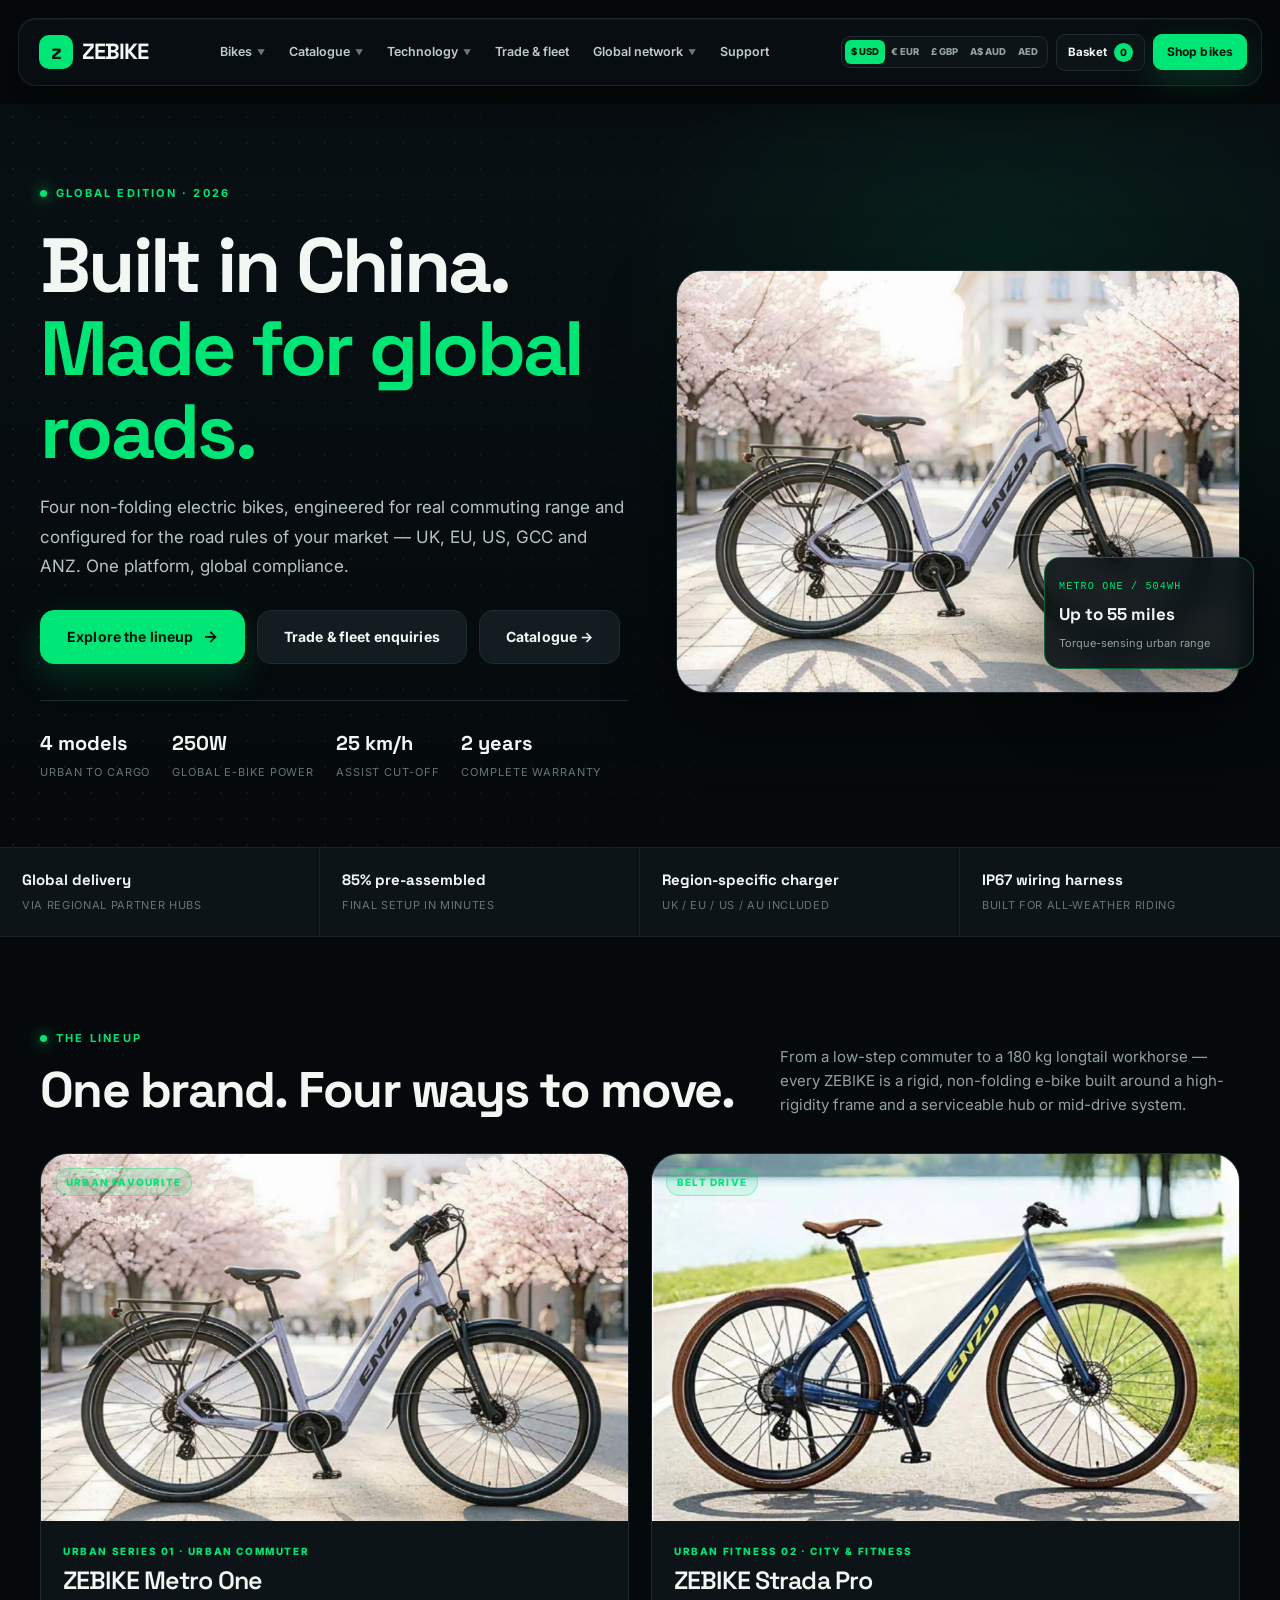
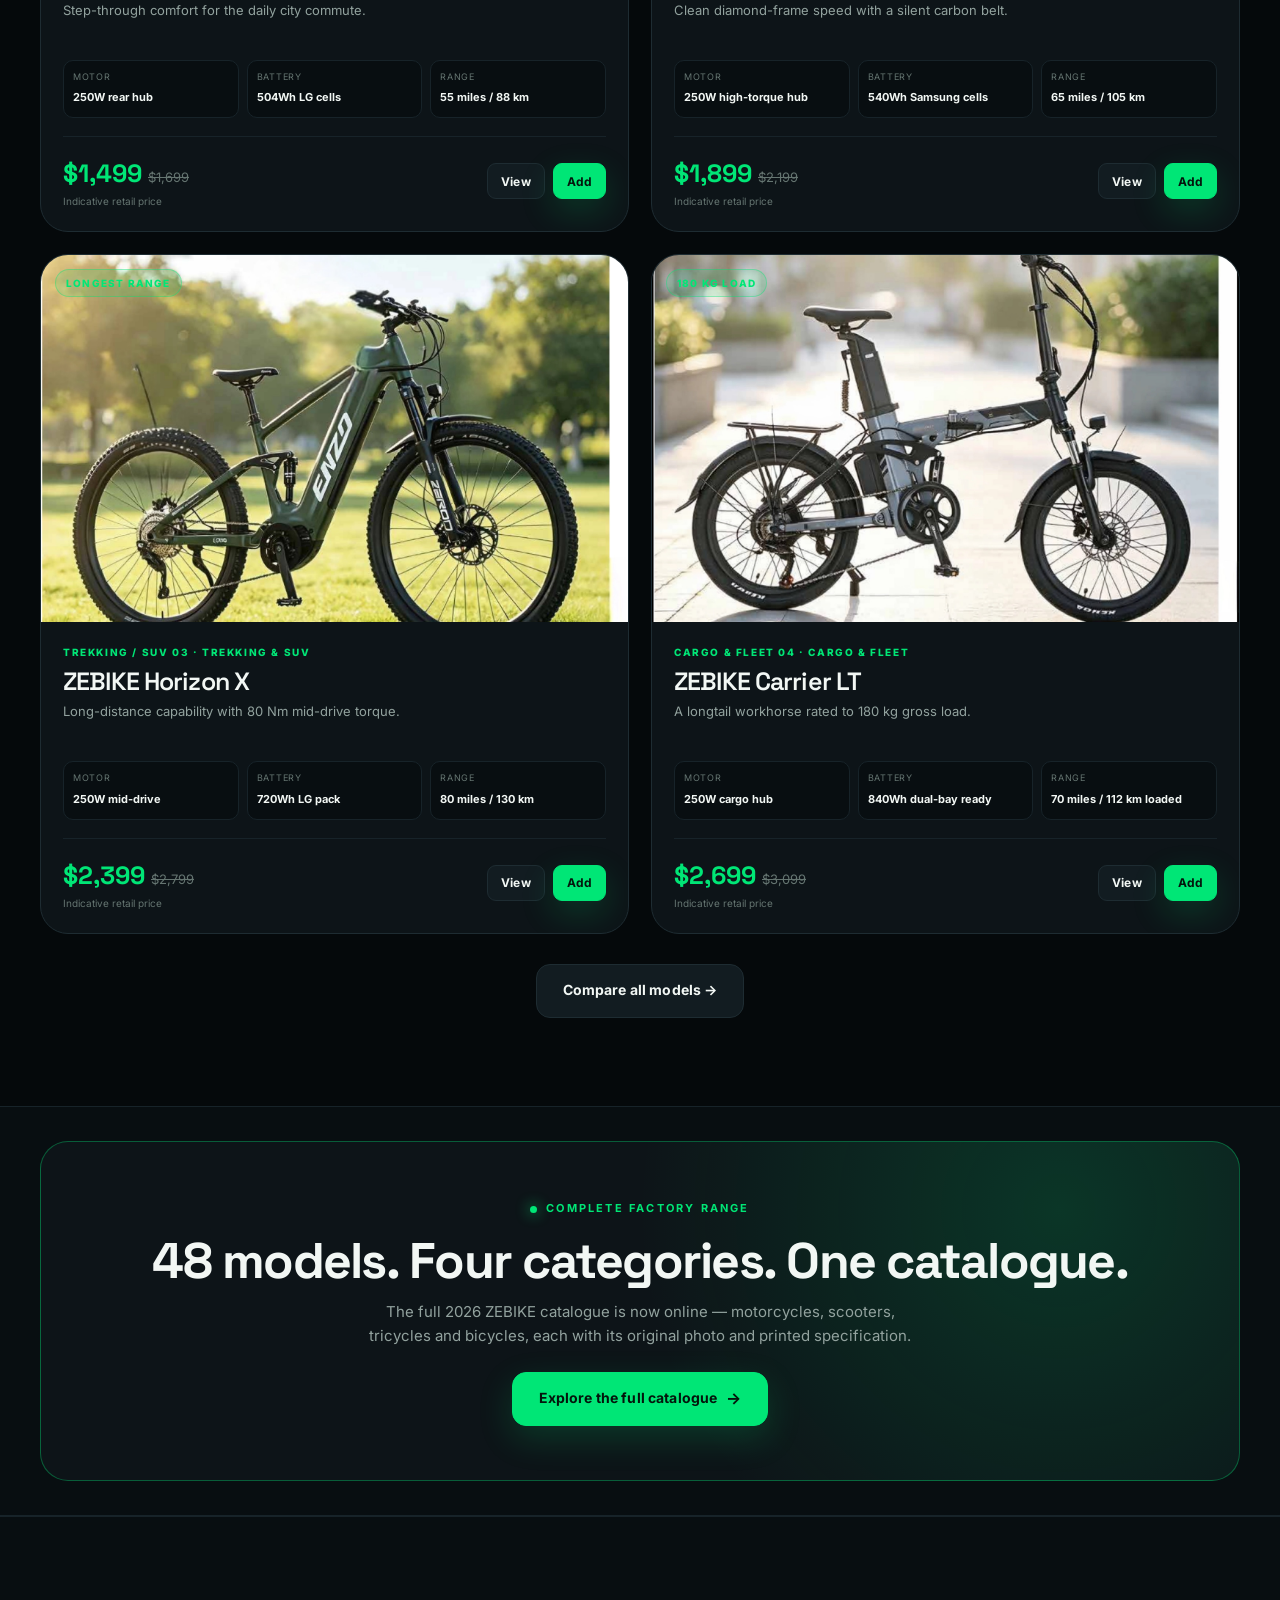
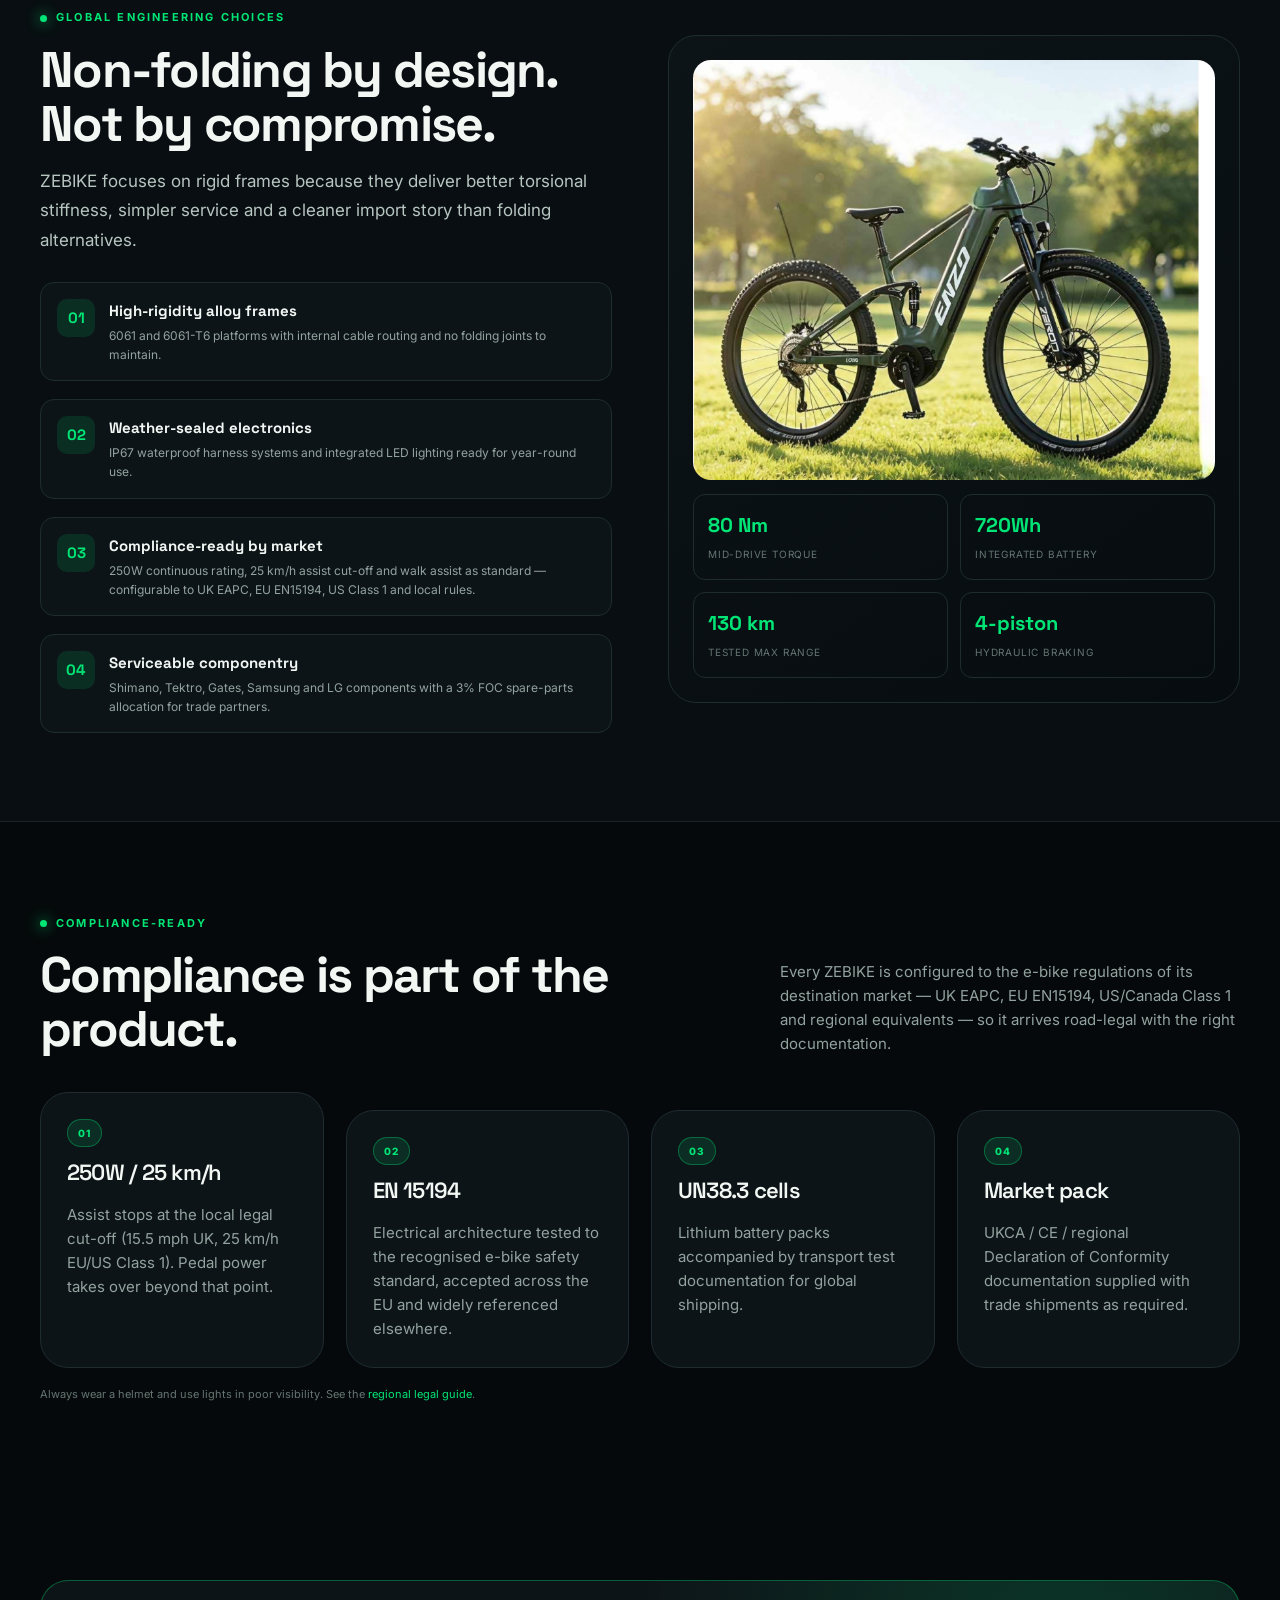
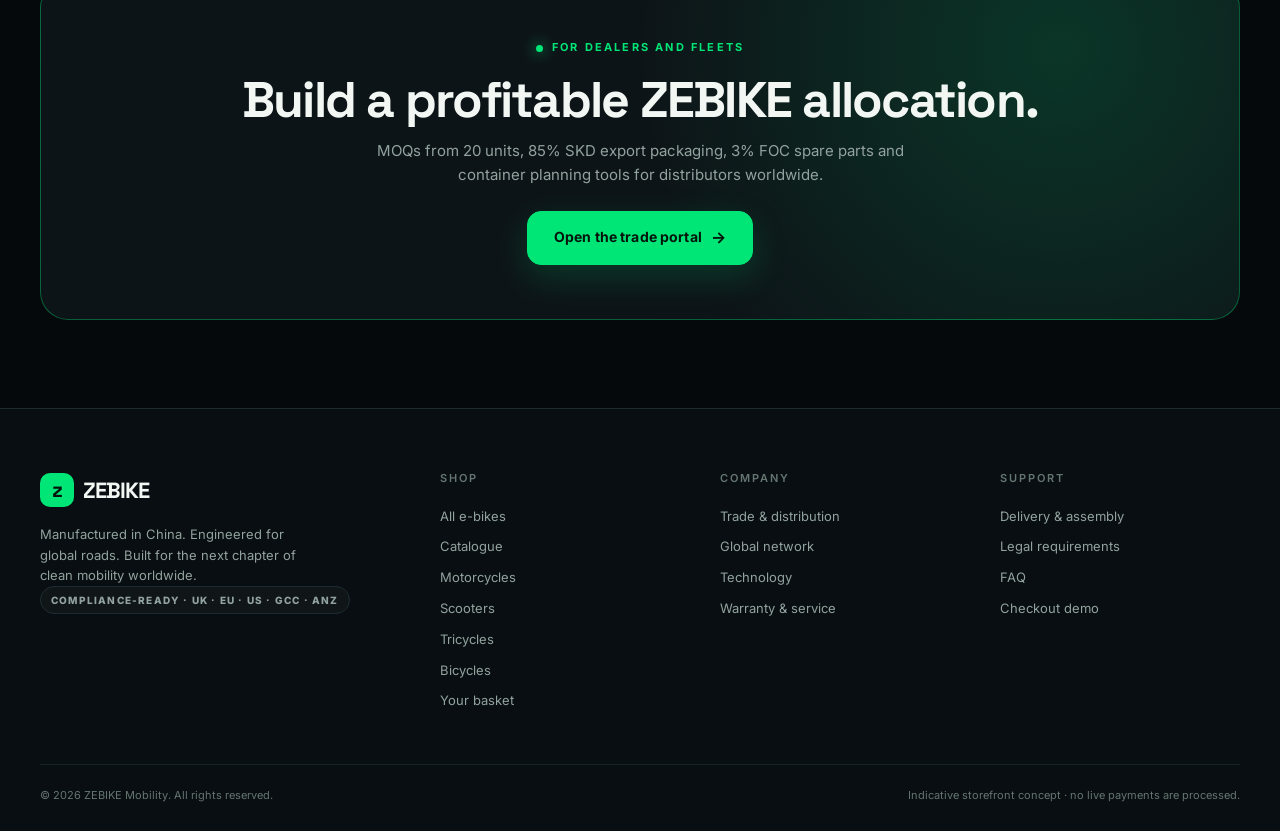
<file: index.html>
<!DOCTYPE html>
<html lang="en">
<head>
  <meta charset="UTF-8">
  <meta name="viewport" content="width=device-width, initial-scale=1.0">
  <meta name="description" content="ZEBIKE electric bikes — manufactured in China and engineered for global roads. Compliance-ready for UK, EU, US, GCC and ANZ markets. Explore the lineup.">
  <title>ZEBIKE E-Bikes | Built in China, Made for Global Roads</title>
  <link rel="stylesheet" href="assets/css/style.css">
</head>
<body>
  <div id="siteHeaderMount"></div>
  <main>
    <section class="hero">
      <div class="container hero-grid">
        <div>
          <span class="eyebrow">Global edition · 2026</span>
          <h1>Built in China.<br><span>Made for global roads.</span></h1>
          <p class="lead">Four non-folding electric bikes, engineered for real commuting range and configured for the road rules of your market — UK, EU, US, GCC and ANZ. One platform, global compliance.</p>
          <div class="hero-cta">
            <a class="btn btn-primary btn-lg btn-arrow" href="bikes.html">Explore the lineup</a>
            <a class="btn btn-lg" href="trade.html">Trade & fleet enquiries</a>
            <a class="btn btn-lg" href="catalog.html">Catalogue →</a>
          </div>
          <div class="hero-proof">
            <div><strong>4 models</strong><span>Urban to cargo</span></div>
            <div><strong>250W</strong><span>Global e-bike power</span></div>
            <div><strong>25 km/h</strong><span>Assist cut-off</span></div>
            <div><strong>2 years</strong><span>Complete warranty</span></div>
          </div>
        </div>
        <div class="hero-visual">
          <img src="assets/images/metro-one-photo.jpg" alt="ZEBIKE Metro One electric city bike">
          <div class="float-card"><span class="mono">METRO ONE / 504WH</span><strong>Up to 55 miles</strong><span>Torque-sensing urban range</span></div>
        </div>
      </div>
    </section>

    <div class="info-strip">
      <div><strong>Global delivery</strong><span>Via regional partner hubs</span></div>
      <div><strong>85% pre-assembled</strong><span>Final setup in minutes</span></div>
      <div><strong>Region-specific charger</strong><span>UK / EU / US / AU included</span></div>
      <div><strong>IP67 wiring harness</strong><span>Built for all-weather riding</span></div>
    </div>

    <section class="section">
      <div class="container">
        <div class="section-head">
          <div><span class="eyebrow">The lineup</span><h2 class="section-title">One brand. Four ways to move.</h2></div>
          <p>From a low-step commuter to a 180 kg longtail workhorse — every ZEBIKE is a rigid, non-folding e-bike built around a high-rigidity frame and a serviceable hub or mid-drive system.</p>
        </div>
        <div class="product-grid" data-product-grid data-limit="4"></div>
        <div class="text-center" style="margin-top:30px"><a class="btn btn-lg" href="bikes.html">Compare all models →</a></div>
      </div>
    </section>

    <section class="section section-alt" style="padding-top:34px;padding-bottom:34px">
      <div class="container"><div class="cta-band" style="margin:0">
        <span class="eyebrow">Complete factory range</span>
        <h2 style="margin-top:14px">48 models. Four categories. One catalogue.</h2>
        <p>The full 2026 ZEBIKE catalogue is now online — motorcycles, scooters, tricycles and bicycles, each with its original photo and printed specification.</p>
        <a class="btn btn-primary btn-lg btn-arrow" href="catalog.html">Explore the full catalogue</a>
      </div></div>
    </section>

    <section class="section section-alt">
      <div class="container split">
        <div>
          <span class="eyebrow">Global engineering choices</span>
          <h2 style="margin-top:14px">Non-folding by design. Not by compromise.</h2>
          <p class="lead" style="margin-top:16px">ZEBIKE focuses on rigid frames because they deliver better torsional stiffness, simpler service and a cleaner import story than folding alternatives.</p>
          <div class="feature-list">
            <div class="feature-item"><span class="feature-icon">01</span><div><strong>High-rigidity alloy frames</strong><p>6061 and 6061-T6 platforms with internal cable routing and no folding joints to maintain.</p></div></div>
            <div class="feature-item"><span class="feature-icon">02</span><div><strong>Weather-sealed electronics</strong><p>IP67 waterproof harness systems and integrated LED lighting ready for year-round use.</p></div></div>
            <div class="feature-item"><span class="feature-icon">03</span><div><strong>Compliance-ready by market</strong><p>250W continuous rating, 25 km/h assist cut-off and walk assist as standard — configurable to UK EAPC, EU EN15194, US Class 1 and local rules.</p></div></div>
            <div class="feature-item"><span class="feature-icon">04</span><div><strong>Serviceable componentry</strong><p>Shimano, Tektro, Gates, Samsung and LG components with a 3% FOC spare-parts allocation for trade partners.</p></div></div>
          </div>
        </div>
        <div class="visual-panel">
          <img src="assets/images/horizon-x-photo.jpg" alt="ZEBIKE Horizon X trekking e-bike">
          <div class="visual-panel-grid">
            <div class="mini-stat"><strong>80 Nm</strong><span>Mid-drive torque</span></div>
            <div class="mini-stat"><strong>720Wh</strong><span>Integrated battery</span></div>
            <div class="mini-stat"><strong>130 km</strong><span>Tested max range</span></div>
            <div class="mini-stat"><strong>4-piston</strong><span>Hydraulic braking</span></div>
          </div>
        </div>
      </div>
    </section>

    <section class="section">
      <div class="container">
        <div class="section-head">
          <div><span class="eyebrow">Compliance-ready</span><h2 class="section-title">Compliance is part of the product.</h2></div>
          <p>Every ZEBIKE is configured to the e-bike regulations of its destination market — UK EAPC, EU EN15194, US/Canada Class 1 and regional equivalents — so it arrives road-legal with the right documentation.</p>
        </div>
        <div class="grid grid-4">
          <div class="form-card"><span class="badge">01</span><h3 style="margin-top:14px">250W / 25 km/h</h3><p style="margin-top:8px">Assist stops at the local legal cut-off (15.5 mph UK, 25 km/h EU/US Class 1). Pedal power takes over beyond that point.</p></div>
          <div class="form-card"><span class="badge">02</span><h3 style="margin-top:14px">EN 15194</h3><p style="margin-top:8px">Electrical architecture tested to the recognised e-bike safety standard, accepted across the EU and widely referenced elsewhere.</p></div>
          <div class="form-card"><span class="badge">03</span><h3 style="margin-top:14px">UN38.3 cells</h3><p style="margin-top:8px">Lithium battery packs accompanied by transport test documentation for global shipping.</p></div>
          <div class="form-card"><span class="badge">04</span><h3 style="margin-top:14px">Market pack</h3><p style="margin-top:8px">UKCA / CE / regional Declaration of Conformity documentation supplied with trade shipments as required.</p></div>
        </div>
        <p class="form-note" style="margin-top:18px">Always wear a helmet and use lights in poor visibility. See the <a class="accent" href="support.html#eapc">regional legal guide</a>.</p>
      </div>
    </section>


    <section class="section">
      <div class="container">
        <div class="cta-band">
          <span class="eyebrow">For dealers and fleets</span>
          <h2 style="margin-top:14px">Build a profitable ZEBIKE allocation.</h2>
          <p>MOQs from 20 units, 85% SKD export packaging, 3% FOC spare parts and container planning tools for distributors worldwide.</p>
          <a class="btn btn-primary btn-lg btn-arrow" href="trade.html">Open the trade portal</a>
        </div>
      </div>
    </section>
  </main>
  <div id="siteFooterMount"></div>
  <script src="assets/js/products.js"></script>
  <script src="assets/js/app.js"></script>
</body>
</html>
</file>
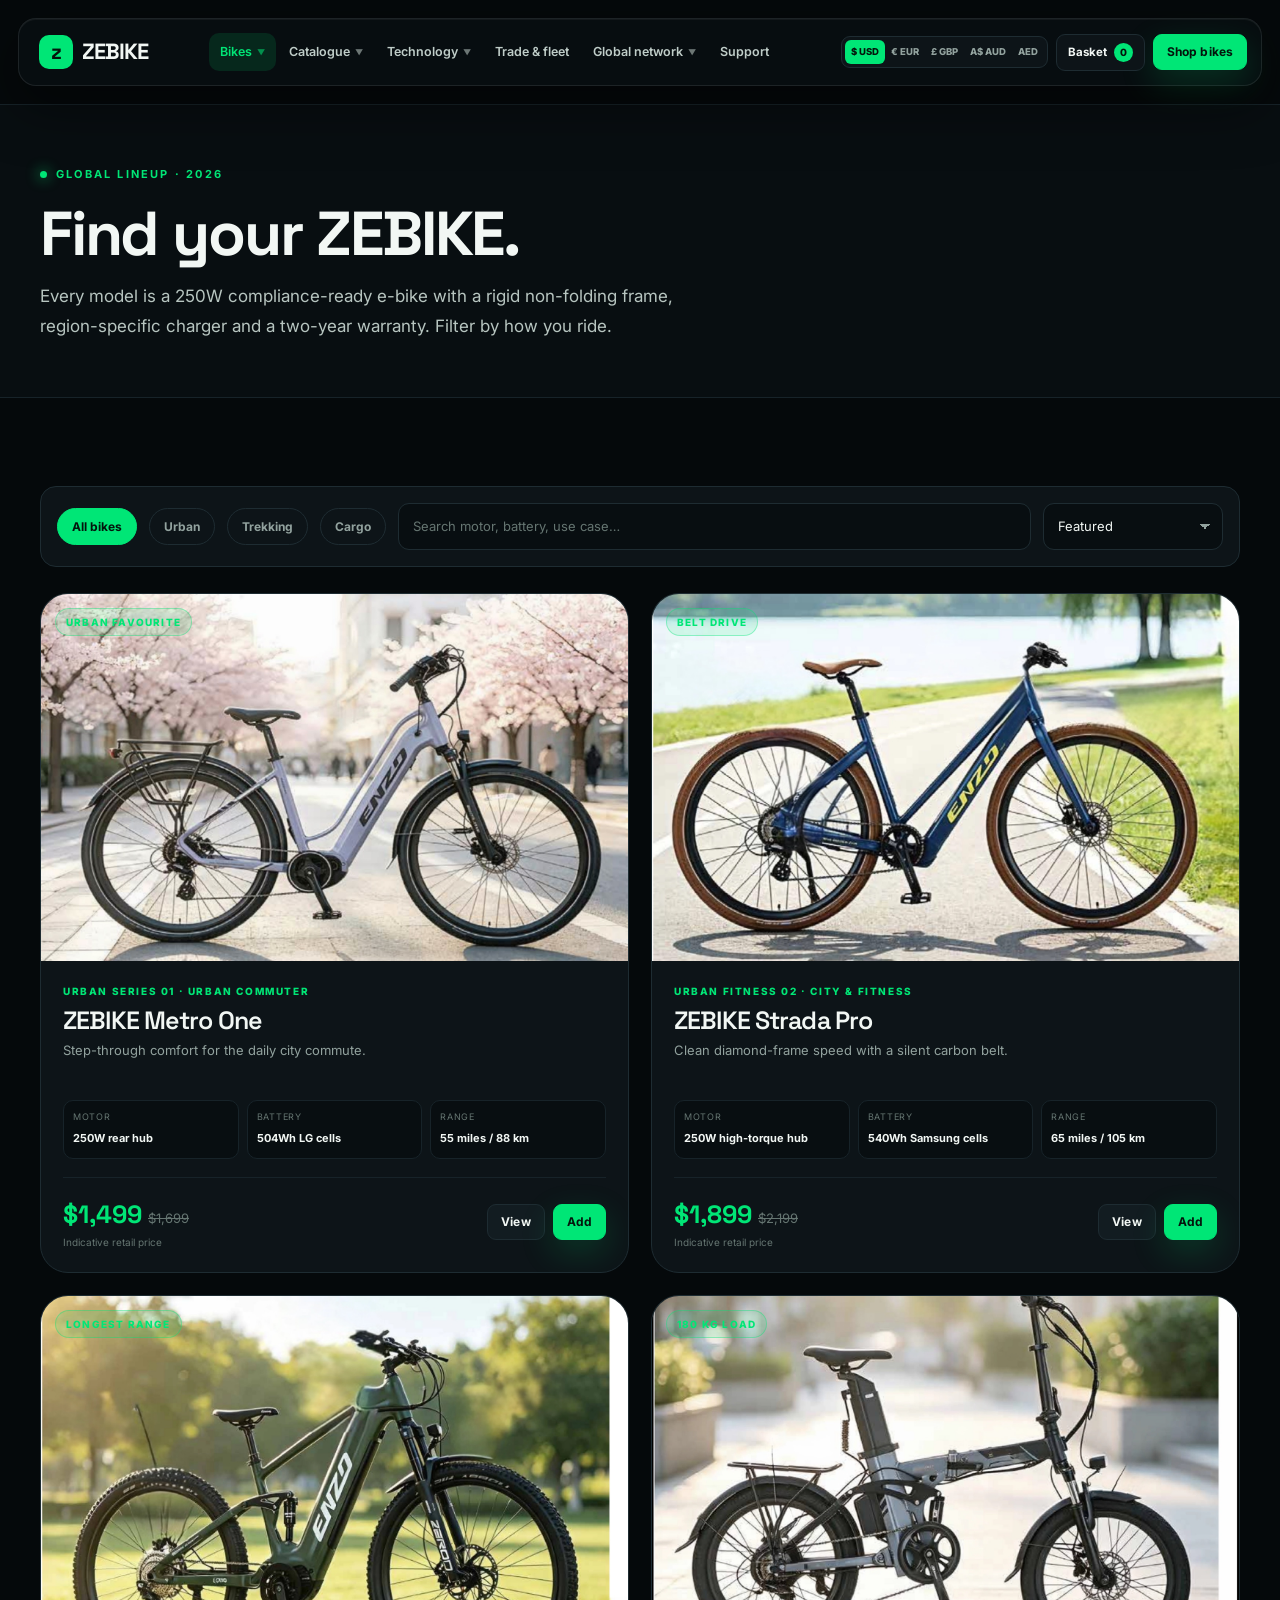
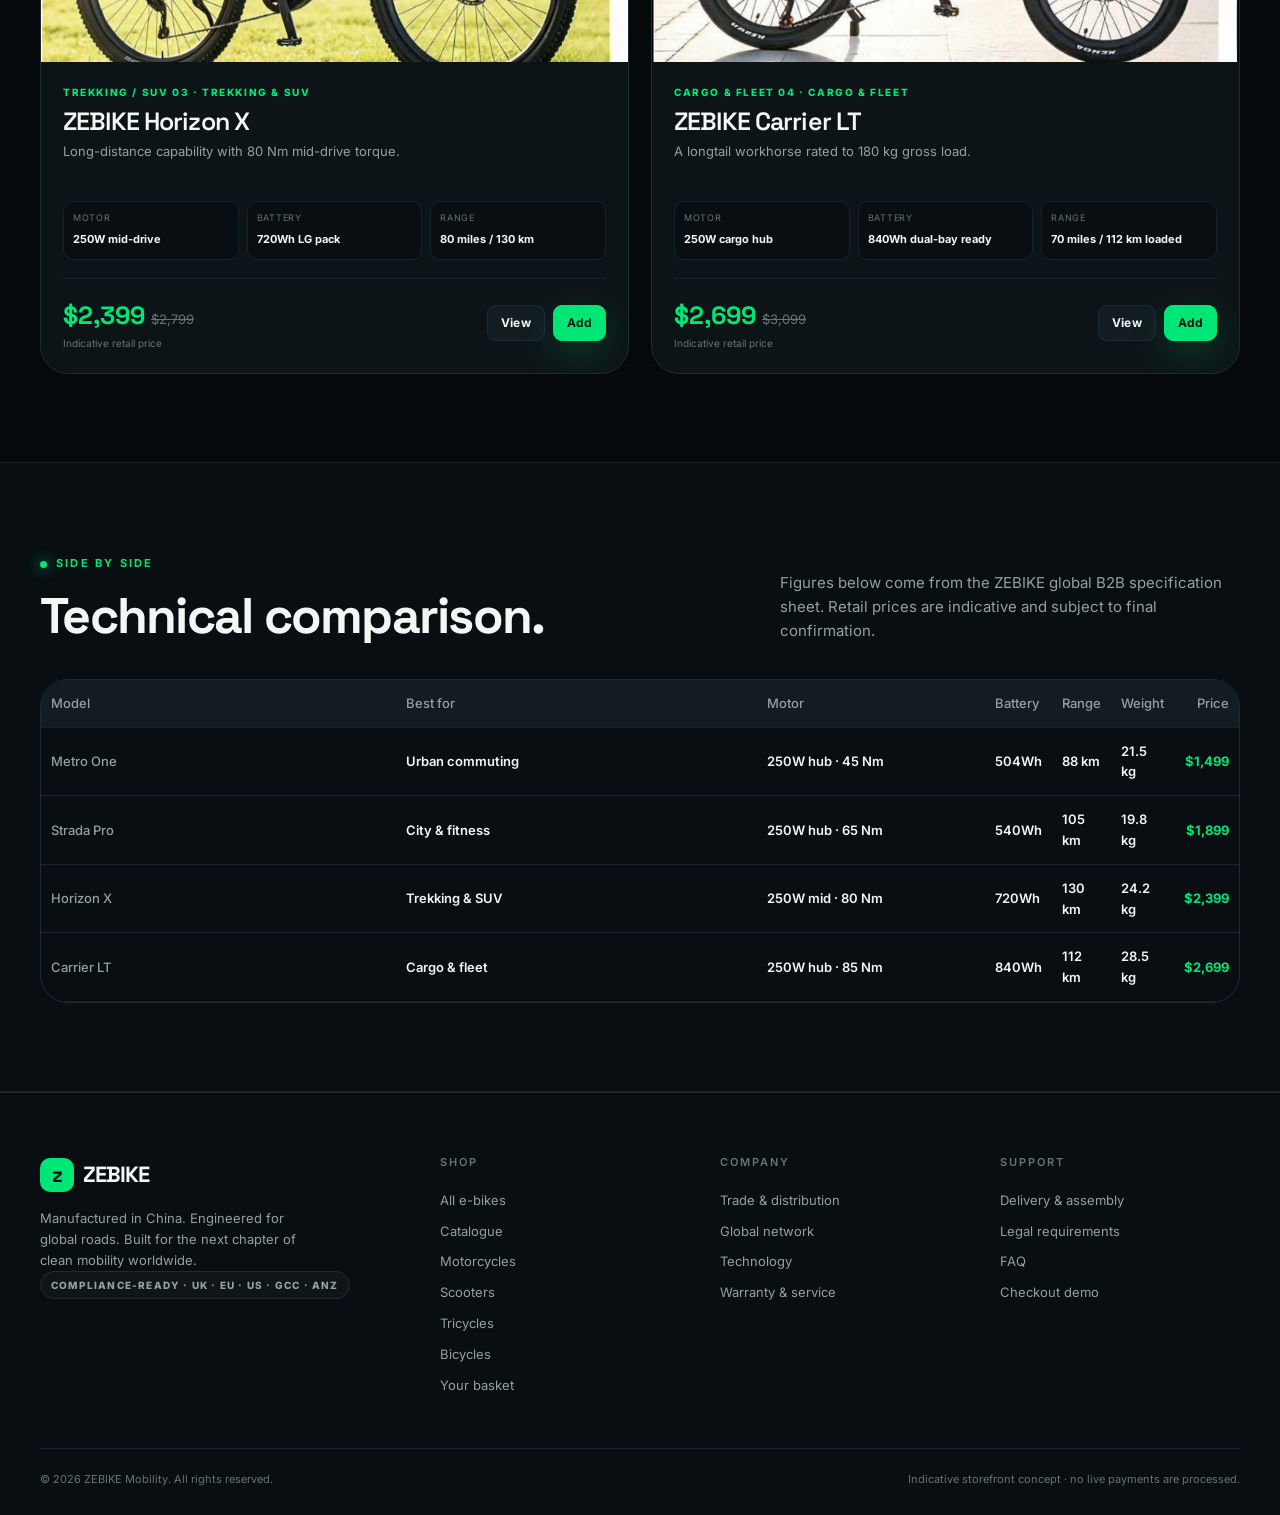
<file: bikes.html>
<!DOCTYPE html>
<html lang="en">
<head>
  <meta charset="UTF-8">
  <meta name="viewport" content="width=device-width, initial-scale=1.0">
  <meta name="description" content="Compare all four ZEBIKE electric bikes: Metro One, Strada Pro, Horizon X and Carrier LT.">
  <title>All E-Bikes | ZEBIKE</title>
  <link rel="stylesheet" href="assets/css/style.css">
</head>
<body>
  <div id="siteHeaderMount"></div>
  <main>
    <section class="section-sm section-alt">
      <div class="container">
        <span class="eyebrow">Global lineup · 2026</span>
        <h1 style="font-size:clamp(38px,5vw,62px);margin-top:16px">Find your ZEBIKE.</h1>
        <p class="lead" style="margin-top:14px">Every model is a 250W compliance-ready e-bike with a rigid non-folding frame, region-specific charger and a two-year warranty. Filter by how you ride.</p>
      </div>
    </section>

    <section class="section">
      <div class="container">
        <div class="filters">
          <button class="filter-btn active" data-category="all">All bikes</button>
          <button class="filter-btn" data-category="urban">Urban</button>
          <button class="filter-btn" data-category="trekking">Trekking</button>
          <button class="filter-btn" data-category="cargo">Cargo</button>
          <div class="search-box"><input class="input" id="productSearch" type="search" placeholder="Search motor, battery, use case…"></div>
          <select class="select" id="productSort" style="max-width:180px">
            <option value="featured">Featured</option>
            <option value="low">Price: low to high</option>
            <option value="high">Price: high to low</option>
            <option value="name">Name A–Z</option>
          </select>
        </div>

        <div class="product-grid" data-product-grid data-filterable></div>
      </div>
    </section>

    <section class="section section-alt">
      <div class="container">
        <div class="section-head">
          <div><span class="eyebrow">Side by side</span><h2 class="section-title">Technical comparison.</h2></div>
          <p>Figures below come from the ZEBIKE global B2B specification sheet. Retail prices are indicative and subject to final confirmation.</p>
        </div>
        <div style="overflow-x:auto;border:1px solid var(--line);border-radius:var(--radius-lg)">
          <table class="spec-table" style="min-width:900px">
            <thead><tr style="background:var(--surface-2)"><th>Model</th><th>Best for</th><th>Motor</th><th>Battery</th><th>Range</th><th>Weight</th><th style="text-align:right">Price</th></tr></thead>
            <tbody>
              <tr><th>Metro One</th><td>Urban commuting</td><td>250W hub · 45 Nm</td><td>504Wh</td><td>88 km</td><td>21.5 kg</td><td style="text-align:right;color:var(--accent);font-weight:700" data-price-id="metro-one">$1,499</td></tr>
              <tr><th>Strada Pro</th><td>City & fitness</td><td>250W hub · 65 Nm</td><td>540Wh</td><td>105 km</td><td>19.8 kg</td><td style="text-align:right;color:var(--accent);font-weight:700" data-price-id="strada-pro">$1,899</td></tr>
              <tr><th>Horizon X</th><td>Trekking & SUV</td><td>250W mid · 80 Nm</td><td>720Wh</td><td>130 km</td><td>24.2 kg</td><td style="text-align:right;color:var(--accent);font-weight:700" data-price-id="horizon-x">$2,399</td></tr>
              <tr><th>Carrier LT</th><td>Cargo & fleet</td><td>250W hub · 85 Nm</td><td>840Wh</td><td>112 km</td><td>28.5 kg</td><td style="text-align:right;color:var(--accent);font-weight:700" data-price-id="carrier-lt">$2,699</td></tr>
            </tbody>
          </table>
        </div>
      </div>
    </section>
  </main>
  <div id="siteFooterMount"></div>
  <script src="assets/js/products.js"></script>
  <script src="assets/js/app.js"></script>
</body>
</html>
</file>
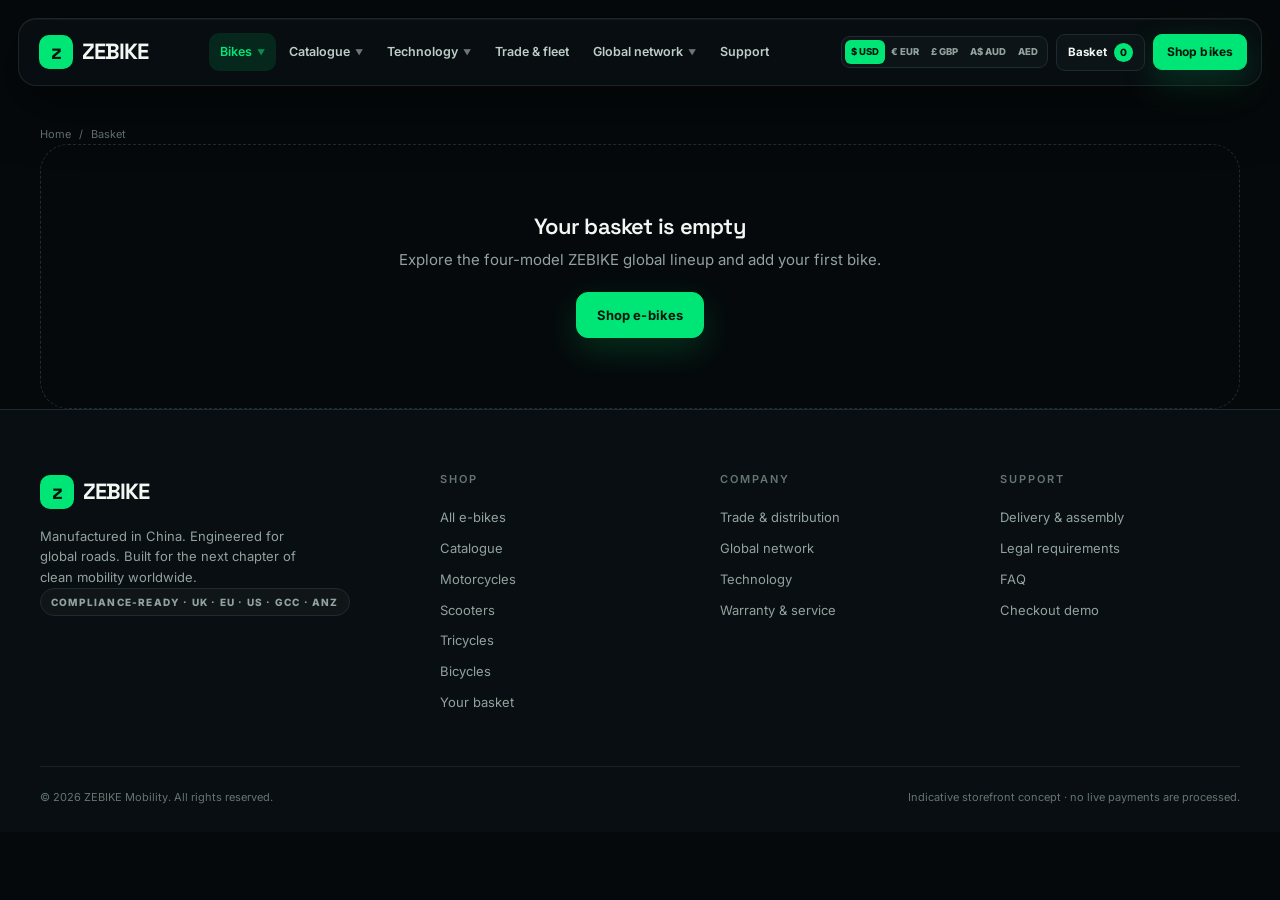
<file: cart.html>
<!DOCTYPE html>
<html lang="en">
<head>
  <meta charset="UTF-8">
  <meta name="viewport" content="width=device-width, initial-scale=1.0">
  <title>Basket | ZEBIKE E-Bikes</title>
  <link rel="stylesheet" href="assets/css/style.css">
</head>
<body>
  <div id="siteHeaderMount"></div>
  <main class="container">
    <div class="breadcrumb"><a href="index.html">Home</a><span>/</span><span>Basket</span></div>
    <div id="cartRoot"></div>
  </main>
  <div id="siteFooterMount"></div>
  <script src="assets/js/products.js"></script>
  <script src="assets/js/app.js"></script>
</body>
</html>
</file>
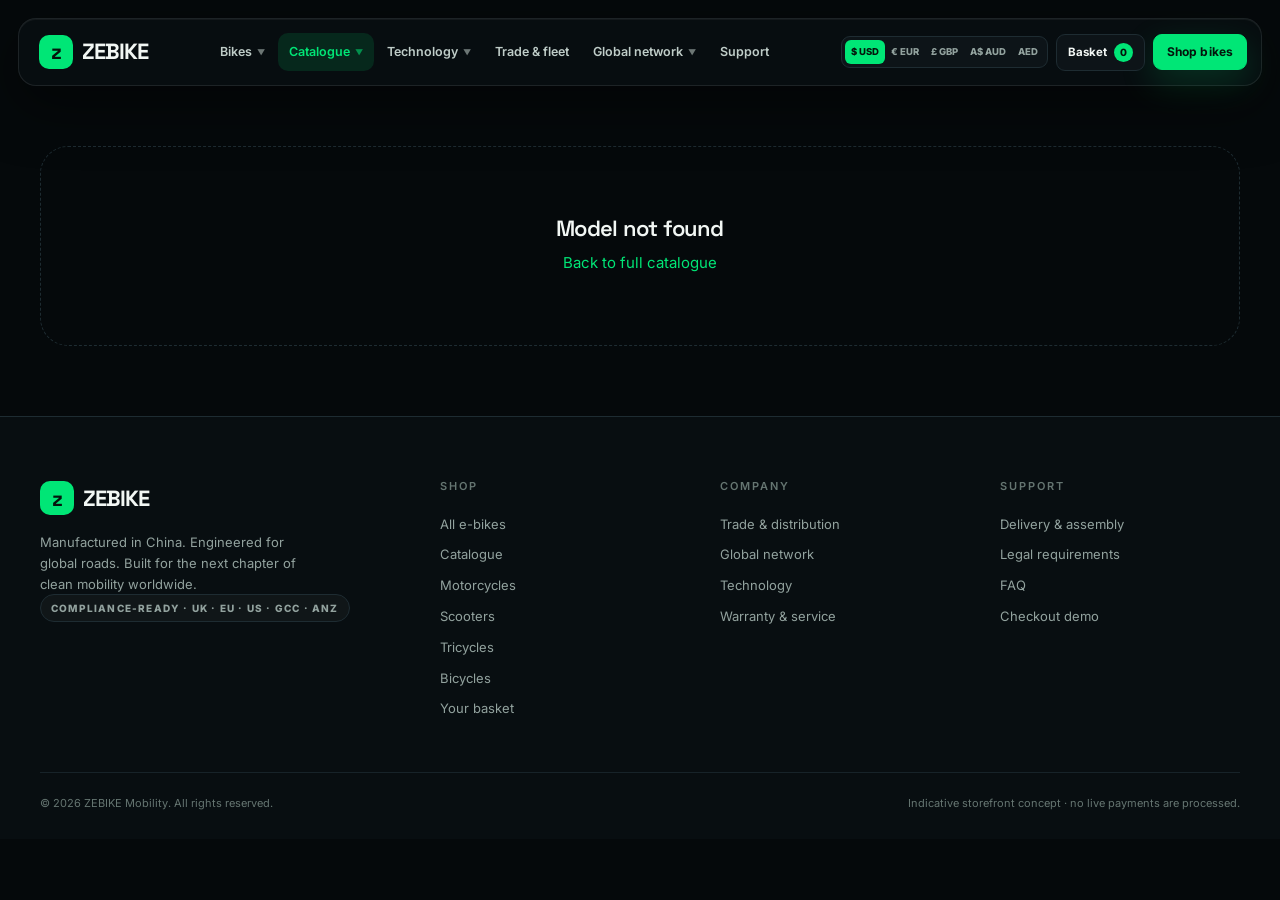
<file: catalog-model.html>
<!DOCTYPE html>
<html lang="en">
<head>
  <meta charset="UTF-8">
  <meta name="viewport" content="width=device-width, initial-scale=1.0">
  <meta name="description" content="ZEBIKE 2026 catalogue model specification.">
  <title>ZEBIKE Catalogue Model</title>
  <link rel="stylesheet" href="assets/css/style.css">
</head>
<body>
  <div id="siteHeaderMount"></div>
  <main class="container" style="padding-top:42px;padding-bottom:70px">
    <div id="catalogModelRoot"></div>
  </main>
  <div id="siteFooterMount"></div>
  <script src="assets/js/products.js"></script>
  <script src="assets/js/app.js"></script>
  <script src="assets/js/catalog.js"></script>
  <script src="assets/js/catalog-app.js"></script>
</body>
</html>
</file>
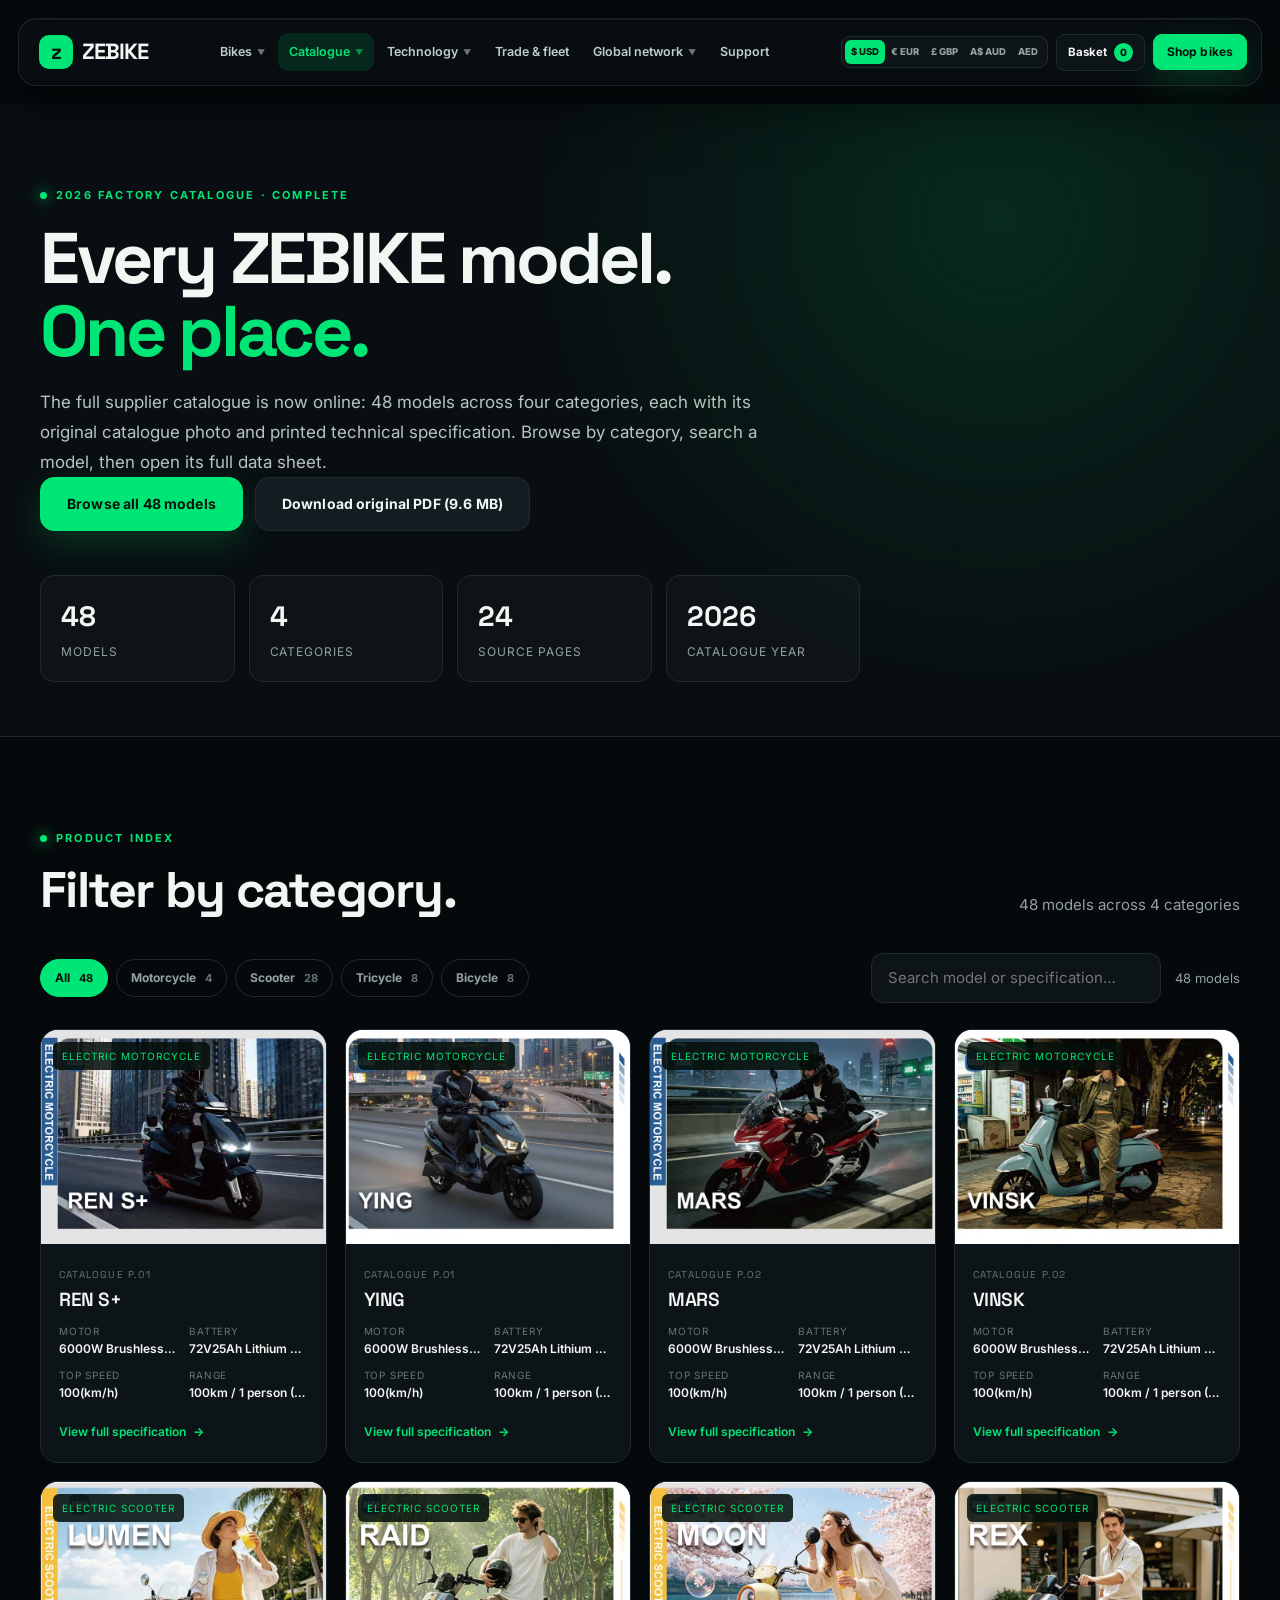
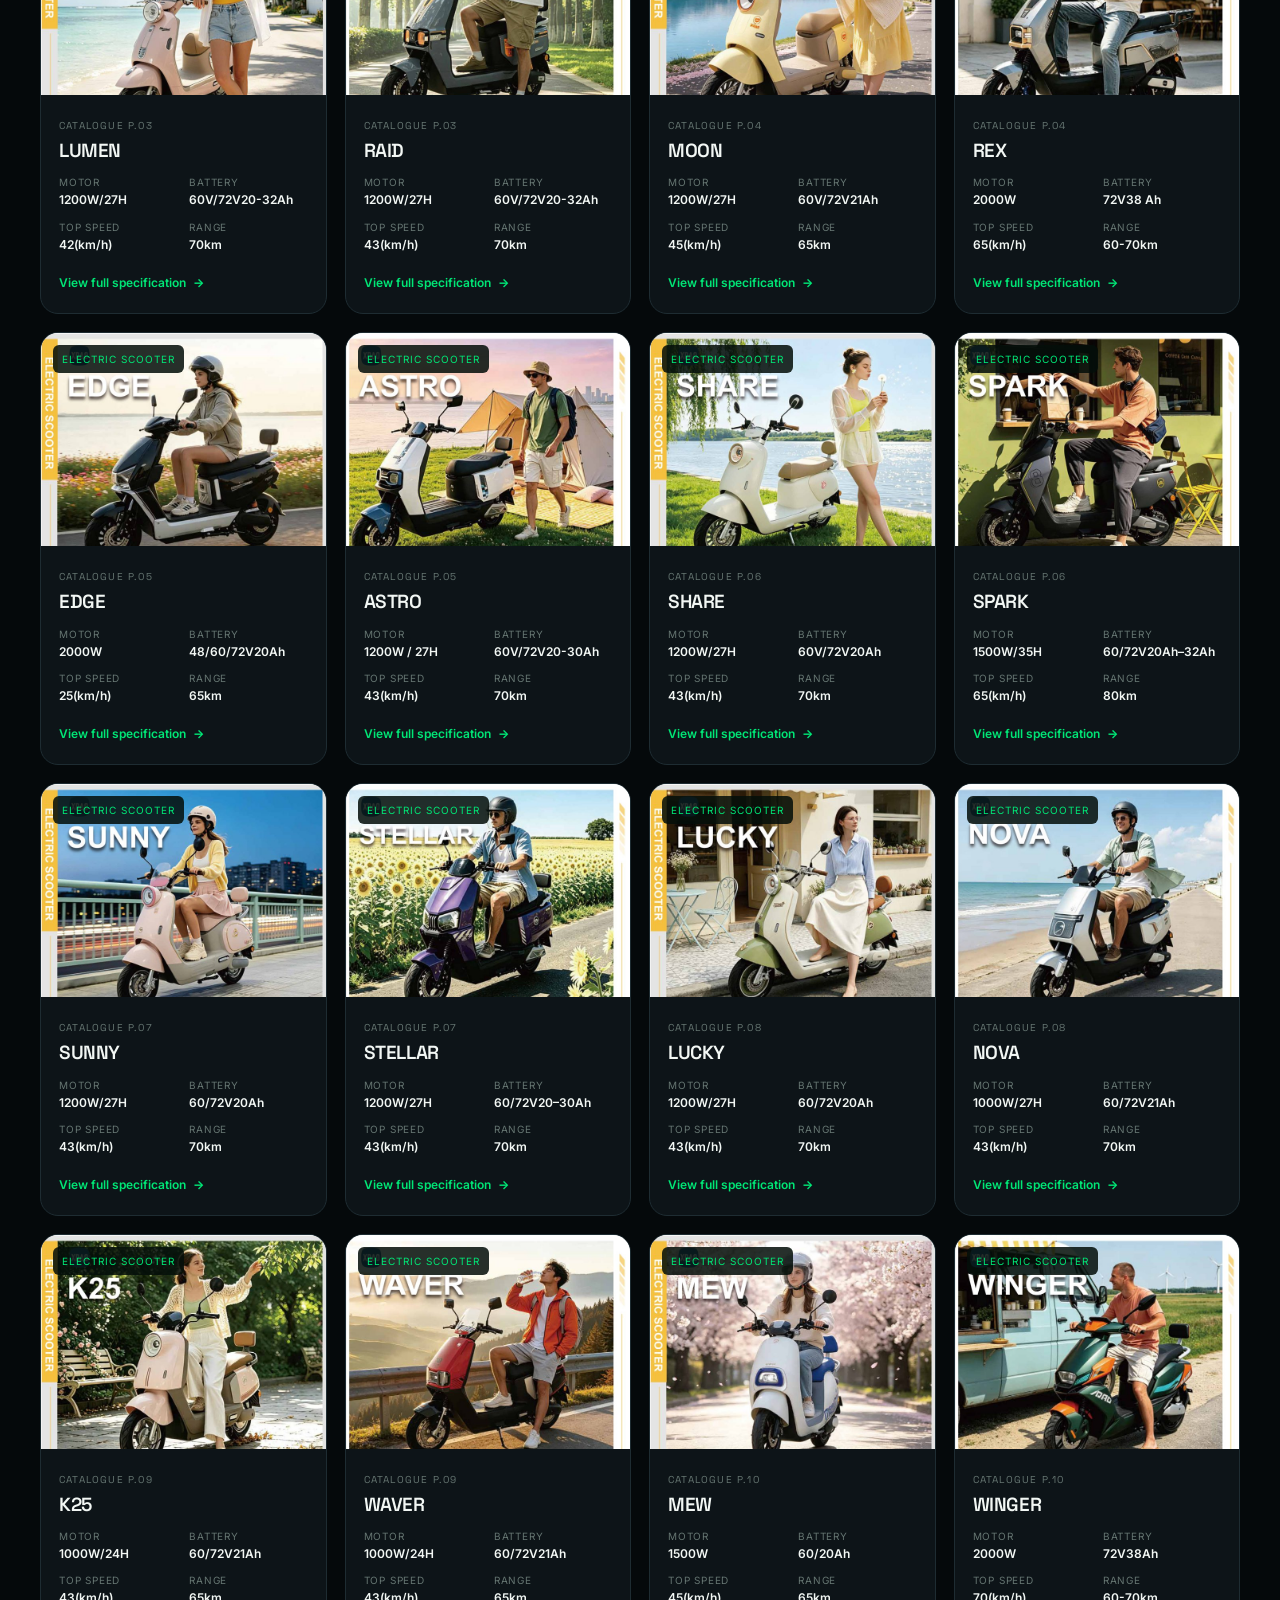
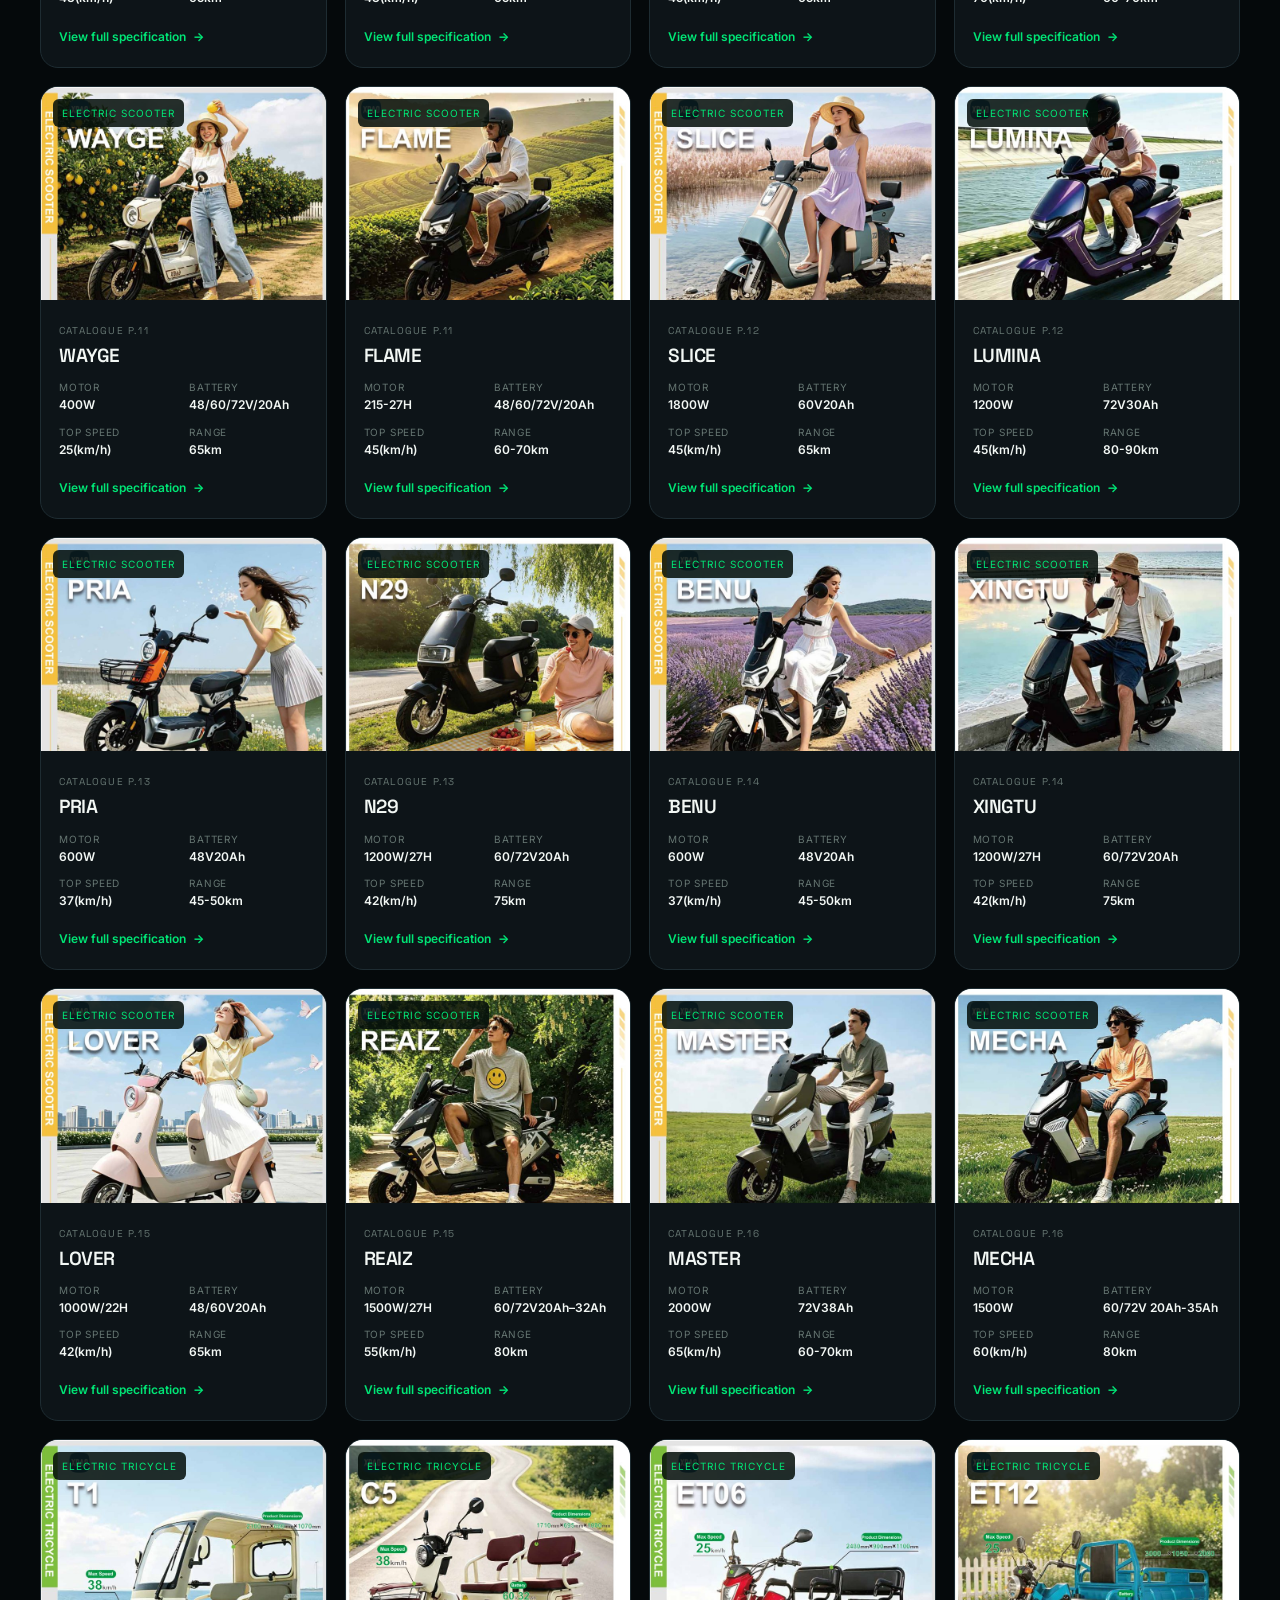
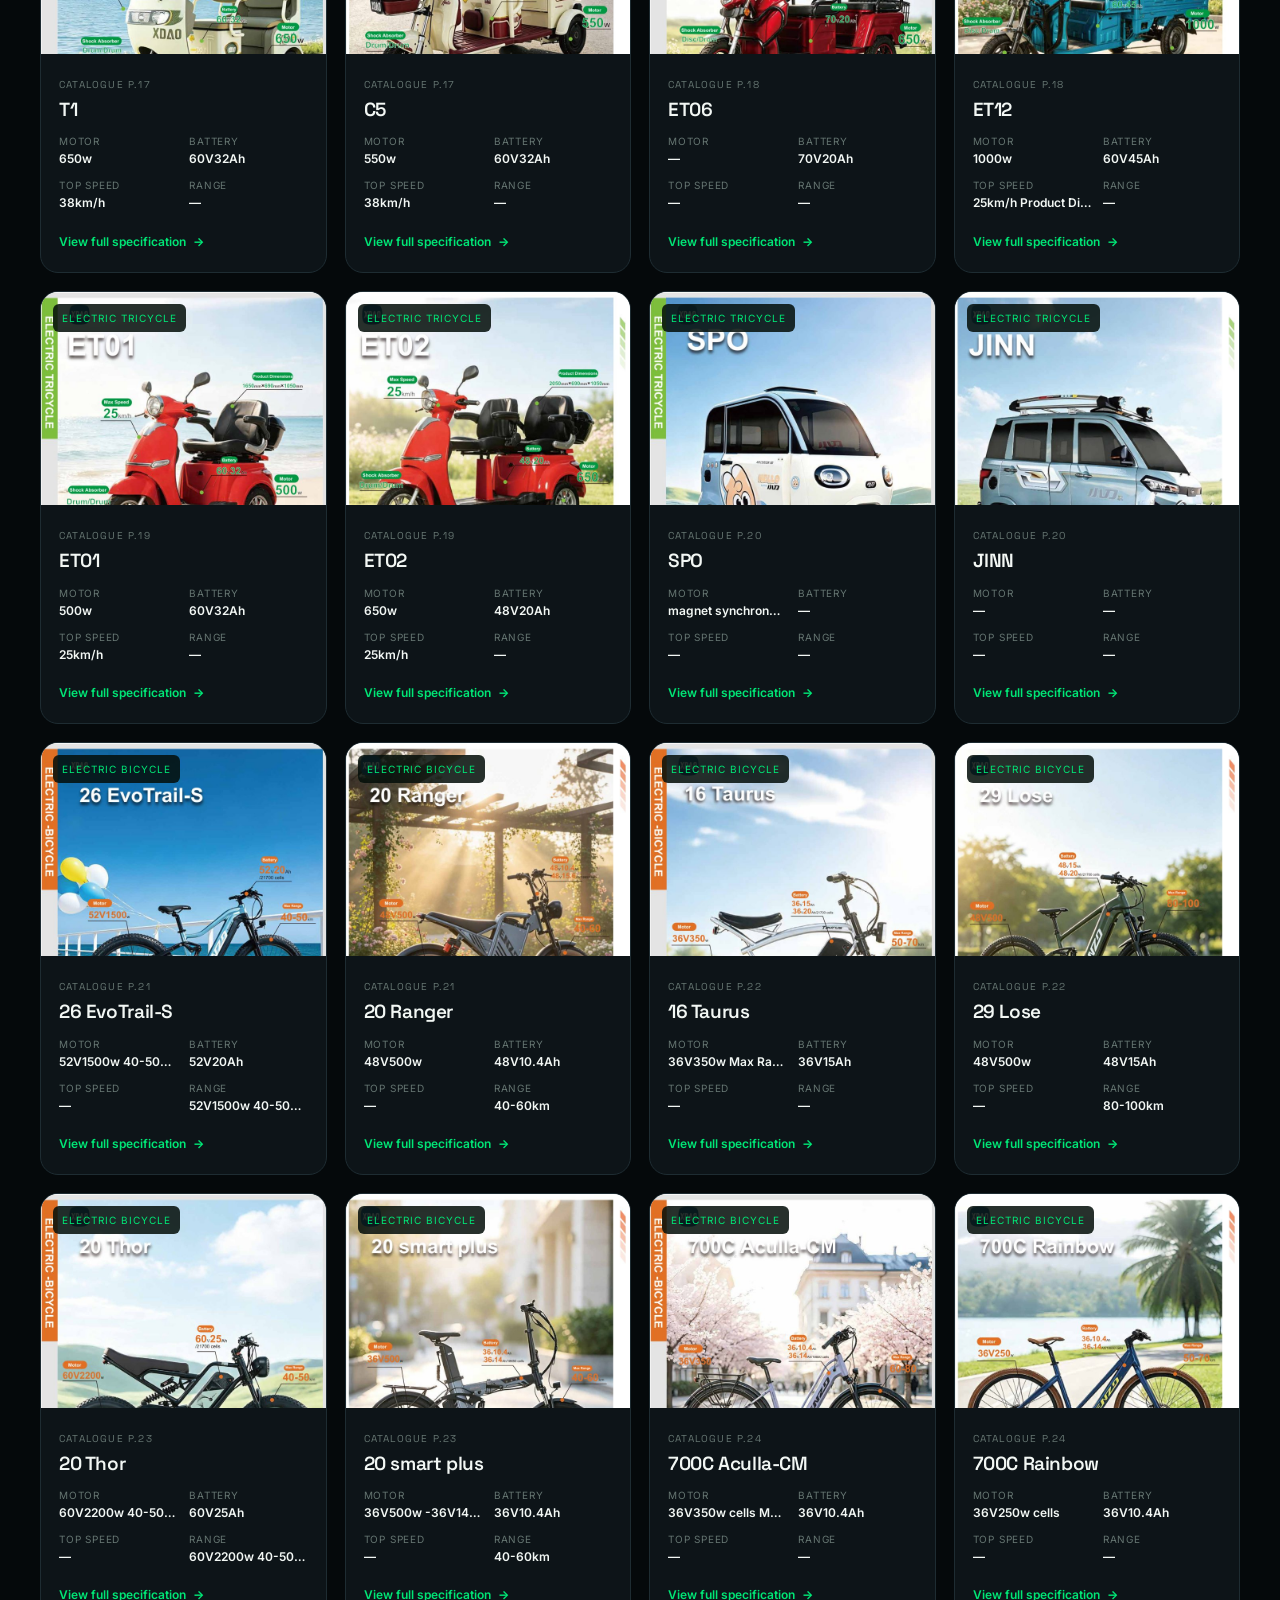
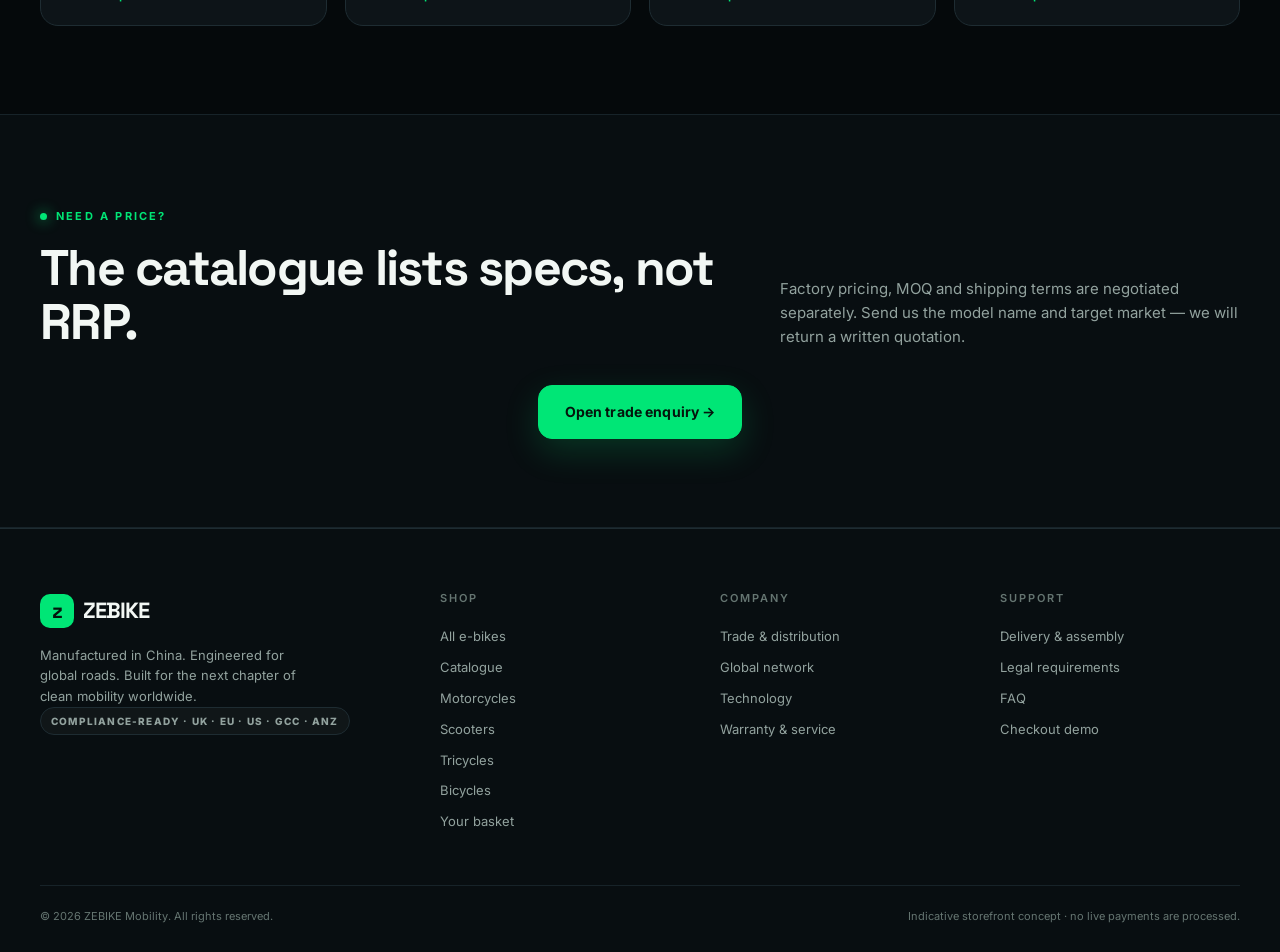
<file: catalog.html>
<!DOCTYPE html>
<html lang="en">
<head>
  <meta charset="UTF-8">
  <meta name="viewport" content="width=device-width, initial-scale=1.0">
  <meta name="description" content="ZEBIKE 2026 full factory catalogue — 48 electric motorcycles, scooters, tricycles and bicycles, sorted by category and model.">
  <title>Catalogue | ZEBIKE Electric Mobility</title>
  <link rel="stylesheet" href="assets/css/style.css">
</head>
<body>
  <div id="siteHeaderMount"></div>
  <main>
    <section class="catalog-hero">
      <div class="container">
        <span class="eyebrow">2026 factory catalogue · complete</span>
        <h1>Every ZEBIKE model.<br><span>One place.</span></h1>
        <p class="lead">The full supplier catalogue is now online: 48 models across four categories, each with its original catalogue photo and printed technical specification. Browse by category, search a model, then open its full data sheet.</p>
        <div class="hero-cta">
          <a class="btn btn-primary btn-lg" href="#catalogBrowse">Browse all 48 models</a>
          <a class="btn btn-lg" href="assets/catalog/xdao-2026-catalog.pdf" target="_blank" rel="noopener">Download original PDF (9.6 MB)</a>
        </div>
        <div class="catalog-hero-stats">
          <div><strong>48</strong><span>Models</span></div>
          <div><strong>4</strong><span>Categories</span></div>
          <div><strong>24</strong><span>Source pages</span></div>
          <div><strong>2026</strong><span>Catalogue year</span></div>
        </div>
      </div>
    </section>

    <section class="section" id="catalogBrowse">
      <div class="container">
        <div class="section-head">
          <div><span class="eyebrow">Product index</span><h2 class="section-title">Filter by category.</h2></div>
          <p id="catalogCatNote">48 models across 4 categories</p>
        </div>
        <div class="catalog-toolbar">
          <div class="catalog-filters">
            <button class="filter-btn active" type="button" data-cat-filter="all">All <span>48</span></button>
            <button class="filter-btn" type="button" data-cat-filter="motorcycle">Motorcycle <span>4</span></button>
            <button class="filter-btn" type="button" data-cat-filter="scooter">Scooter <span>28</span></button>
            <button class="filter-btn" type="button" data-cat-filter="tricycle">Tricycle <span>8</span></button>
            <button class="filter-btn" type="button" data-cat-filter="bicycle">Bicycle <span>8</span></button>
          </div>
          <div class="catalog-search-wrap">
            <input id="catalogSearch" type="search" placeholder="Search model or specification…" aria-label="Search catalogue">
            <span id="catalogCount">48 models</span>
          </div>
        </div>
        <div class="catalog-grid" id="catalogGrid"></div>
      </div>
    </section>

    <section class="section section-alt">
      <div class="container">
        <div class="section-head">
          <div><span class="eyebrow">Need a price?</span><h2 class="section-title">The catalogue lists specs, not RRP.</h2></div>
          <p>Factory pricing, MOQ and shipping terms are negotiated separately. Send us the model name and target market — we will return a written quotation.</p>
        </div>
        <div class="text-center"><a class="btn btn-primary btn-lg" href="trade.html">Open trade enquiry →</a></div>
      </div>
    </section>
  </main>
  <div id="siteFooterMount"></div>
  <script src="assets/js/products.js"></script>
  <script src="assets/js/app.js"></script>
  <script src="assets/js/catalog.js"></script>
  <script src="assets/js/catalog-app.js"></script>
</body>
</html>
</file>
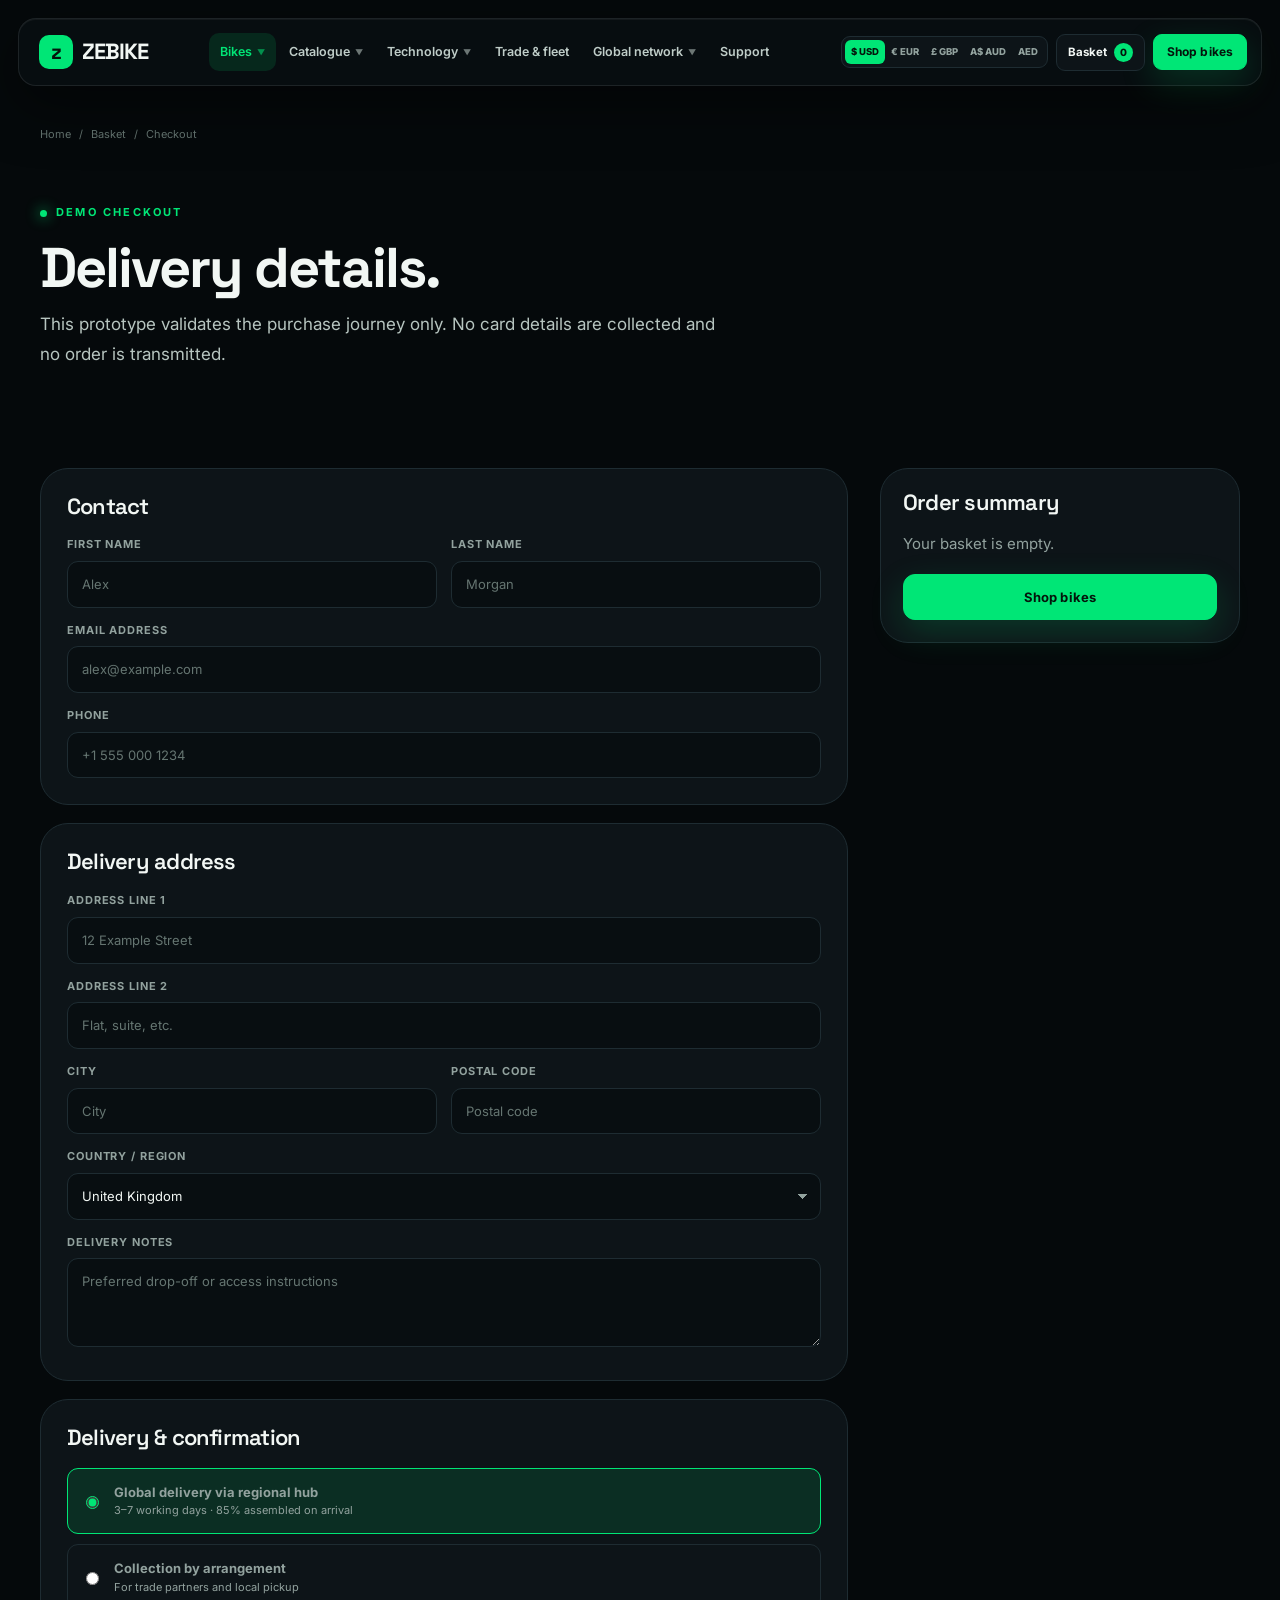
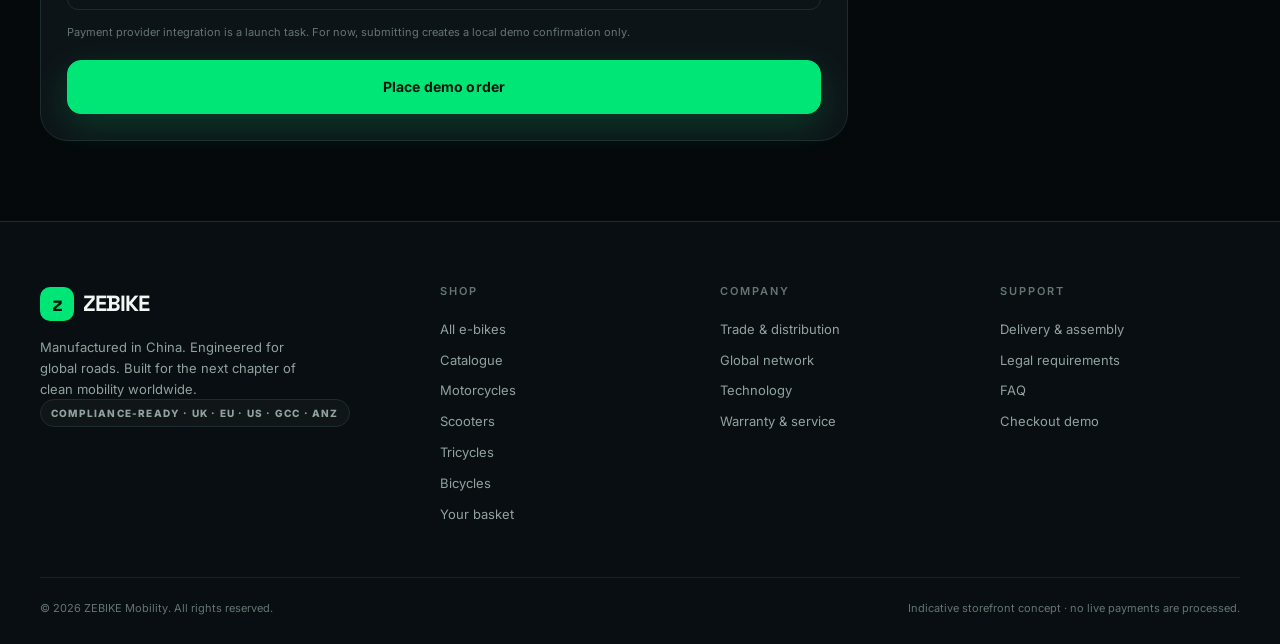
<file: checkout.html>
<!DOCTYPE html>
<html lang="en">
<head>
  <meta charset="UTF-8">
  <meta name="viewport" content="width=device-width, initial-scale=1.0">
  <title>Checkout Demo | ZEBIKE E-Bikes</title>
  <link rel="stylesheet" href="assets/css/style.css">
</head>
<body>
  <div id="siteHeaderMount"></div>
  <main class="container">
    <div class="breadcrumb"><a href="index.html">Home</a><span>/</span><a href="cart.html">Basket</a><span>/</span><span>Checkout</span></div>
    <section class="section-sm">
      <span class="eyebrow">Demo checkout</span>
      <h1 style="font-size:clamp(36px,5vw,56px);margin-top:14px">Delivery details.</h1>
      <p class="lead" style="margin-top:12px">This prototype validates the purchase journey only. No card details are collected and no order is transmitted.</p>
    </section>

    <div class="checkout-layout">
      <form id="checkoutForm">
        <div class="form-card">
          <h3>Contact</h3>
          <div class="form-grid">
            <label class="field"><span>First name</span><input class="input" name="firstName" required placeholder="Alex"></label>
            <label class="field"><span>Last name</span><input class="input" name="lastName" required placeholder="Morgan"></label>
            <label class="field full"><span>Email address</span><input class="input" type="email" name="email" required placeholder="alex@example.com"></label>
            <label class="field full"><span>Phone</span><input class="input" type="tel" name="phone" placeholder="+1 555 000 1234"></label>
          </div>
        </div>

        <div class="form-card">
          <h3>Delivery address</h3>
          <div class="form-grid">
            <label class="field full"><span>Address line 1</span><input class="input" name="address1" required placeholder="12 Example Street"></label>
            <label class="field full"><span>Address line 2</span><input class="input" name="address2" placeholder="Flat, suite, etc."></label>
            <label class="field"><span>City</span><input class="input" name="city" required placeholder="City"></label>
            <label class="field"><span>Postal code</span><input class="input" name="postcode" required placeholder="Postal code"></label>
            <label class="field full"><span>Country / region</span><select class="select" name="country"><option>United Kingdom</option><option>Ireland</option><option>Germany</option><option>Netherlands</option><option>France</option><option>Spain</option><option>Italy</option><option>United Arab Emirates</option><option>Saudi Arabia</option><option>Singapore</option><option>Australia</option><option>United States</option><option>Other</option></select></label>
            <label class="field full"><span>Delivery notes</span><textarea class="input" name="notes" rows="3" placeholder="Preferred drop-off or access instructions"></textarea></label>
          </div>
        </div>

        <div class="form-card">
          <h3>Delivery & confirmation</h3>
          <div class="radio-list">
            <label class="radio-item"><input type="radio" name="delivery" checked><span><strong>Global delivery via regional hub</strong><span>3–7 working days · 85% assembled on arrival</span></span></label>
            <label class="radio-item"><input type="radio" name="delivery"><span><strong>Collection by arrangement</strong><span>For trade partners and local pickup</span></span></label>
          </div>
          <p class="form-note">Payment provider integration is a launch task. For now, submitting creates a local demo confirmation only.</p>
          <button class="btn btn-primary btn-lg btn-block" style="margin-top:18px" type="submit">Place demo order</button>
        </div>
      </form>
      <div id="checkoutSummary"></div>
    </div>
  </main>

  <div id="confirmModal" class="modal-backdrop hidden">
    <div class="modal">
      <span class="eyebrow">Demo confirmation</span>
      <h3 style="margin-top:14px">Journey complete.</h3>
      <p>Your reference is <strong class="mono accent" id="confirmRef">ZEBIKE-ORD-000000</strong>. No payment was taken and no order was sent.</p>
      <button class="btn btn-primary" id="confirmClose">Return home</button>
    </div>
  </div>

  <div id="siteFooterMount"></div>
  <script src="assets/js/products.js"></script>
  <script src="assets/js/app.js"></script>
</body>
</html>
</file>
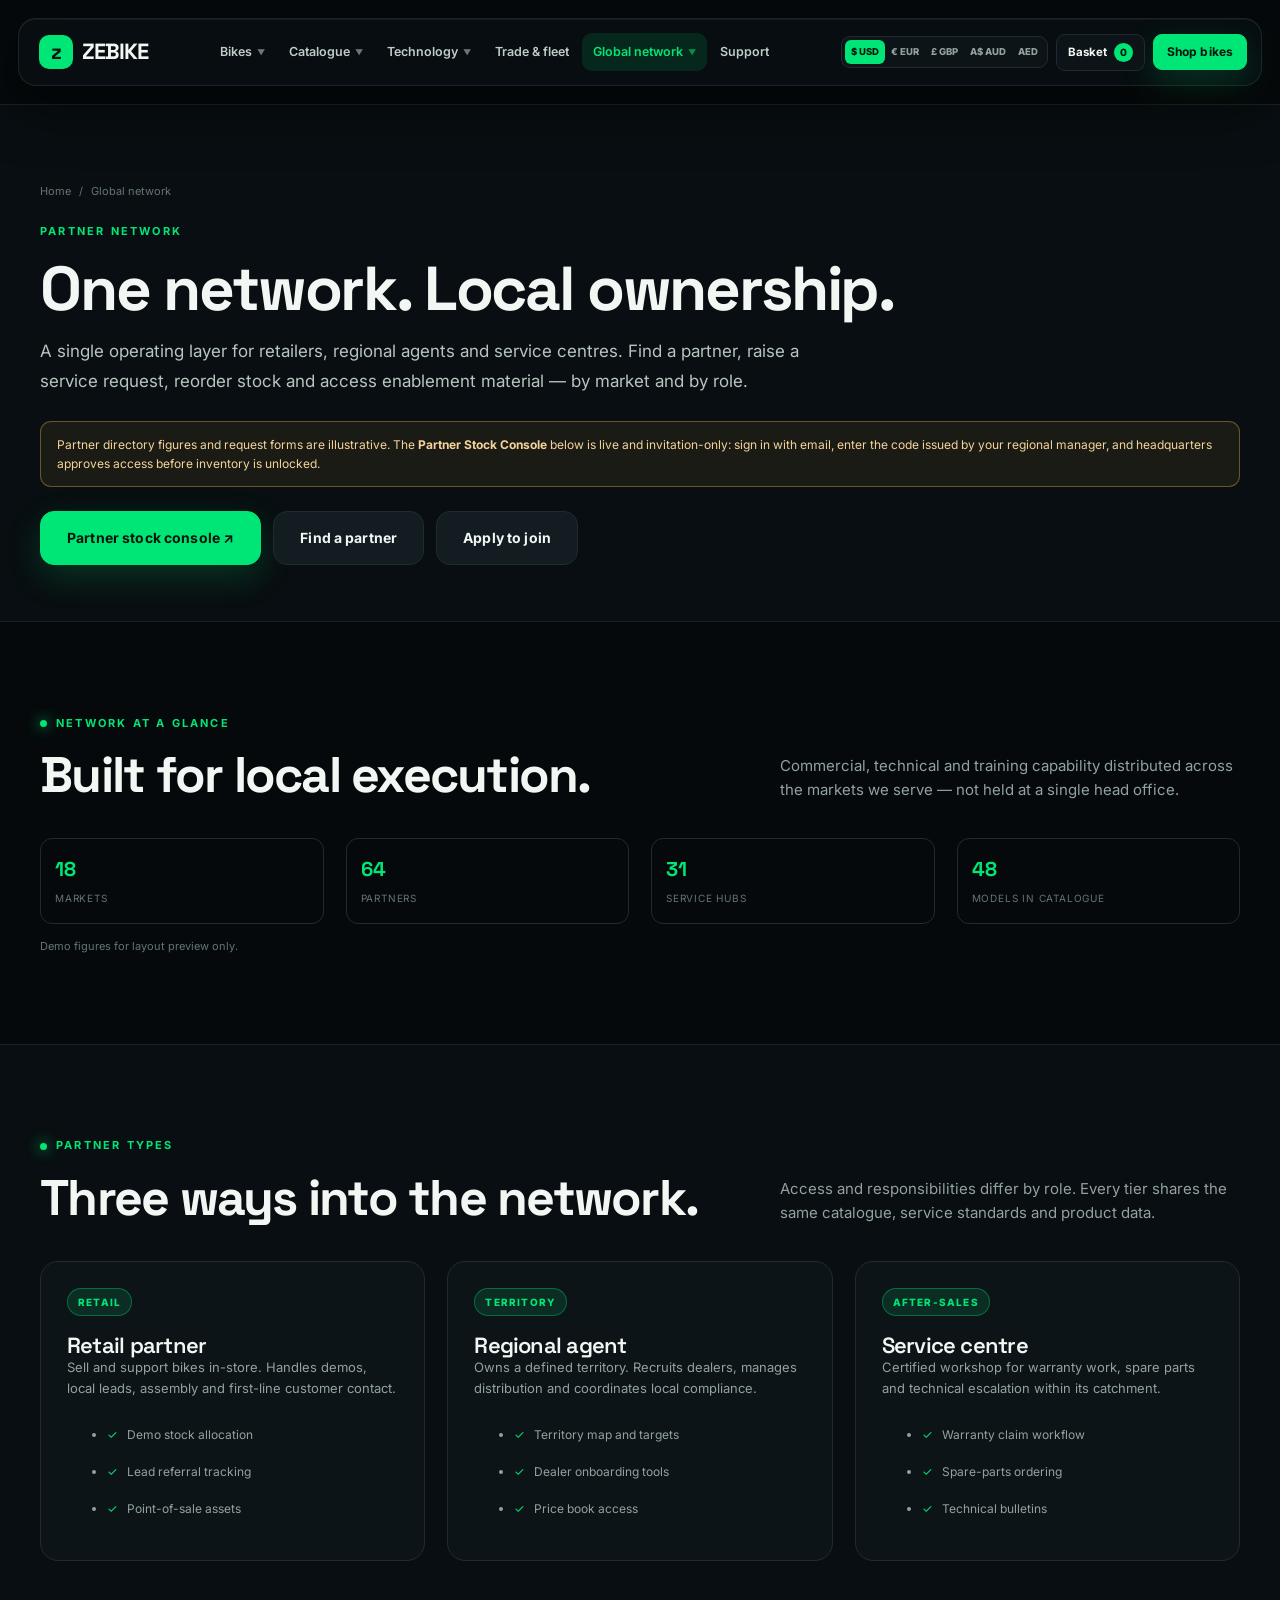
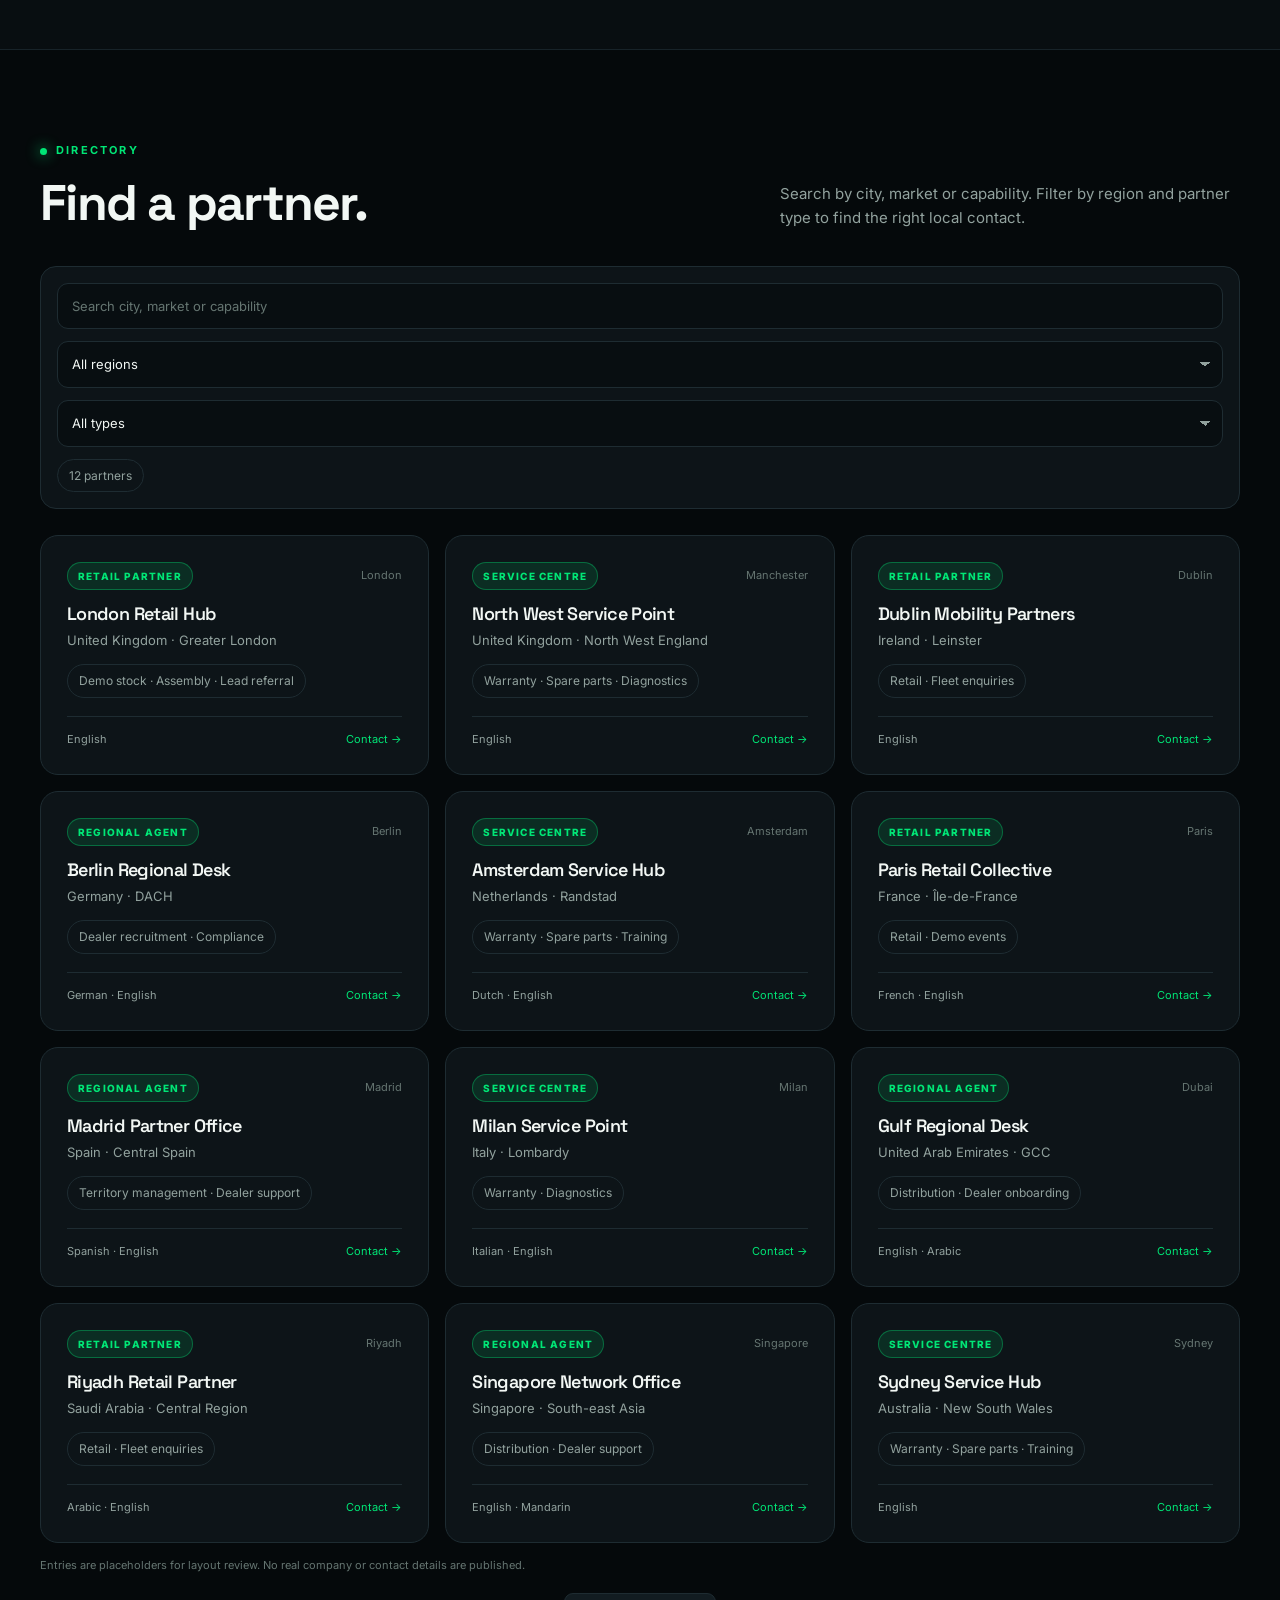
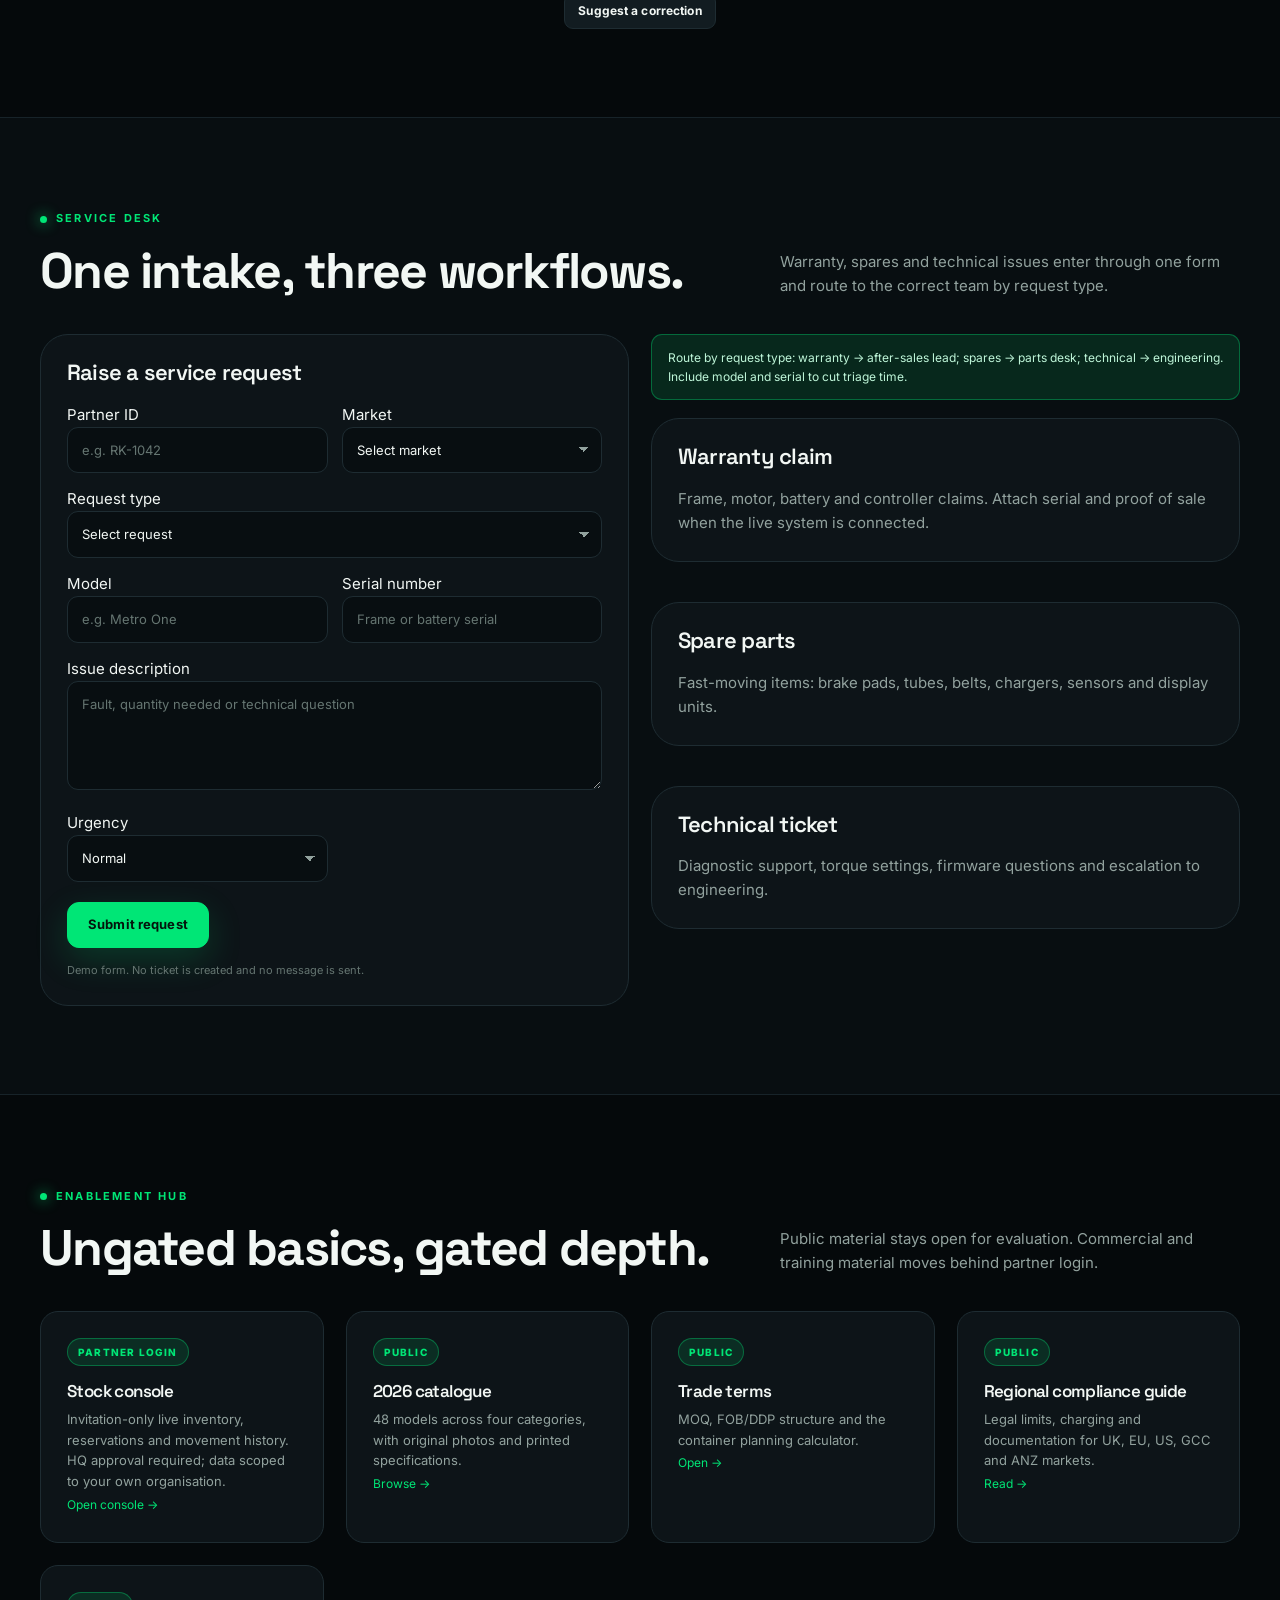
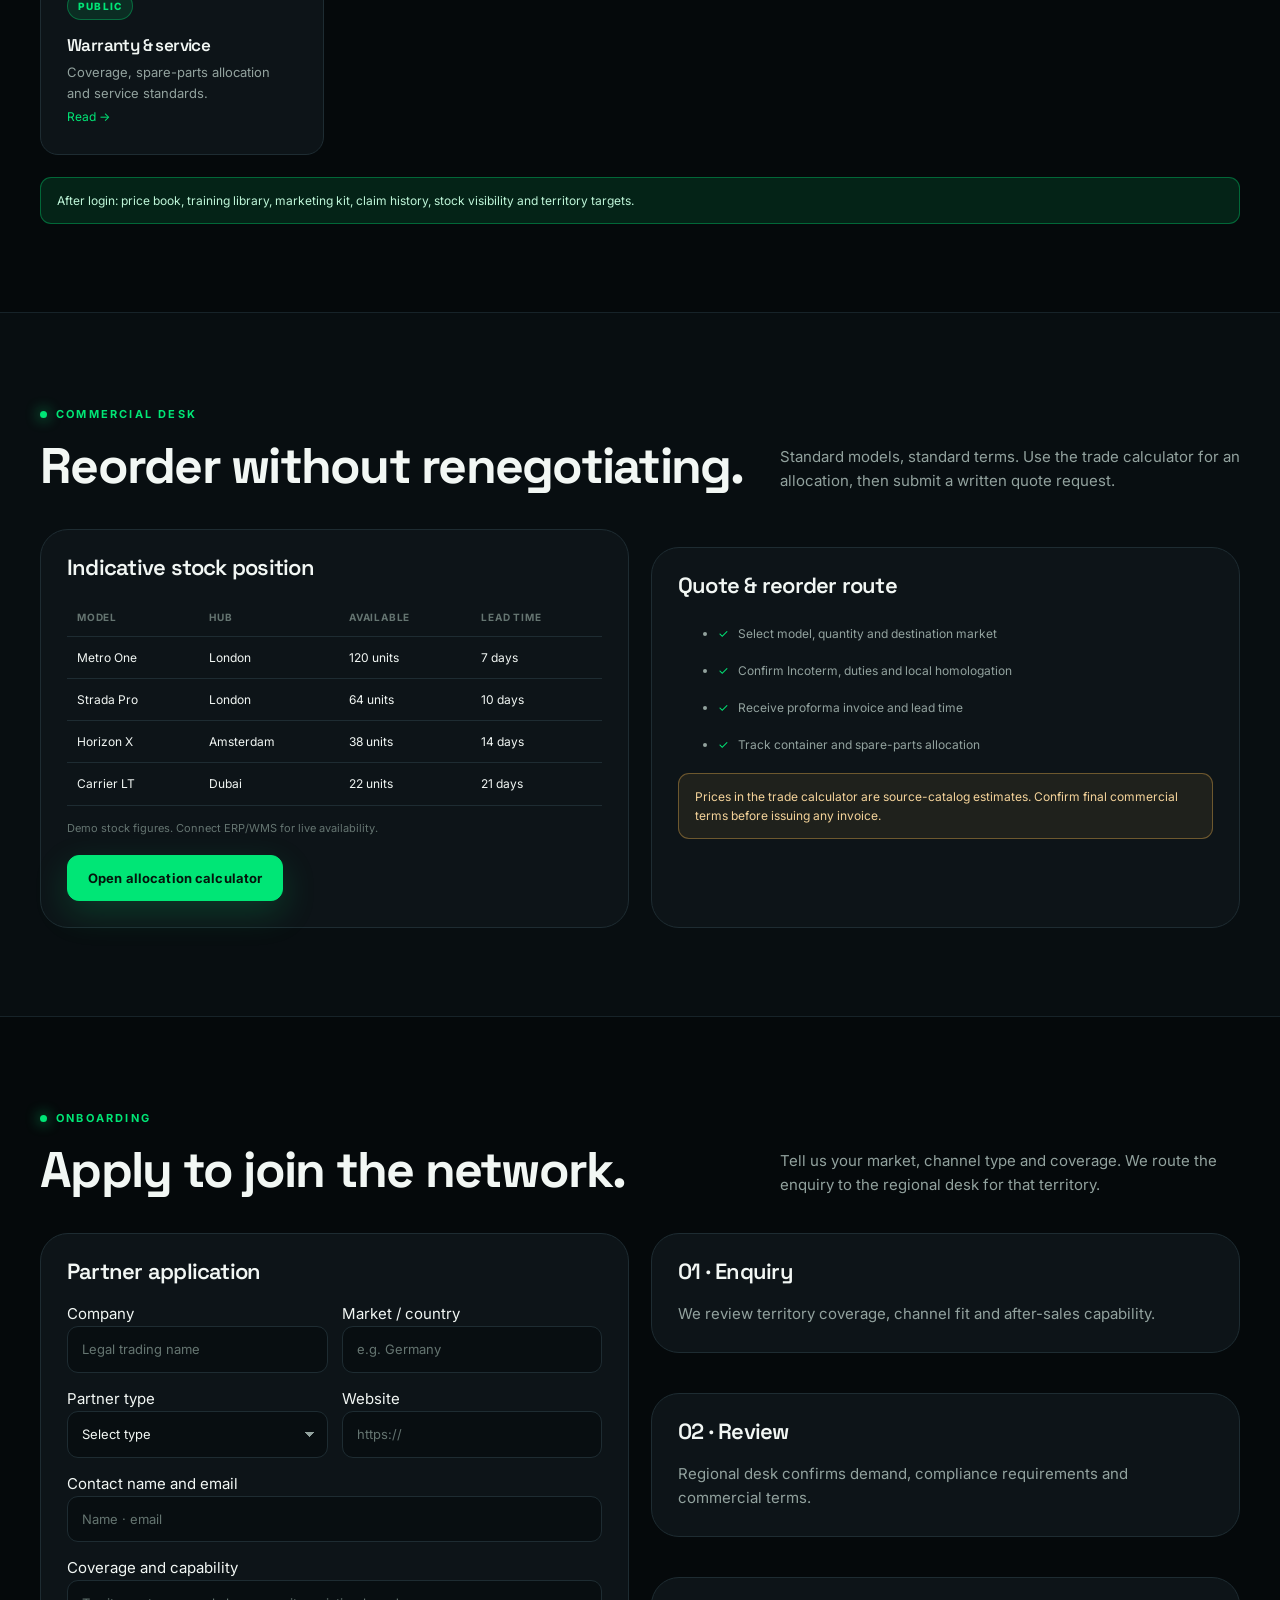
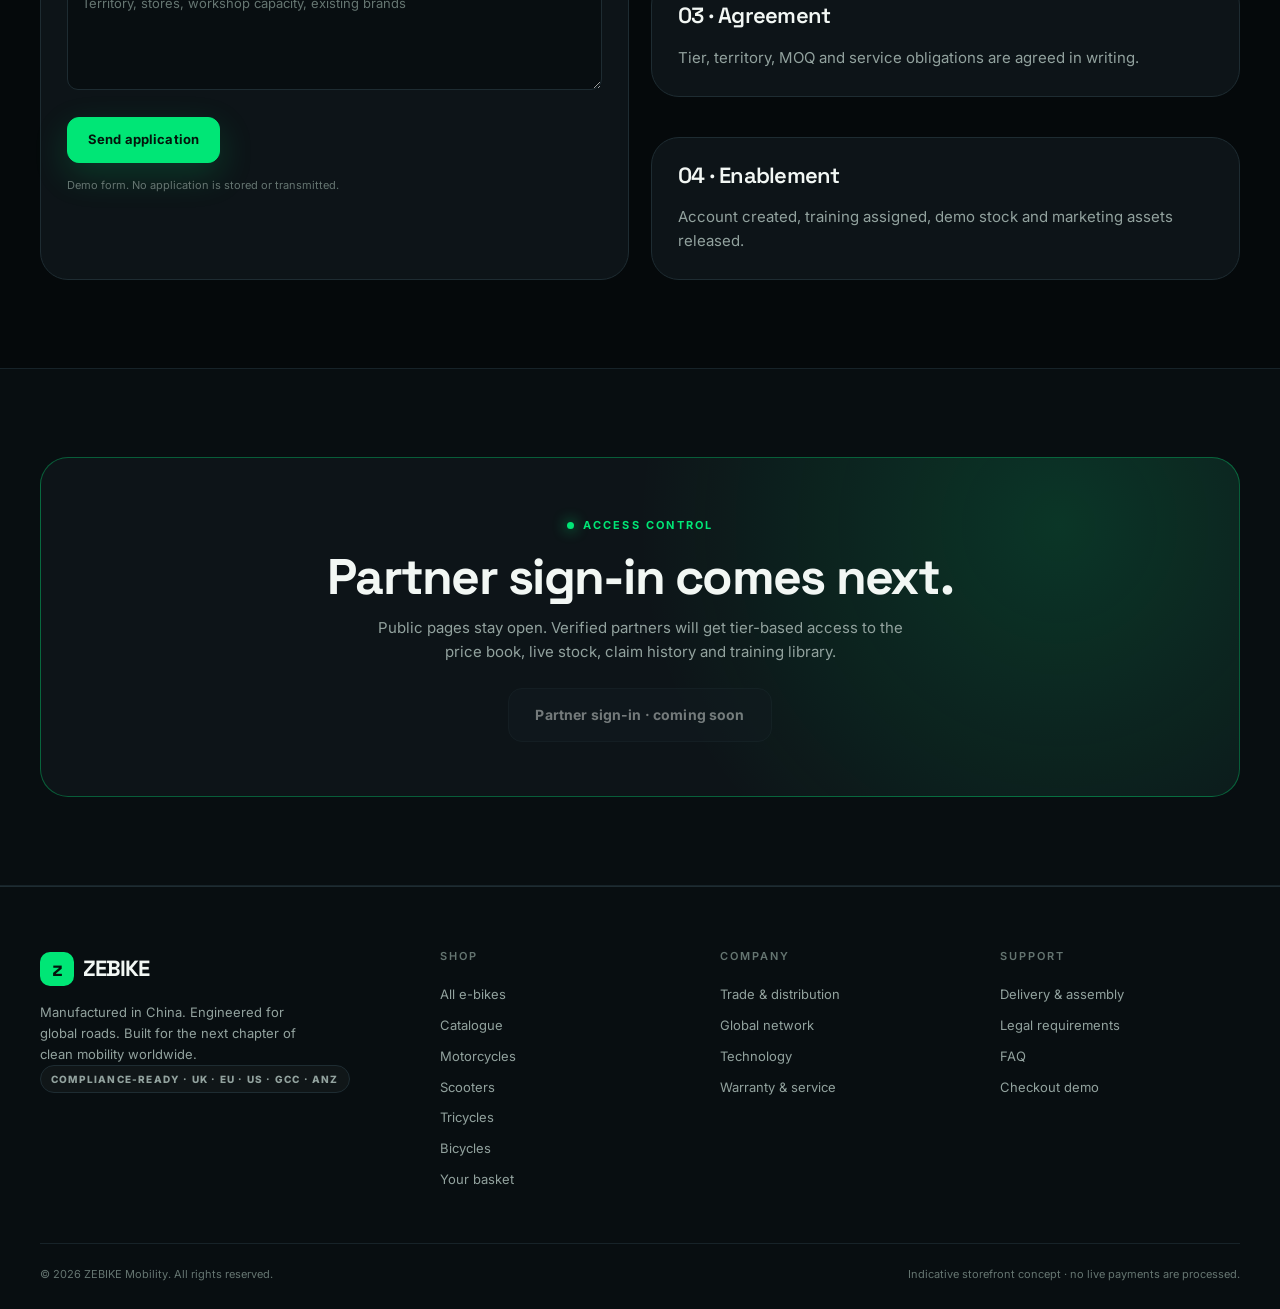
<file: network.html>
<!DOCTYPE html>
<html lang="en">
<head>
  <meta charset="UTF-8">
  <meta name="viewport" content="width=device-width, initial-scale=1.0">
  <meta name="description" content="ZEBIKE global partner network portal for retailers, regional agents and service centres — directory, service desk, resources and onboarding.">
  <title>Global Network | ZEBIKE Partners</title>
  <link rel="stylesheet" href="assets/css/style.css">
</head>
<body>
  <div id="siteHeaderMount"></div>
  <main>
    <section class="section-sm section-alt">
      <div class="container">
        <div class="breadcrumb"><a href="index.html">Home</a><span>/</span><span>Global network</span></div>
        <span class="eyebrow" style="display:block;margin-top:22px">Partner network</span>
        <h1 style="font-size:clamp(38px,5vw,62px);margin-top:16px">One network. Local ownership.</h1>
        <p class="lead" style="margin-top:14px;max-width:760px">A single operating layer for retailers, regional agents and service centres. Find a partner, raise a service request, reorder stock and access enablement material — by market and by role.</p>
        <div class="notice notice-warn" style="margin-top:24px">Partner directory figures and request forms are illustrative. The <strong>Partner Stock Console</strong> below is live and invitation-only: sign in with email, enter the code issued by your regional manager, and headquarters approves access before inventory is unlocked.</div>
        <div class="flex gap-12" style="margin-top:24px;flex-wrap:wrap">
          <a class="btn btn-primary btn-lg" href="https://zebike-stock.app.workbuddy.host/stock/?sharecode=36ZKOIJW4J" target="_blank" rel="noopener">Partner stock console ↗</a>
          <a class="btn btn-lg" href="#directory">Find a partner</a>
          <a class="btn btn-lg" href="#apply">Apply to join</a>
        </div>
      </div>
    </section>

    <section class="section">
      <div class="container">
        <div class="section-head">
          <div><span class="eyebrow">Network at a glance</span><h2 class="section-title">Built for local execution.</h2></div>
          <p>Commercial, technical and training capability distributed across the markets we serve — not held at a single head office.</p>
        </div>
        <div class="grid grid-4">
          <div class="mini-stat"><strong>18</strong><span>Markets</span></div>
          <div class="mini-stat"><strong>64</strong><span>Partners</span></div>
          <div class="mini-stat"><strong>31</strong><span>Service hubs</span></div>
          <div class="mini-stat"><strong>48</strong><span>Models in catalogue</span></div>
        </div>
        <p class="form-note">Demo figures for layout preview only.</p>
      </div>
    </section>

    <section class="section section-alt" id="tiers">
      <div class="container">
        <div class="section-head">
          <div><span class="eyebrow">Partner types</span><h2 class="section-title">Three ways into the network.</h2></div>
          <p>Access and responsibilities differ by role. Every tier shares the same catalogue, service standards and product data.</p>
        </div>
        <div class="grid grid-3">
          <article class="tier-card">
            <span class="badge">Retail</span>
            <h3 style="margin-top:18px">Retail partner</h3>
            <p>Sell and support bikes in-store. Handles demos, local leads, assembly and first-line customer contact.</p>
            <ul class="feature-list"><li>Demo stock allocation</li><li>Lead referral tracking</li><li>Point-of-sale assets</li></ul>
          </article>
          <article class="tier-card">
            <span class="badge">Territory</span>
            <h3 style="margin-top:18px">Regional agent</h3>
            <p>Owns a defined territory. Recruits dealers, manages distribution and coordinates local compliance.</p>
            <ul class="feature-list"><li>Territory map and targets</li><li>Dealer onboarding tools</li><li>Price book access</li></ul>
          </article>
          <article class="tier-card">
            <span class="badge">After-sales</span>
            <h3 style="margin-top:18px">Service centre</h3>
            <p>Certified workshop for warranty work, spare parts and technical escalation within its catchment.</p>
            <ul class="feature-list"><li>Warranty claim workflow</li><li>Spare-parts ordering</li><li>Technical bulletins</li></ul>
          </article>
        </div>
      </div>
    </section>

    <section class="section" id="directory">
      <div class="container">
        <div class="section-head">
          <div><span class="eyebrow">Directory</span><h2 class="section-title">Find a partner.</h2></div>
          <p>Search by city, market or capability. Filter by region and partner type to find the right local contact.</p>
        </div>
        <div class="filters">
          <input class="input" type="search" data-network-search placeholder="Search city, market or capability" aria-label="Search partners">
          <select class="select" data-network-region aria-label="Filter by region">
            <option value="all">All regions</option>
            <option value="uk">UK &amp; Ireland</option>
            <option value="eu">Europe</option>
            <option value="mena">Middle East</option>
            <option value="apac">Asia-Pacific</option>
          </select>
          <select class="select" data-network-type aria-label="Filter by partner type">
            <option value="all">All types</option>
            <option value="retail">Retail partner</option>
            <option value="agent">Regional agent</option>
            <option value="service">Service centre</option>
          </select>
          <span class="pill" data-network-count>0 partners</span>
        </div>
        <div class="partner-grid" data-network-grid></div>
        <p class="form-note">Entries are placeholders for layout review. No real company or contact details are published.</p>
        <div class="text-center" style="margin-top:18px"><a class="btn btn-sm" href="#apply" data-network-correct>Suggest a correction</a></div>
      </div>
    </section>

    <section class="section section-alt" id="service">
      <div class="container">
        <div class="section-head">
          <div><span class="eyebrow">Service desk</span><h2 class="section-title">One intake, three workflows.</h2></div>
          <p>Warranty, spares and technical issues enter through one form and route to the correct team by request type.</p>
        </div>
        <div class="grid grid-2">
          <form class="form-card" data-demo-form>
            <h3>Raise a service request</h3>
            <div class="form-grid">
              <label>Partner ID<input class="input" name="partner" placeholder="e.g. RK-1042" required></label>
              <label>Market<select class="select" name="market" required><option value="">Select market</option><option>United Kingdom</option><option>Ireland</option><option>Germany</option><option>Netherlands</option><option>France</option><option>Spain</option><option>Italy</option><option>United Arab Emirates</option><option>Saudi Arabia</option><option>Singapore</option><option>Australia</option><option>United States</option><option>Other</option></select></label>
              <label class="full">Request type<select class="select" name="type" required><option value="">Select request</option><option>Warranty claim</option><option>Spare-parts request</option><option>Technical ticket</option></select></label>
              <label>Model<input class="input" name="model" placeholder="e.g. Metro One" required></label>
              <label>Serial number<input class="input" name="serial" placeholder="Frame or battery serial"></label>
              <label class="full">Issue description<textarea class="input" name="message" rows="4" placeholder="Fault, quantity needed or technical question" required></textarea></label>
              <label>Urgency<select class="select" name="urgency"><option>Normal</option><option>High — rider waiting</option><option>Safety related</option></select></label>
            </div>
            <button class="btn btn-primary" type="submit" style="margin-top:20px">Submit request</button>
            <p class="form-note">Demo form. No ticket is created and no message is sent.</p>
          </form>
          <div>
            <div class="notice">Route by request type: warranty → after-sales lead; spares → parts desk; technical → engineering. Include model and serial to cut triage time.</div>
            <div class="grid" style="margin-top:18px">
              <div class="form-card"><h3>Warranty claim</h3><p>Frame, motor, battery and controller claims. Attach serial and proof of sale when the live system is connected.</p></div>
              <div class="form-card"><h3>Spare parts</h3><p>Fast-moving items: brake pads, tubes, belts, chargers, sensors and display units.</p></div>
              <div class="form-card"><h3>Technical ticket</h3><p>Diagnostic support, torque settings, firmware questions and escalation to engineering.</p></div>
            </div>
          </div>
        </div>
      </div>
    </section>

    <section class="section" id="resources">
      <div class="container">
        <div class="section-head">
          <div><span class="eyebrow">Enablement hub</span><h2 class="section-title">Ungated basics, gated depth.</h2></div>
          <p>Public material stays open for evaluation. Commercial and training material moves behind partner login.</p>
        </div>
        <div class="grid grid-4">
          <a class="resource-card" href="https://zebike-stock.app.workbuddy.host/stock/?sharecode=36ZKOIJW4J" target="_blank" rel="noopener"><span class="badge">Partner login</span><h3>Stock console</h3><p>Invitation-only live inventory, reservations and movement history. HQ approval required; data scoped to your own organisation.</p><span class="accent">Open console →</span></a>
          <a class="resource-card" href="catalog.html"><span class="badge">Public</span><h3>2026 catalogue</h3><p>48 models across four categories, with original photos and printed specifications.</p><span class="accent">Browse →</span></a>
          <a class="resource-card" href="trade.html"><span class="badge">Public</span><h3>Trade terms</h3><p>MOQ, FOB/DDP structure and the container planning calculator.</p><span class="accent">Open →</span></a>
          <a class="resource-card" href="support.html#eapc"><span class="badge">Public</span><h3>Regional compliance guide</h3><p>Legal limits, charging and documentation for UK, EU, US, GCC and ANZ markets.</p><span class="accent">Read →</span></a>
          <a class="resource-card" href="support.html#service"><span class="badge">Public</span><h3>Warranty &amp; service</h3><p>Coverage, spare-parts allocation and service standards.</p><span class="accent">Read →</span></a>
        </div>
        <div class="notice" style="margin-top:22px">After login: price book, training library, marketing kit, claim history, stock visibility and territory targets.</div>
      </div>
    </section>

    <section class="section section-alt" id="commercial">
      <div class="container">
        <div class="section-head">
          <div><span class="eyebrow">Commercial desk</span><h2 class="section-title">Reorder without renegotiating.</h2></div>
          <p>Standard models, standard terms. Use the trade calculator for an allocation, then submit a written quote request.</p>
        </div>
        <div class="grid grid-2">
          <div class="form-card">
            <h3>Indicative stock position</h3>
            <div class="table-wrap">
              <table>
                <thead><tr><th>Model</th><th>Hub</th><th>Available</th><th>Lead time</th></tr></thead>
                <tbody>
                  <tr><td>Metro One</td><td>London</td><td>120 units</td><td>7 days</td></tr>
                  <tr><td>Strada Pro</td><td>London</td><td>64 units</td><td>10 days</td></tr>
                  <tr><td>Horizon X</td><td>Amsterdam</td><td>38 units</td><td>14 days</td></tr>
                  <tr><td>Carrier LT</td><td>Dubai</td><td>22 units</td><td>21 days</td></tr>
                </tbody>
              </table>
            </div>
            <p class="form-note">Demo stock figures. Connect ERP/WMS for live availability.</p>
            <a class="btn btn-primary" href="trade.html#tradeCalc" style="margin-top:18px">Open allocation calculator</a>
          </div>
          <div class="form-card">
            <h3>Quote &amp; reorder route</h3>
            <ul class="feature-list">
              <li>Select model, quantity and destination market</li>
              <li>Confirm Incoterm, duties and local homologation</li>
              <li>Receive proforma invoice and lead time</li>
              <li>Track container and spare-parts allocation</li>
            </ul>
            <div class="notice notice-warn" style="margin-top:18px">Prices in the trade calculator are source-catalog estimates. Confirm final commercial terms before issuing any invoice.</div>
          </div>
        </div>
      </div>
    </section>

    <section class="section" id="apply">
      <div class="container">
        <div class="section-head">
          <div><span class="eyebrow">Onboarding</span><h2 class="section-title">Apply to join the network.</h2></div>
          <p>Tell us your market, channel type and coverage. We route the enquiry to the regional desk for that territory.</p>
        </div>
        <div class="grid grid-2">
          <form class="form-card" data-demo-form>
            <h3>Partner application</h3>
            <div class="form-grid">
              <label>Company<input class="input" name="company" placeholder="Legal trading name" required></label>
              <label>Market / country<input class="input" name="country" placeholder="e.g. Germany" required></label>
              <label>Partner type<select class="select" name="type" required><option value="">Select type</option><option>Retail partner</option><option>Regional agent</option><option>Service centre</option></select></label>
              <label>Website<input class="input" name="website" placeholder="https://"></label>
              <label class="full">Contact name and email<input class="input" name="contact" placeholder="Name · email" required></label>
              <label class="full">Coverage and capability<textarea class="input" name="message" rows="4" placeholder="Territory, stores, workshop capacity, existing brands" required></textarea></label>
            </div>
            <button class="btn btn-primary" type="submit" style="margin-top:20px">Send application</button>
            <p class="form-note">Demo form. No application is stored or transmitted.</p>
          </form>
          <div class="grid">
            <div class="form-card"><h3>01 · Enquiry</h3><p>We review territory coverage, channel fit and after-sales capability.</p></div>
            <div class="form-card"><h3>02 · Review</h3><p>Regional desk confirms demand, compliance requirements and commercial terms.</p></div>
            <div class="form-card"><h3>03 · Agreement</h3><p>Tier, territory, MOQ and service obligations are agreed in writing.</p></div>
            <div class="form-card"><h3>04 · Enablement</h3><p>Account created, training assigned, demo stock and marketing assets released.</p></div>
          </div>
        </div>
      </div>
    </section>

    <section class="section section-alt">
      <div class="container">
        <div class="cta-band">
          <span class="eyebrow">Access control</span>
          <h2 style="margin-top:14px">Partner sign-in comes next.</h2>
          <p>Public pages stay open. Verified partners will get tier-based access to the price book, live stock, claim history and training library.</p>
          <button class="btn btn-lg" type="button" disabled>Partner sign-in · coming soon</button>
        </div>
      </div>
    </section>
  </main>
  <div id="siteFooterMount"></div>
  <script src="assets/js/app.js"></script>
  <script src="assets/js/network.js"></script>
</body>
</html>
</file>
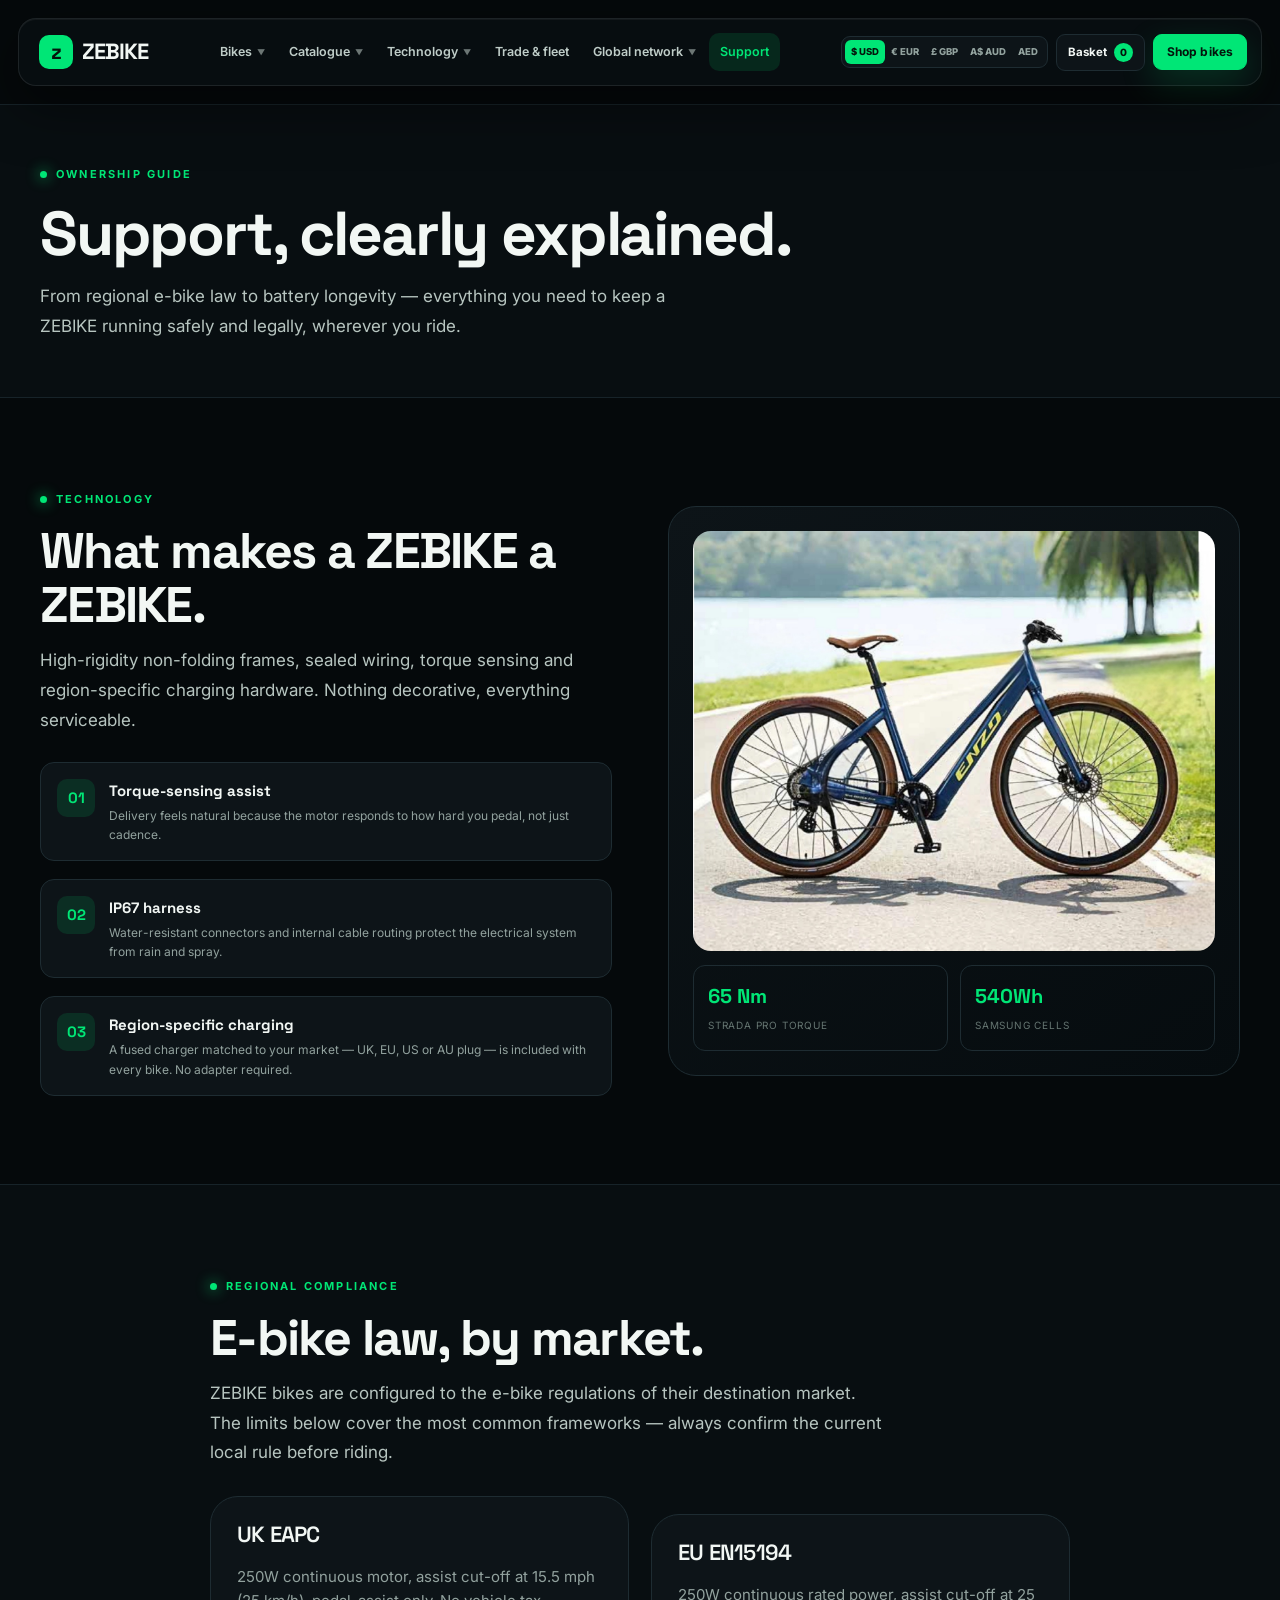
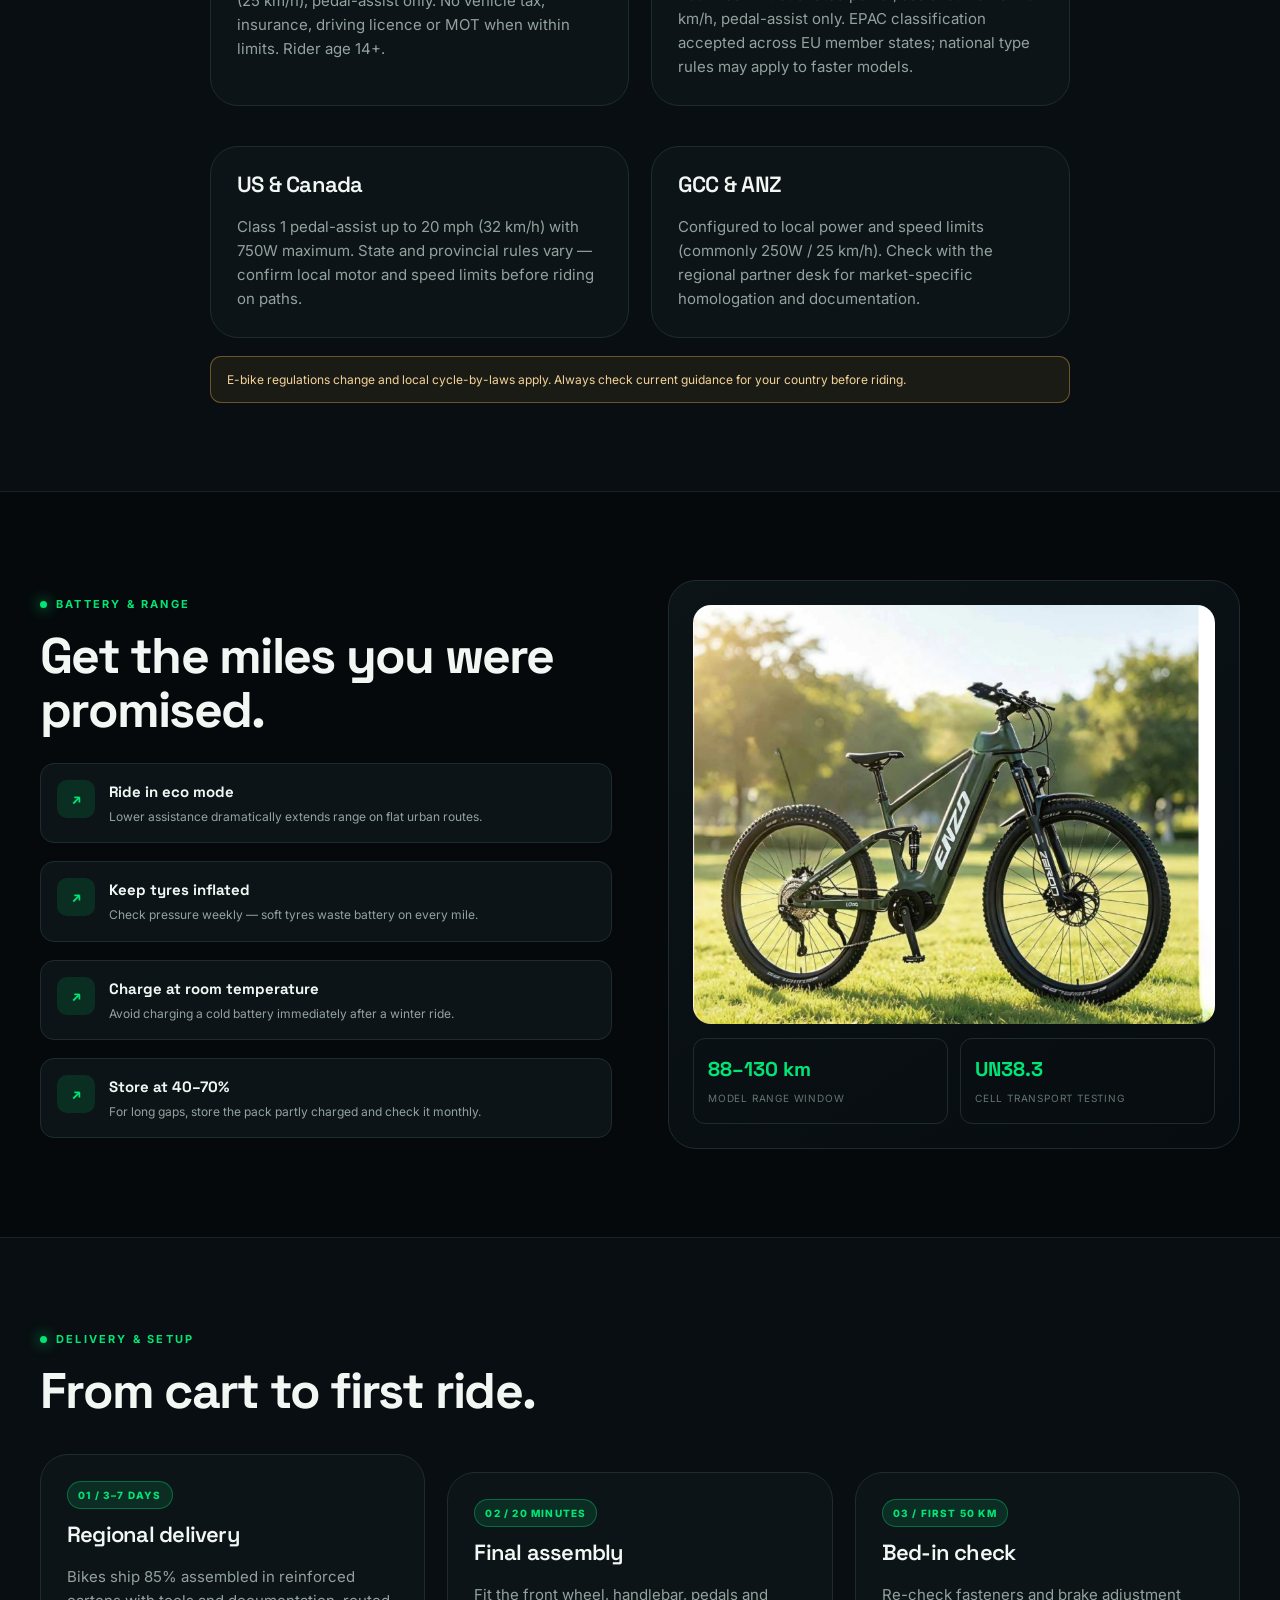
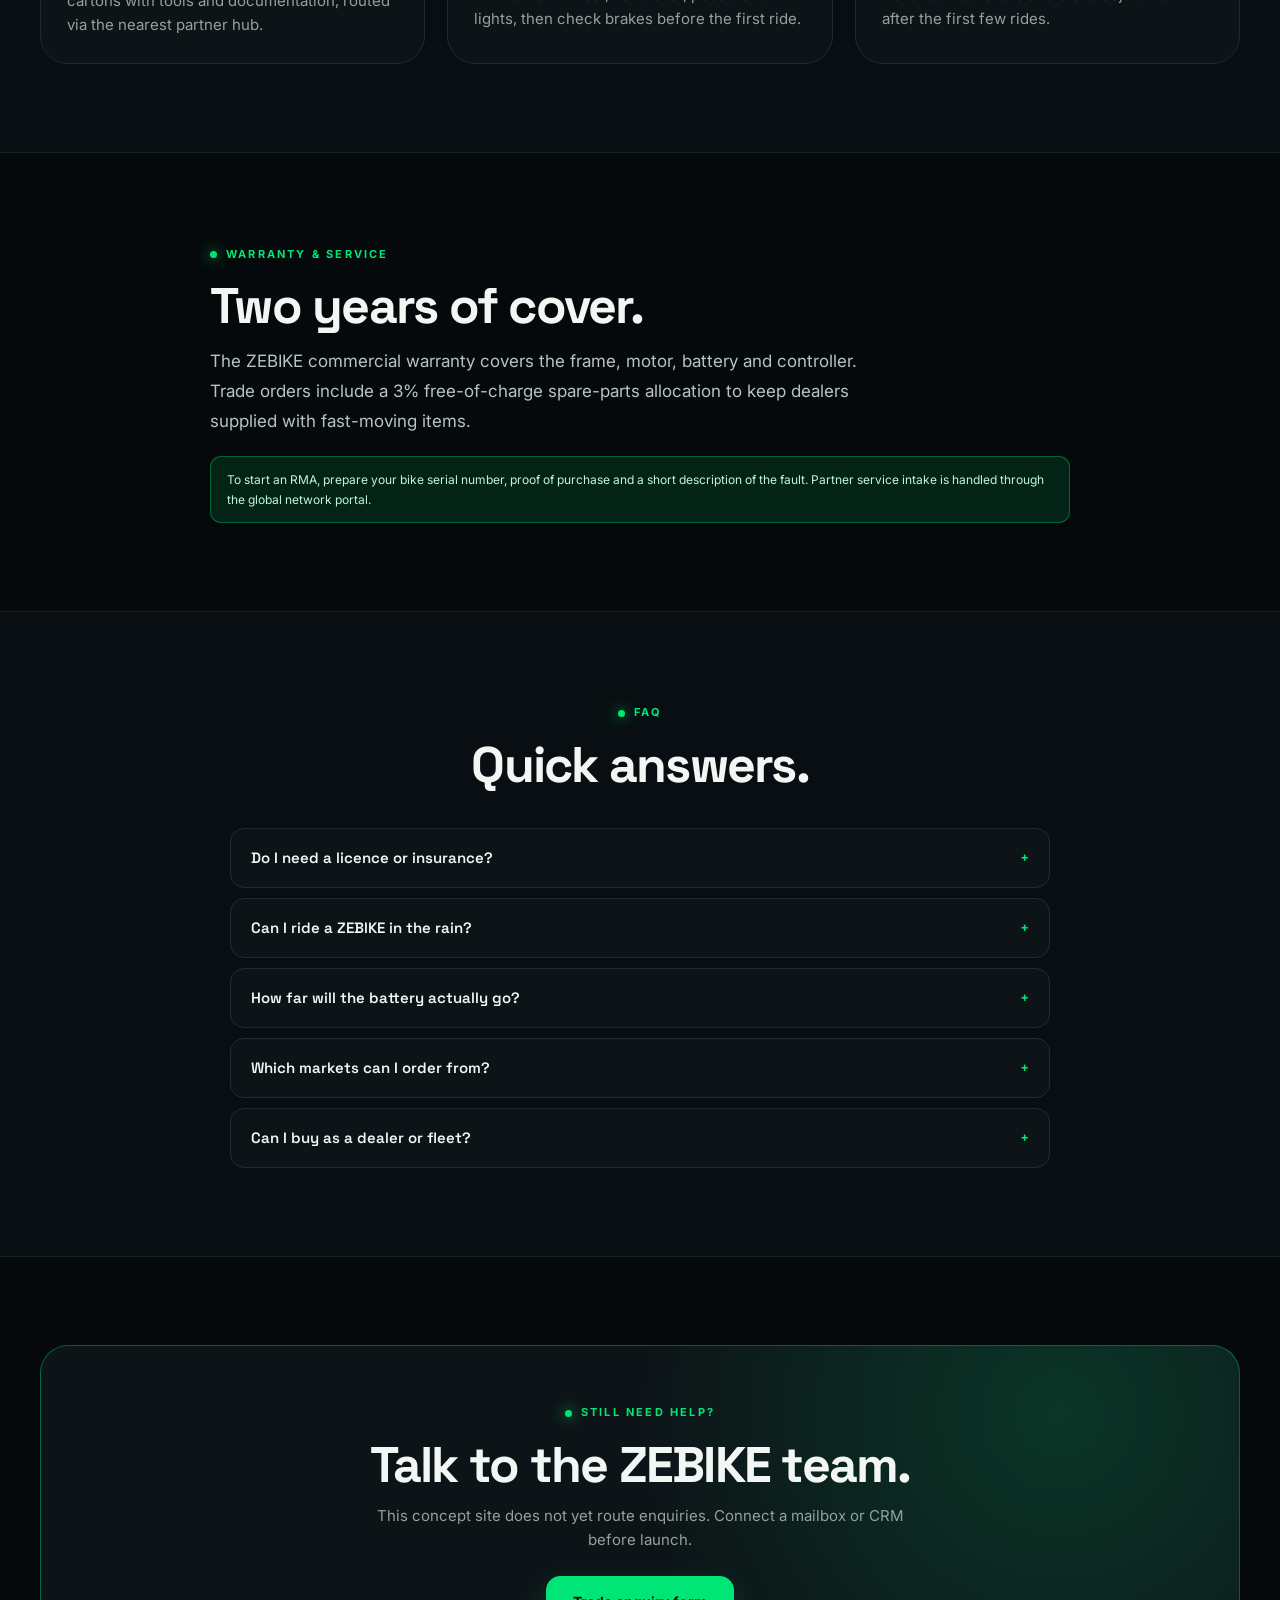
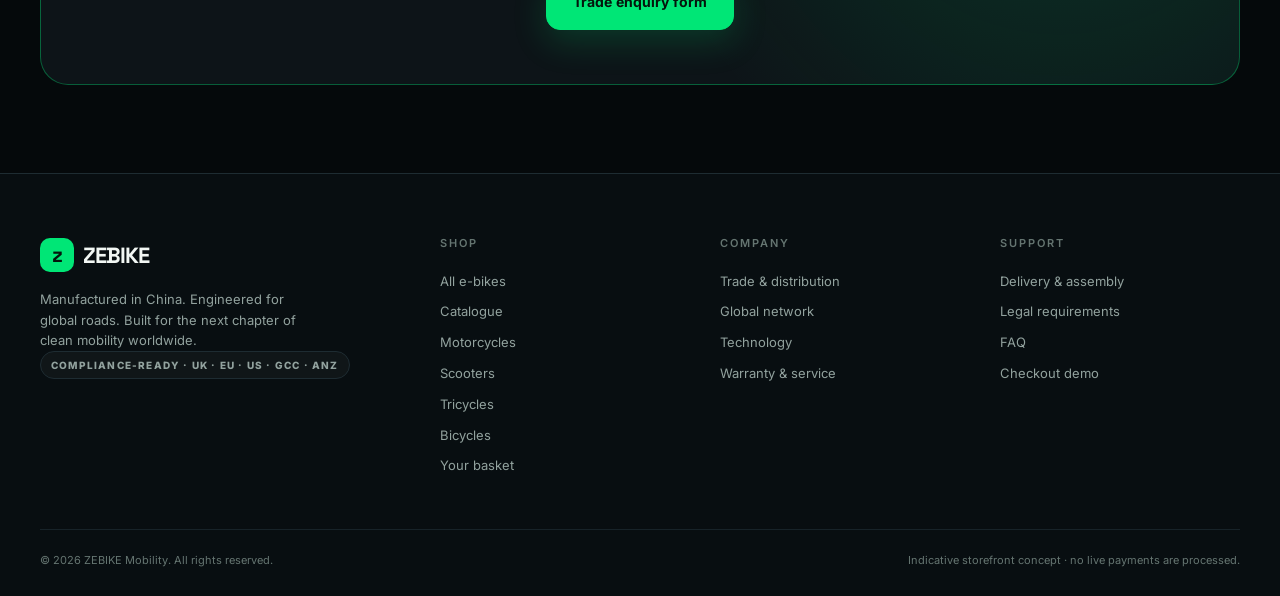
<file: support.html>
<!DOCTYPE html>
<html lang="en">
<head>
  <meta charset="UTF-8">
  <meta name="viewport" content="width=device-width, initial-scale=1.0">
  <meta name="description" content="ZEBIKE global support — regional e-bike compliance, battery care, delivery, assembly and warranty.">
  <title>Support & Technology | ZEBIKE</title>
  <link rel="stylesheet" href="assets/css/style.css">
</head>
<body>
  <div id="siteHeaderMount"></div>
  <main>
    <section class="section-sm section-alt">
      <div class="container">
        <span class="eyebrow">Ownership guide</span>
        <h1 style="font-size:clamp(38px,5vw,62px);margin-top:16px">Support, clearly explained.</h1>
        <p class="lead" style="margin-top:14px">From regional e-bike law to battery longevity — everything you need to keep a ZEBIKE running safely and legally, wherever you ride.</p>
      </div>
    </section>

    <section class="section" id="technology">
      <div class="container split">
        <div><span class="eyebrow">Technology</span><h2 style="margin-top:14px">What makes a ZEBIKE a ZEBIKE.</h2><p class="lead" style="margin-top:14px">High-rigidity non-folding frames, sealed wiring, torque sensing and region-specific charging hardware. Nothing decorative, everything serviceable.</p>
          <div class="feature-list">
            <div class="feature-item"><span class="feature-icon">01</span><div><strong>Torque-sensing assist</strong><p>Delivery feels natural because the motor responds to how hard you pedal, not just cadence.</p></div></div>
            <div class="feature-item"><span class="feature-icon">02</span><div><strong>IP67 harness</strong><p>Water-resistant connectors and internal cable routing protect the electrical system from rain and spray.</p></div></div>
            <div class="feature-item"><span class="feature-icon">03</span><div><strong>Region-specific charging</strong><p>A fused charger matched to your market — UK, EU, US or AU plug — is included with every bike. No adapter required.</p></div></div>
          </div>
        </div>
        <div class="visual-panel"><img src="assets/images/strada-pro-photo.jpg" alt="ZEBIKE Strada Pro electric bike"><div class="visual-panel-grid"><div class="mini-stat"><strong>65 Nm</strong><span>Strada Pro torque</span></div><div class="mini-stat"><strong>540Wh</strong><span>Samsung cells</span></div></div></div>
      </div>
    </section>

    <section class="section section-alt" id="eapc">
      <div class="container-narrow">
        <span class="eyebrow">Regional compliance</span><h2 style="margin-top:14px">E-bike law, by market.</h2>
        <p class="lead" style="margin-top:14px">ZEBIKE bikes are configured to the e-bike regulations of their destination market. The limits below cover the most common frameworks — always confirm the current local rule before riding.</p>
        <div class="grid grid-2" style="margin-top:28px">
          <div class="form-card"><h3>UK EAPC</h3><p style="margin-top:8px">250W continuous motor, assist cut-off at 15.5 mph (25 km/h), pedal-assist only. No vehicle tax, insurance, driving licence or MOT when within limits. Rider age 14+.</p></div>
          <div class="form-card"><h3>EU EN15194</h3><p style="margin-top:8px">250W continuous rated power, assist cut-off at 25 km/h, pedal-assist only. EPAC classification accepted across EU member states; national type rules may apply to faster models.</p></div>
          <div class="form-card"><h3>US & Canada</h3><p style="margin-top:8px">Class 1 pedal-assist up to 20 mph (32 km/h) with 750W maximum. State and provincial rules vary — confirm local motor and speed limits before riding on paths.</p></div>
          <div class="form-card"><h3>GCC & ANZ</h3><p style="margin-top:8px">Configured to local power and speed limits (commonly 250W / 25 km/h). Check with the regional partner desk for market-specific homologation and documentation.</p></div>
        </div>
        <div class="notice notice-warn" style="margin-top:18px">E-bike regulations change and local cycle-by-laws apply. Always check current guidance for your country before riding.</div>
      </div>
    </section>

    <section class="section" id="battery">
      <div class="container split">
        <div><span class="eyebrow">Battery & range</span><h2 style="margin-top:14px">Get the miles you were promised.</h2><div class="feature-list">
          <div class="feature-item"><span class="feature-icon">↗</span><div><strong>Ride in eco mode</strong><p>Lower assistance dramatically extends range on flat urban routes.</p></div></div>
          <div class="feature-item"><span class="feature-icon">↗</span><div><strong>Keep tyres inflated</strong><p>Check pressure weekly — soft tyres waste battery on every mile.</p></div></div>
          <div class="feature-item"><span class="feature-icon">↗</span><div><strong>Charge at room temperature</strong><p>Avoid charging a cold battery immediately after a winter ride.</p></div></div>
          <div class="feature-item"><span class="feature-icon">↗</span><div><strong>Store at 40–70%</strong><p>For long gaps, store the pack partly charged and check it monthly.</p></div></div>
        </div></div>
        <div class="visual-panel"><img src="assets/images/horizon-x-photo.jpg" alt="ZEBIKE Horizon X"><div class="visual-panel-grid"><div class="mini-stat"><strong>88–130 km</strong><span>Model range window</span></div><div class="mini-stat"><strong>UN38.3</strong><span>Cell transport testing</span></div></div></div>
      </div>
    </section>

    <section class="section section-alt" id="delivery">
      <div class="container">
        <div class="section-head"><div><span class="eyebrow">Delivery & setup</span><h2 class="section-title">From cart to first ride.</h2></div></div>
        <div class="grid grid-3">
          <div class="form-card"><span class="badge">01 / 3–7 days</span><h3 style="margin-top:14px">Regional delivery</h3><p style="margin-top:8px">Bikes ship 85% assembled in reinforced cartons with tools and documentation, routed via the nearest partner hub.</p></div>
          <div class="form-card"><span class="badge">02 / 20 minutes</span><h3 style="margin-top:14px">Final assembly</h3><p style="margin-top:8px">Fit the front wheel, handlebar, pedals and lights, then check brakes before the first ride.</p></div>
          <div class="form-card"><span class="badge">03 / first 50 km</span><h3 style="margin-top:14px">Bed-in check</h3><p style="margin-top:8px">Re-check fasteners and brake adjustment after the first few rides.</p></div>
        </div>
      </div>
    </section>

    <section class="section" id="service">
      <div class="container-narrow">
        <span class="eyebrow">Warranty & service</span><h2 style="margin-top:14px">Two years of cover.</h2>
        <p class="lead" style="margin-top:14px">The ZEBIKE commercial warranty covers the frame, motor, battery and controller. Trade orders include a 3% free-of-charge spare-parts allocation to keep dealers supplied with fast-moving items.</p>
        <div class="notice" style="margin-top:20px">To start an RMA, prepare your bike serial number, proof of purchase and a short description of the fault. Partner service intake is handled through the global network portal.</div>
      </div>
    </section>

    <section class="section section-alt" id="faq">
      <div class="container">
        <div class="section-head" style="justify-content:center;text-align:center"><div><span class="eyebrow">FAQ</span><h2 class="section-title">Quick answers.</h2></div></div>
        <div class="faq">
          <div class="faq-item"><button class="faq-q">Do I need a licence or insurance? <span>+</span></button><div class="faq-a">In most markets, a 250W pedal-assist e-bike with a 25 km/h (15.5 mph) cut-off does not require a licence, insurance or registration when used within local e-bike limits. Rules vary by country and state — check the regional compliance guide for your market.</div></div>
          <div class="faq-item"><button class="faq-q">Can I ride a ZEBIKE in the rain? <span>+</span></button><div class="faq-a">Yes. The harness system is IP67 rated and the bikes use hydraulic disc brakes. Dry the chain or belt area and store the bike indoors after wet rides.</div></div>
          <div class="faq-item"><button class="faq-q">How far will the battery actually go? <span>+</span></button><div class="faq-a">Quoted figures are tested maximum ranges. Real range varies with rider weight, terrain, wind, temperature and assistance level. Most urban riders should plan around 60–75% of the quoted maximum.</div></div>
          <div class="faq-item"><button class="faq-q">Which markets can I order from? <span>+</span></button><div class="faq-a">ZEBIKE ships globally through regional partners across UK & Ireland, Europe, MENA and APAC. Choose your market at checkout or contact the regional desk for trade orders.</div></div>
          <div class="faq-item"><button class="faq-q">Can I buy as a dealer or fleet? <span>+</span></button><div class="faq-a">Yes. Visit the trade portal for MOQ tiers, container planning and distributor enquiry details.</div></div>
        </div>
      </div>
    </section>

    <section class="section"><div class="container"><div class="cta-band"><span class="eyebrow">Still need help?</span><h2 style="margin-top:14px">Talk to the ZEBIKE team.</h2><p>This concept site does not yet route enquiries. Connect a mailbox or CRM before launch.</p><a class="btn btn-primary btn-lg" href="trade.html">Trade enquiry form</a></div></div></section>
  </main>
  <div id="siteFooterMount"></div>
  <script src="assets/js/products.js"></script>
  <script src="assets/js/app.js"></script>
</body>
</html>
</file>
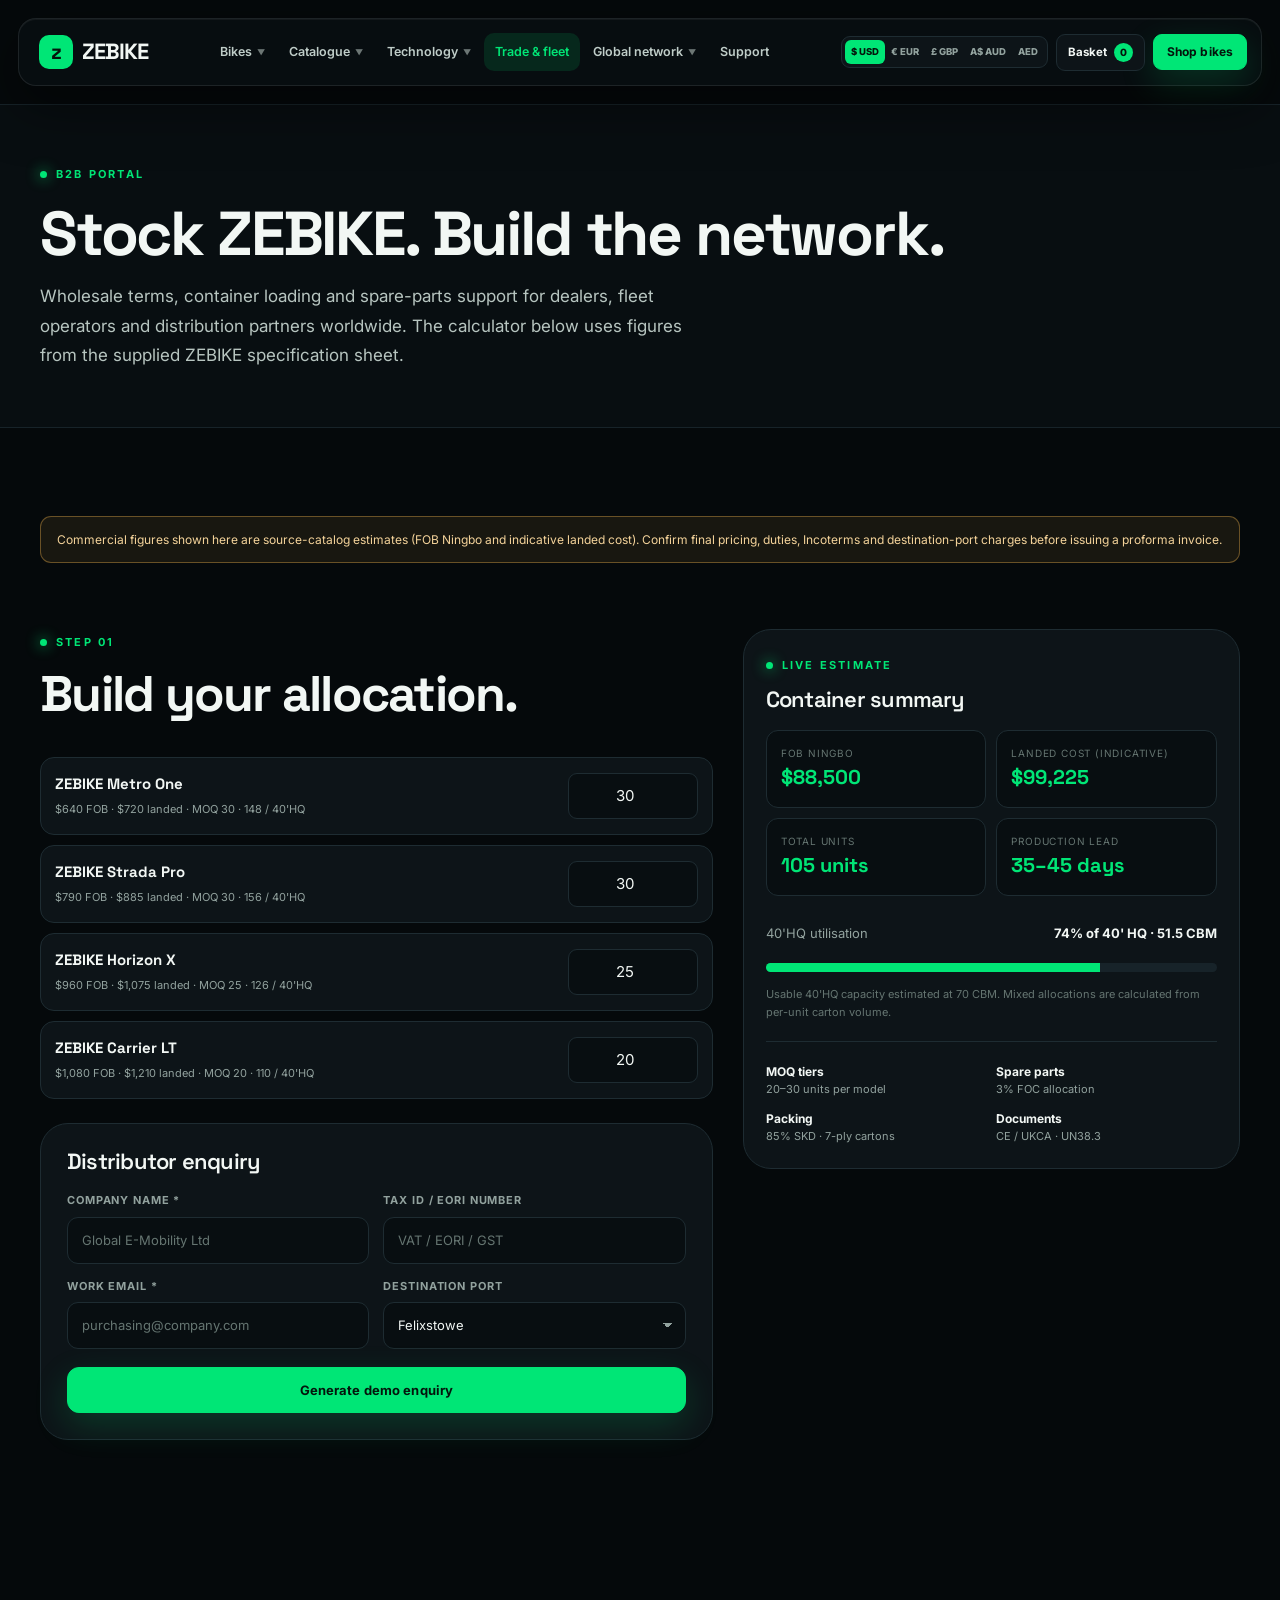
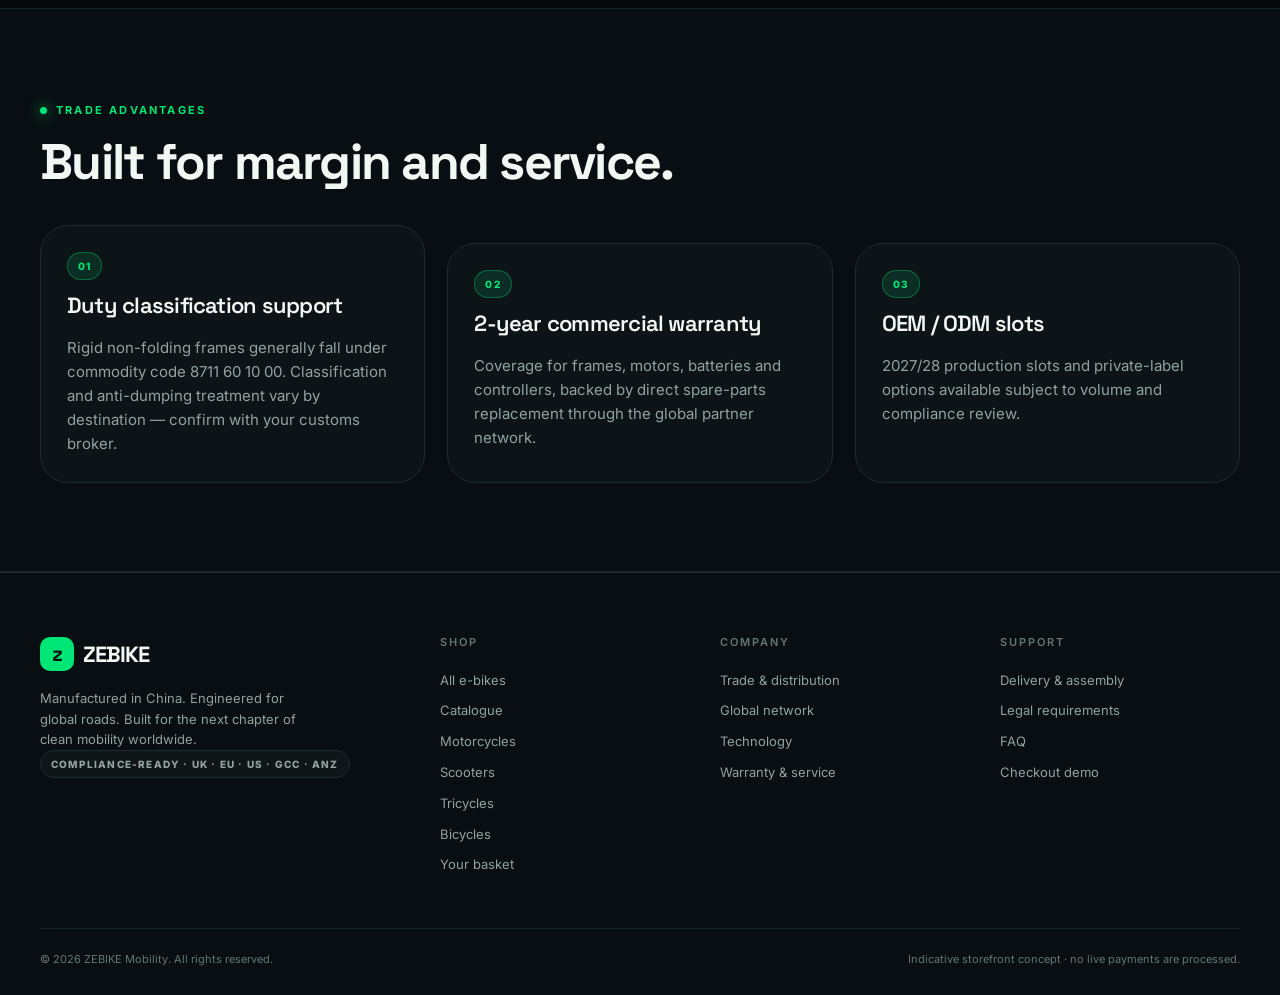
<file: trade.html>
<!DOCTYPE html>
<html lang="en">
<head>
  <meta charset="UTF-8">
  <meta name="viewport" content="width=device-width, initial-scale=1.0">
  <meta name="description" content="ZEBIKE global trade portal — wholesale MOQs, container planning and distributor enquiry.">
  <title>Trade & Distribution | ZEBIKE</title>
  <link rel="stylesheet" href="assets/css/style.css">
</head>
<body>
  <div id="siteHeaderMount"></div>
  <main>
    <section class="section-sm section-alt">
      <div class="container">
        <span class="eyebrow">B2B portal</span>
        <h1 style="font-size:clamp(38px,5vw,62px);margin-top:16px">Stock ZEBIKE. Build the network.</h1>
        <p class="lead" style="margin-top:14px">Wholesale terms, container loading and spare-parts support for dealers, fleet operators and distribution partners worldwide. The calculator below uses figures from the supplied ZEBIKE specification sheet.</p>
      </div>
    </section>

    <section class="section">
      <div class="container">
        <div class="notice notice-warn">Commercial figures shown here are source-catalog estimates (FOB Ningbo and indicative landed cost). Confirm final pricing, duties, Incoterms and destination-port charges before issuing a proforma invoice.</div>

        <div class="calc-grid" id="tradeCalc" style="margin-top:24px">
          <div>
            <div class="section-head"><div><span class="eyebrow">Step 01</span><h2 class="section-title">Build your allocation.</h2></div></div>
            <div class="calc-model"><div><strong>ZEBIKE Metro One</strong><span>$640 FOB · $720 landed · MOQ 30 · 148 / 40'HQ</span></div><input type="number" data-calc-id="metro-one" value="30" min="0" step="10"></div>
            <div class="calc-model"><div><strong>ZEBIKE Strada Pro</strong><span>$790 FOB · $885 landed · MOQ 30 · 156 / 40'HQ</span></div><input type="number" data-calc-id="strada-pro" value="30" min="0" step="10"></div>
            <div class="calc-model"><div><strong>ZEBIKE Horizon X</strong><span>$960 FOB · $1,075 landed · MOQ 25 · 126 / 40'HQ</span></div><input type="number" data-calc-id="horizon-x" value="25" min="0" step="5"></div>
            <div class="calc-model"><div><strong>ZEBIKE Carrier LT</strong><span>$1,080 FOB · $1,210 landed · MOQ 20 · 110 / 40'HQ</span></div><input type="number" data-calc-id="carrier-lt" value="20" min="0" step="5"></div>

            <div class="form-card" style="margin-top:24px">
              <h3>Distributor enquiry</h3>
              <form data-demo-form>
                <div class="form-grid">
                  <label class="field"><span>Company name *</span><input class="input" required placeholder="Global E-Mobility Ltd"></label>
                  <label class="field"><span>Tax ID / EORI number</span><input class="input" placeholder="VAT / EORI / GST"></label>
                  <label class="field"><span>Work email *</span><input class="input" type="email" required placeholder="purchasing@company.com"></label>
                  <label class="field"><span>Destination port</span><select class="select"><option>Felixstowe</option><option>Rotterdam</option><option>Hamburg</option><option>Los Angeles</option><option>Jebel Ali</option><option>Singapore</option><option>Sydney</option><option>Other</option></select></label>
                </div>
                <button class="btn btn-primary btn-block" style="margin-top:18px" type="submit">Generate demo enquiry</button>
              </form>
            </div>
          </div>

          <aside class="summary-card">
            <span class="eyebrow">Live estimate</span><h3 style="margin-top:12px">Container summary</h3>
            <div class="calc-output">
              <div><span>FOB Ningbo</span><strong id="calcFob">$0</strong></div>
              <div><span>Landed cost (indicative)</span><strong id="calcDdp">$0</strong></div>
              <div><span>Total units</span><strong id="calcUnits">0 units</strong></div>
              <div><span>Production lead</span><strong>35–45 days</strong></div>
            </div>
            <div class="summary-row"><span>40'HQ utilisation</span><strong id="calcFillLabel">0%</strong></div>
            <div class="fillbar" style="margin-top:10px"><div id="calcFillBar"></div></div>
            <p class="form-note">Usable 40'HQ capacity estimated at 70 CBM. Mixed allocations are calculated from per-unit carton volume.</p>
            <div class="detail-assurance" style="margin-top:20px">
              <div><strong>MOQ tiers</strong>20–30 units per model</div>
              <div><strong>Spare parts</strong>3% FOC allocation</div>
              <div><strong>Packing</strong>85% SKD · 7-ply cartons</div>
              <div><strong>Documents</strong>CE / UKCA · UN38.3</div>
            </div>
          </aside>
        </div>
      </div>
    </section>

    <section class="section section-alt">
      <div class="container">
        <div class="section-head"><div><span class="eyebrow">Trade advantages</span><h2 class="section-title">Built for margin and service.</h2></div></div>
        <div class="grid grid-3">
          <div class="form-card"><span class="badge">01</span><h3 style="margin-top:14px">Duty classification support</h3><p style="margin-top:8px">Rigid non-folding frames generally fall under commodity code 8711 60 10 00. Classification and anti-dumping treatment vary by destination — confirm with your customs broker.</p></div>
          <div class="form-card"><span class="badge">02</span><h3 style="margin-top:14px">2-year commercial warranty</h3><p style="margin-top:8px">Coverage for frames, motors, batteries and controllers, backed by direct spare-parts replacement through the global partner network.</p></div>
          <div class="form-card"><span class="badge">03</span><h3 style="margin-top:14px">OEM / ODM slots</h3><p style="margin-top:8px">2027/28 production slots and private-label options available subject to volume and compliance review.</p></div>
        </div>
      </div>
    </section>
  </main>
  <div id="siteFooterMount"></div>
  <script src="assets/js/products.js"></script>
  <script src="assets/js/app.js"></script>
</body>
</html>
</file>
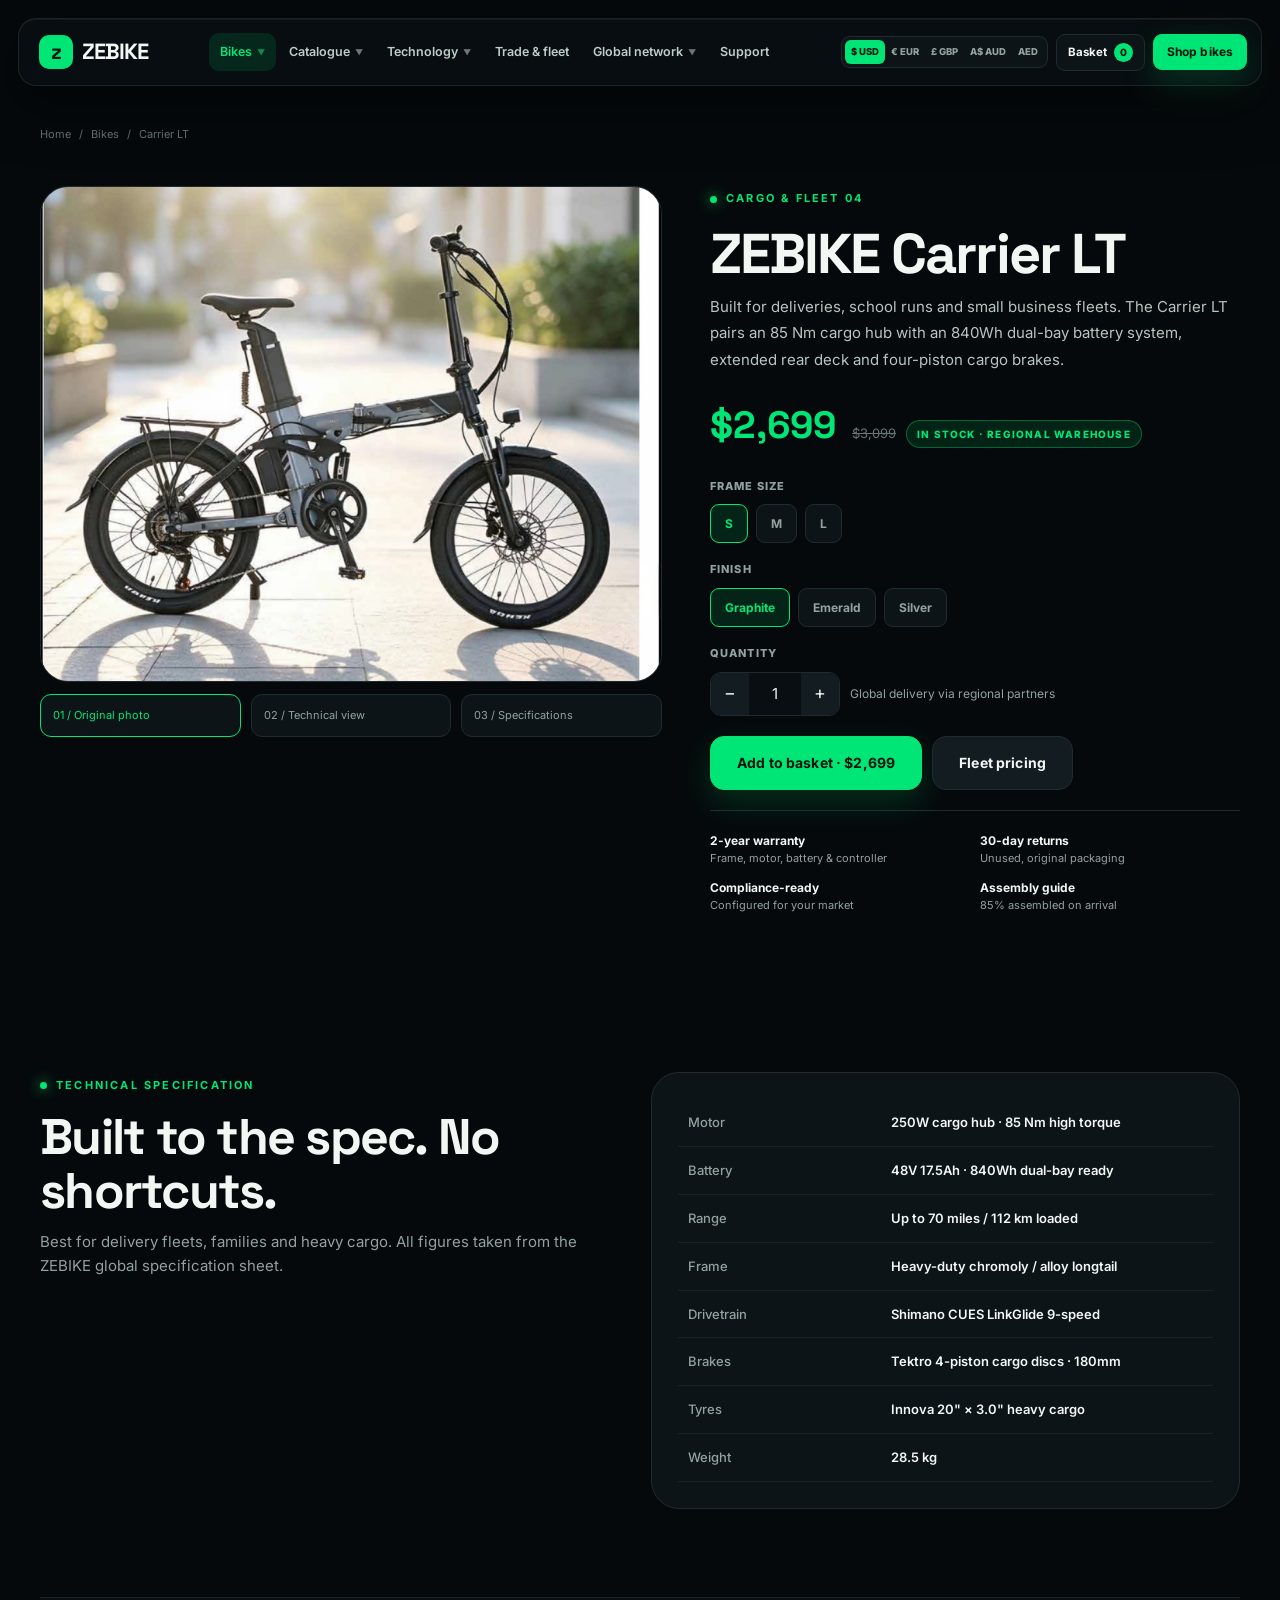
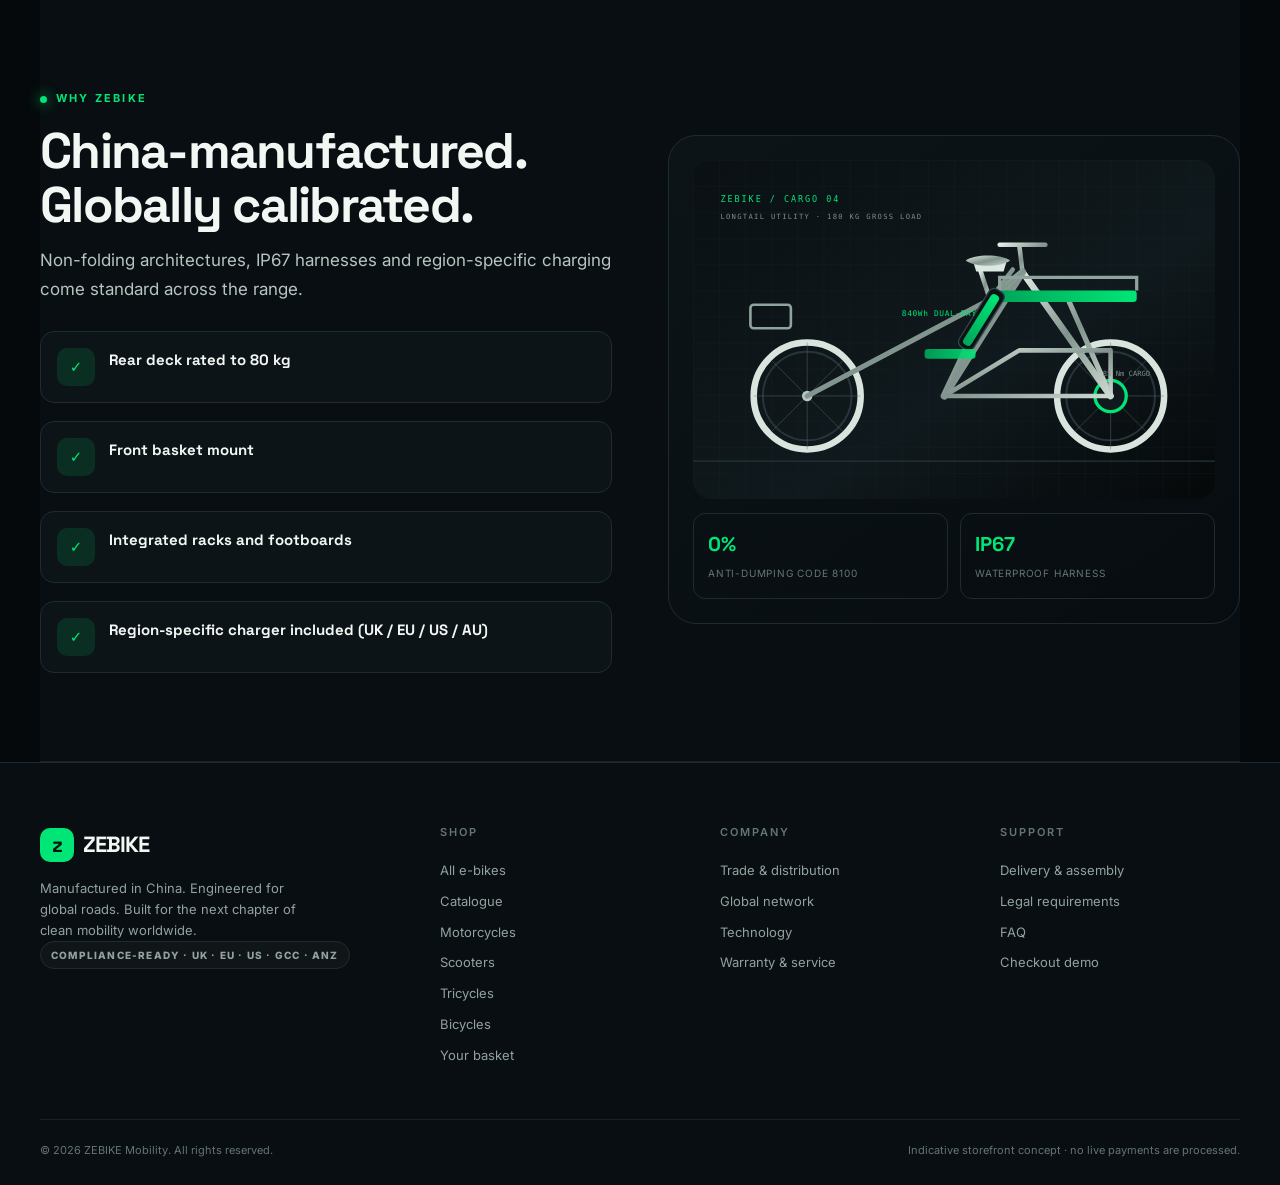
<file: products/carrier-lt.html>
<!DOCTYPE html>
<html lang="en">
<head>
  <meta charset="UTF-8">
  <meta name="viewport" content="width=device-width, initial-scale=1.0">
  <meta name="description" content="ZEBIKE Carrier LT — longtail cargo electric bike rated to 180 kg with 840Wh dual-bay battery.">
  <title>ZEBIKE Carrier LT | Longtail Cargo E-Bike</title>
  <link rel="stylesheet" href="../assets/css/style.css">
</head>
<body>
  <div id="siteHeaderMount"></div>
  <main class="container"><div id="productDetailRoot" data-product-id="carrier-lt"></div></main>
  <div id="siteFooterMount"></div>
  <script src="../assets/js/products.js"></script>
  <script src="../assets/js/app.js"></script>
</body>
</html>
</file>
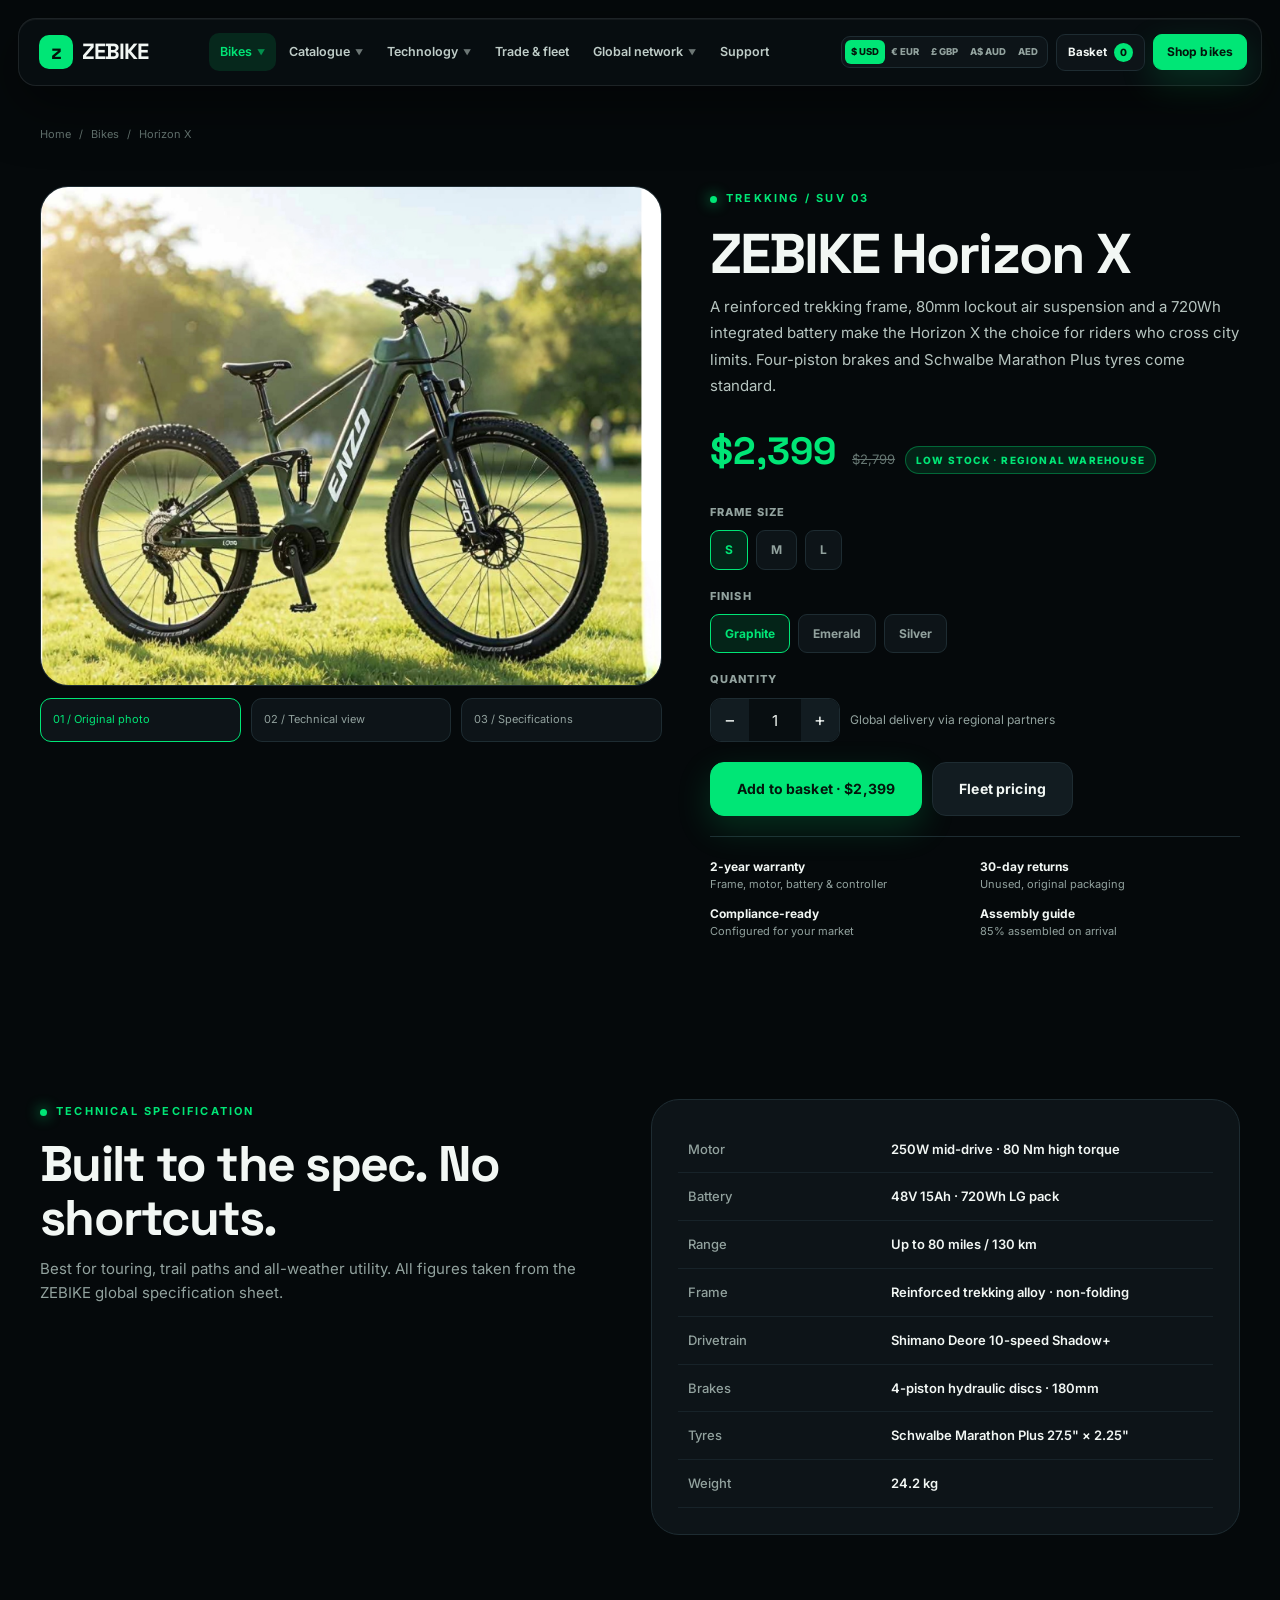
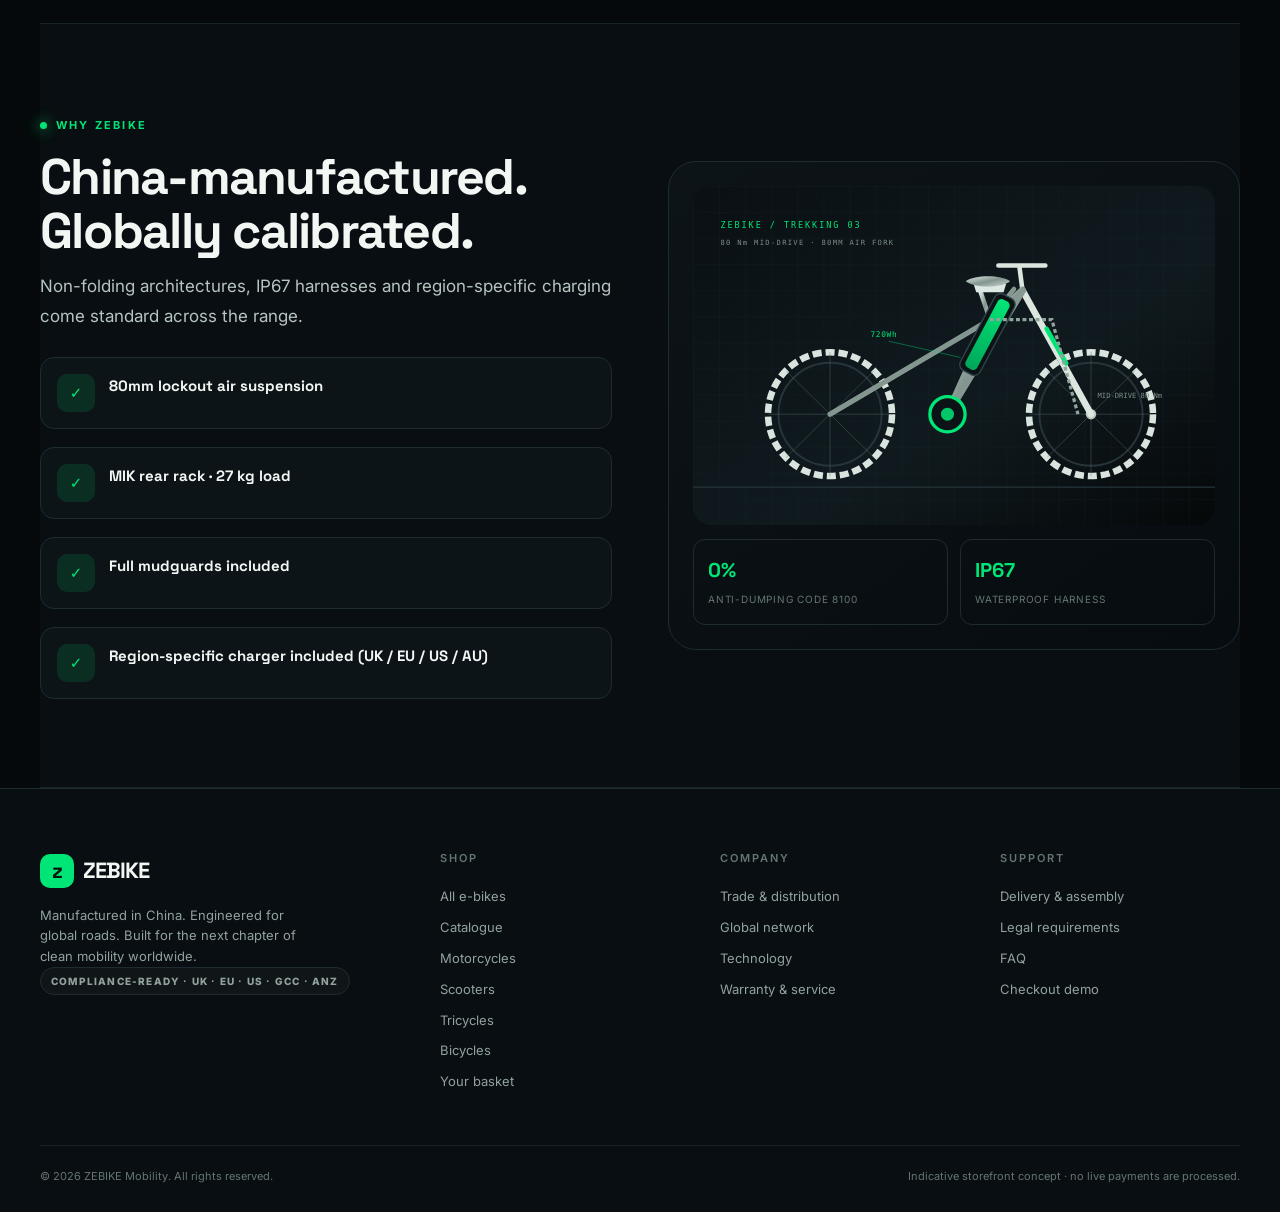
<file: products/horizon-x.html>
<!DOCTYPE html>
<html lang="en">
<head>
  <meta charset="UTF-8">
  <meta name="viewport" content="width=device-width, initial-scale=1.0">
  <meta name="description" content="ZEBIKE Horizon X — 80 Nm mid-drive trekking e-bike with 720Wh battery and air suspension.">
  <title>ZEBIKE Horizon X | Trekking & SUV E-Bike</title>
  <link rel="stylesheet" href="../assets/css/style.css">
</head>
<body>
  <div id="siteHeaderMount"></div>
  <main class="container"><div id="productDetailRoot" data-product-id="horizon-x"></div></main>
  <div id="siteFooterMount"></div>
  <script src="../assets/js/products.js"></script>
  <script src="../assets/js/app.js"></script>
</body>
</html>
</file>
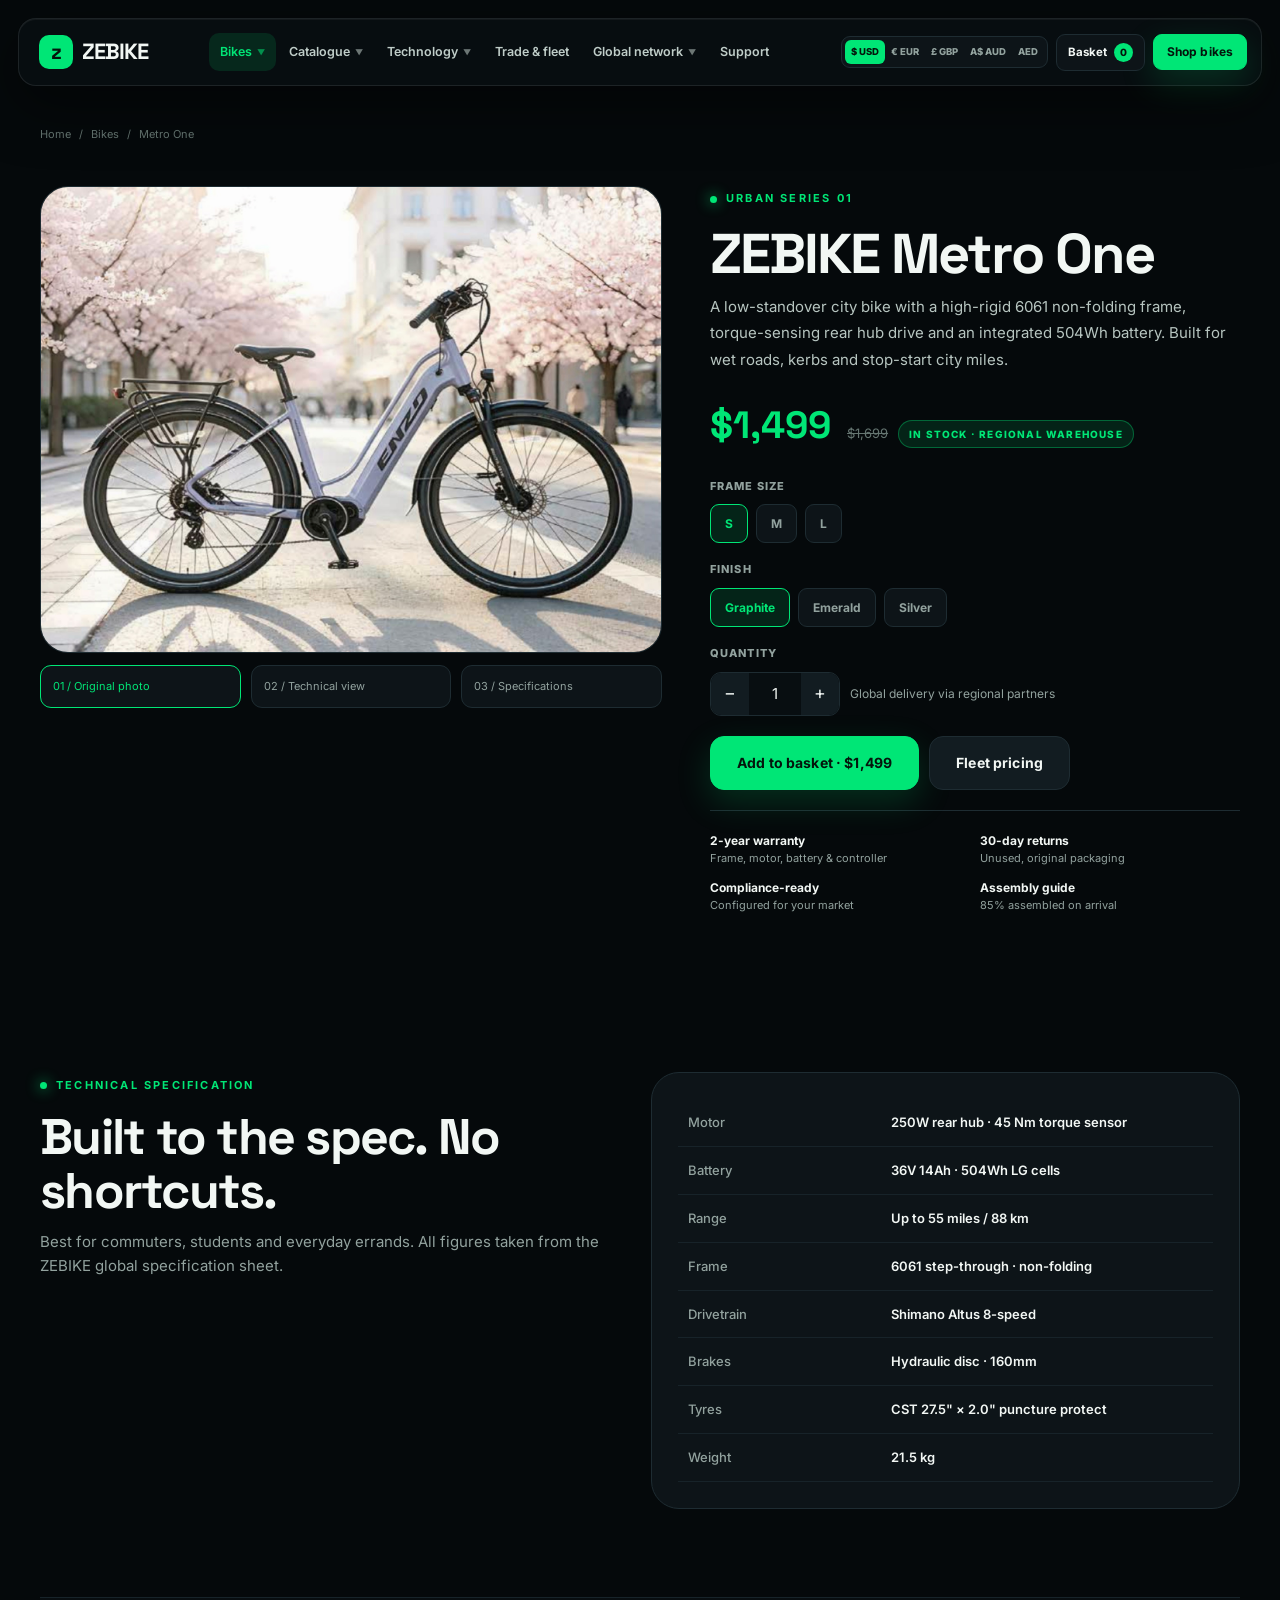
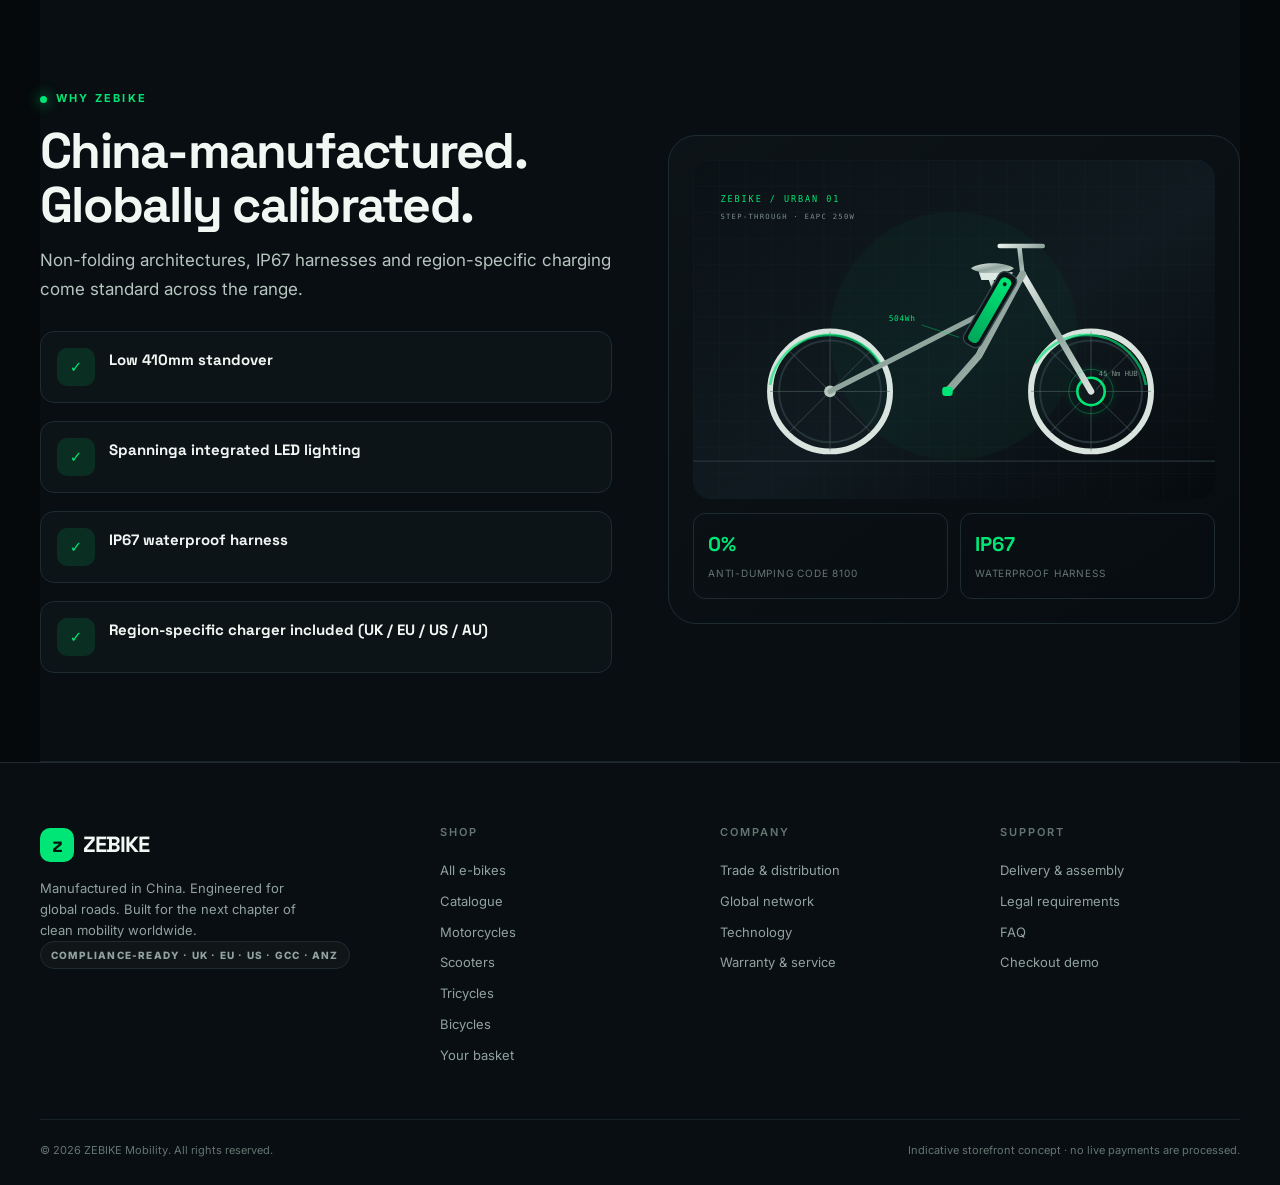
<file: products/metro-one.html>
<!DOCTYPE html>
<html lang="en">
<head>
  <meta charset="UTF-8">
  <meta name="viewport" content="width=device-width, initial-scale=1.0">
  <meta name="description" content="ZEBIKE Metro One — step-through urban electric bike with 504Wh battery and up to 55 miles range.">
  <title>ZEBIKE Metro One | Step-Through Urban E-Bike</title>
  <link rel="stylesheet" href="../assets/css/style.css">
</head>
<body>
  <div id="siteHeaderMount"></div>
  <main class="container"><div id="productDetailRoot" data-product-id="metro-one"></div></main>
  <div id="siteFooterMount"></div>
  <script src="../assets/js/products.js"></script>
  <script src="../assets/js/app.js"></script>
</body>
</html>
</file>
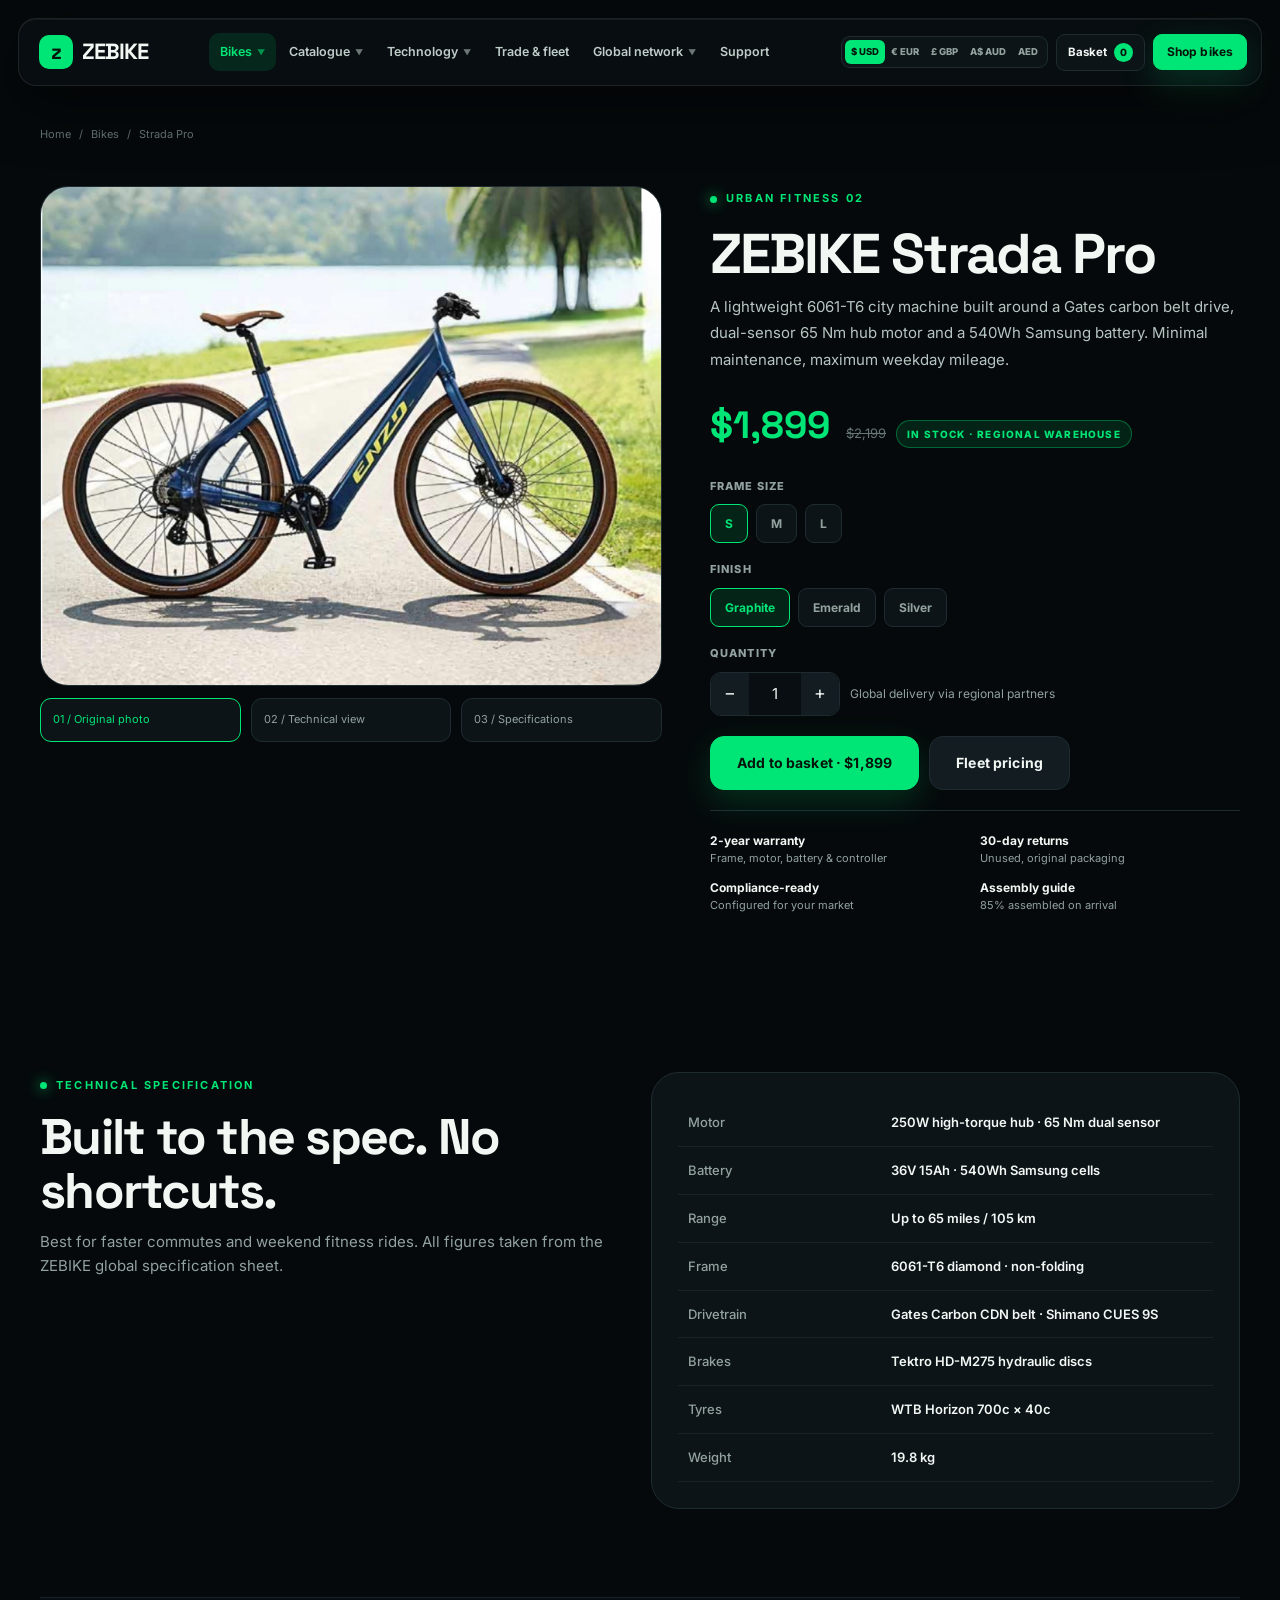
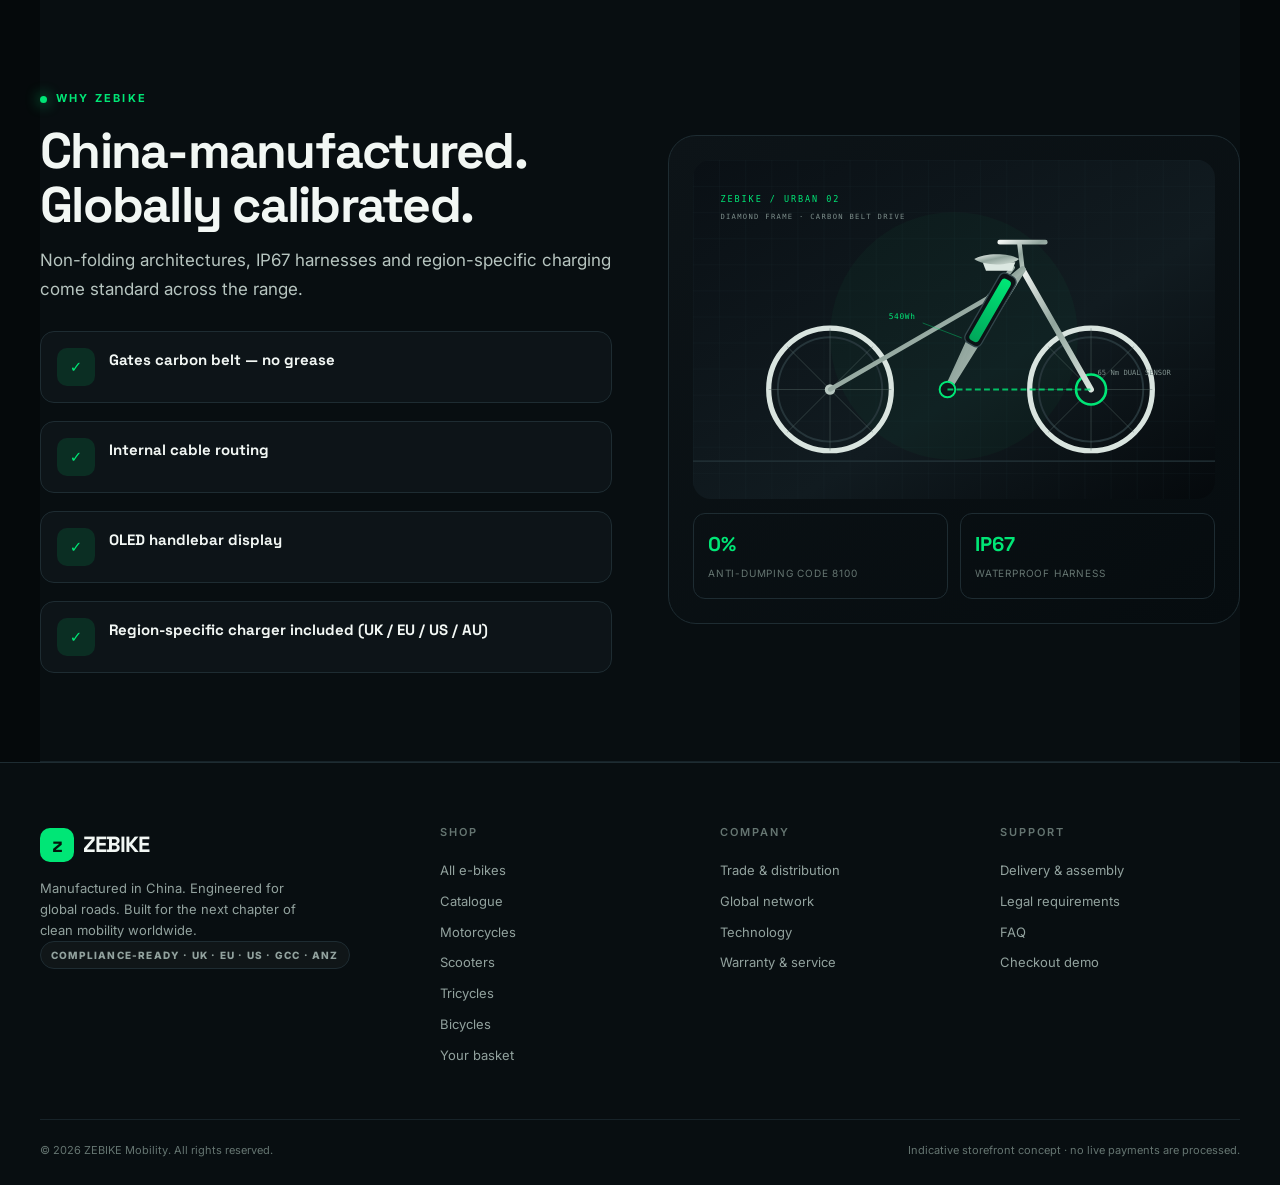
<file: products/strada-pro.html>
<!DOCTYPE html>
<html lang="en">
<head>
  <meta charset="UTF-8">
  <meta name="viewport" content="width=device-width, initial-scale=1.0">
  <meta name="description" content="ZEBIKE Strada Pro — diamond-frame city e-bike with Gates carbon belt drive and 540Wh battery.">
  <title>ZEBIKE Strada Pro | Carbon Belt City E-Bike</title>
  <link rel="stylesheet" href="../assets/css/style.css">
</head>
<body>
  <div id="siteHeaderMount"></div>
  <main class="container"><div id="productDetailRoot" data-product-id="strada-pro"></div></main>
  <div id="siteFooterMount"></div>
  <script src="../assets/js/products.js"></script>
  <script src="../assets/js/app.js"></script>
</body>
</html>
</file>
<file: assets/css/style.css>
@import url('https://fonts.googleapis.com/css2?family=Inter:wght@300;400;500;600;700;800&family=Space+Grotesk:wght@400;500;600;700&display=swap');

:root {
  --bg: #05090b;
  --bg-soft: #080e11;
  --surface: #0d1418;
  --surface-2: #121c21;
  --surface-3: #172329;
  --line: #1e2c32;
  --line-soft: #172329;
  --text: #f2f7f4;
  --muted: #92a29e;
  --muted-2: #657571;
  --accent: #00e676;
  --accent-soft: rgba(0, 230, 118, 0.12);
  --accent-line: rgba(0, 230, 118, 0.35);
  --danger: #ff6b6b;
  --radius: 18px;
  --radius-lg: 28px;
  --shadow: 0 24px 70px rgba(0, 0, 0, 0.45);
  --font-display: 'Space Grotesk', system-ui, sans-serif;
  --font-body: 'Inter', system-ui, sans-serif;
}

* { box-sizing: border-box; }
html { scroll-behavior: smooth; }
body {
  margin: 0;
  padding-top: 104px;
  background: var(--bg);
  color: var(--text);
  font-family: var(--font-body);
  font-size: 15px;
  line-height: 1.6;
  -webkit-font-smoothing: antialiased;
}
body.menu-open { overflow: hidden; }
a { color: inherit; text-decoration: none; }
img, svg { display: block; max-width: 100%; }
button, input, select, textarea { font: inherit; }
button { cursor: pointer; }
::selection { background: var(--accent); color: #04120b; }
::-webkit-scrollbar { width: 9px; height: 9px; }
::-webkit-scrollbar-track { background: var(--bg); }
::-webkit-scrollbar-thumb { background: #26363c; border-radius: 99px; }
::-webkit-scrollbar-thumb:hover { background: var(--accent); }

.container { width: min(1200px, calc(100% - 40px)); margin: 0 auto; }
.container-narrow { width: min(860px, calc(100% - 40px)); margin: 0 auto; }
.section { padding: 88px 0; }
.section-sm { padding: 56px 0; }
.section-alt { background: var(--bg-soft); border-block: 1px solid var(--line-soft); }
.grid { display: grid; gap: 22px; }
.grid-2 { grid-template-columns: repeat(2, minmax(0, 1fr)); }
.grid-3 { grid-template-columns: repeat(3, minmax(0, 1fr)); }
.grid-4 { grid-template-columns: repeat(4, minmax(0, 1fr)); }
.flex { display: flex; }
.items-center { align-items: center; }
.justify-between { justify-content: space-between; }
.gap-8 { gap: 8px; }
.gap-12 { gap: 12px; }
.gap-20 { gap: 20px; }
.text-center { text-align: center; }
.hidden { display: none !important; }

.eyebrow {
  display: inline-flex; align-items: center; gap: 9px;
  color: var(--accent); font-family: var(--font-body);
  font-size: 11px; font-weight: 700; letter-spacing: .2em;
  text-transform: uppercase;
}
.eyebrow::before { content: ''; width: 7px; height: 7px; border-radius: 50%; background: var(--accent); box-shadow: 0 0 14px var(--accent); }
h1, h2, h3, h4, .display { font-family: var(--font-display); letter-spacing: -.035em; line-height: 1.08; margin: 0; }
h1 { font-size: clamp(42px, 6vw, 78px); font-weight: 700; }
h2 { font-size: clamp(30px, 4vw, 50px); font-weight: 700; }
h3 { font-size: 22px; font-weight: 600; }
h4 { font-size: 17px; font-weight: 600; }
p { margin: 0; color: var(--muted); }
.lead { font-size: 17px; line-height: 1.75; color: #b7c5c0; max-width: 680px; }
.mono { font-family: ui-monospace, SFMono-Regular, Menlo, monospace; }
.muted { color: var(--muted); }
.accent { color: var(--accent); }
.section-head { display: flex; align-items: flex-end; justify-content: space-between; gap: 24px; margin-bottom: 36px; }
.section-head p { max-width: 460px; }
.section-title { max-width: 720px; margin-top: 14px; }

.btn {
  display: inline-flex; align-items: center; justify-content: center; gap: 9px;
  min-height: 46px; padding: 0 20px; border-radius: 12px;
  border: 1px solid var(--line); background: var(--surface-2); color: var(--text);
  font-size: 13px; font-weight: 700; letter-spacing: .01em;
  transition: transform .18s ease, border-color .18s ease, background .18s ease, color .18s ease;
}
.btn:hover { transform: translateY(-2px); border-color: var(--accent-line); }
.btn-primary { background: var(--accent); color: #04150c; border-color: var(--accent); box-shadow: 0 12px 34px rgba(0, 230, 118, .18); }
.btn-primary:hover { background: #59ffa9; border-color: #59ffa9; }
.btn-ghost { background: transparent; }
.btn-lg { min-height: 54px; padding: 0 26px; border-radius: 14px; font-size: 14px; }
.btn-sm { min-height: 36px; padding: 0 13px; font-size: 12px; border-radius: 9px; }
.btn-block { width: 100%; }
.btn-arrow::after { content: '→'; font-size: 16px; transition: transform .18s ease; }
.btn-arrow:hover::after { transform: translateX(4px); }

.badge {
  display: inline-flex; align-items: center; gap: 6px;
  padding: 5px 10px; border-radius: 99px;
  border: 1px solid var(--accent-line); background: var(--accent-soft);
  color: var(--accent); font-size: 10px; font-weight: 800; letter-spacing: .12em; text-transform: uppercase;
}
.badge-neutral { border-color: var(--line); background: rgba(255,255,255,.03); color: var(--muted); }
.pill { display: inline-flex; align-items: center; gap: 7px; padding: 6px 11px; border: 1px solid var(--line); border-radius: 99px; font-size: 12px; color: var(--muted); }
.dot { width: 7px; height: 7px; border-radius: 50%; background: var(--accent); box-shadow: 0 0 10px var(--accent); }

/* Floating hover navigation */
.topbar { display: none; }

.site-header {
  position: fixed; top: 18px; left: 50%; transform: translateX(-50%); z-index: 60;
  width: min(1260px, calc(100% - 36px));
  border: 1px solid rgba(255,255,255,.09); border-radius: 18px;
  background: rgba(9, 15, 18, .84);
  backdrop-filter: blur(22px) saturate(150%); -webkit-backdrop-filter: blur(22px) saturate(150%);
  box-shadow: 0 18px 55px rgba(0,0,0,.5), inset 0 1px 0 rgba(255,255,255,.05);
}
.nav-wrap { min-height: 66px; padding: 0 14px 0 20px; display: flex; align-items: center; justify-content: space-between; gap: 14px; }
.brand { display: inline-flex; align-items: center; gap: 9px; flex: none; }
.brand-mark { width: 34px; height: 34px; display: grid; place-items: center; border-radius: 10px; background: var(--accent); color: #04150c; font-family: var(--font-display); font-weight: 700; font-size: 21px; }
.brand-name { font-family: var(--font-display); font-weight: 700; font-size: 22px; letter-spacing: -.05em; }
.brand-sub { display: none; }
.main-nav { display: flex; align-items: center; gap: 2px; }
.nav-item { position: relative; }
.nav-link {
  display: inline-flex; align-items: center; gap: 5px; padding: 9px 11px; border-radius: 10px;
  color: #bfcdc8; font-size: 12.5px; font-weight: 600; white-space: nowrap;
  transition: color .18s, background .18s;
}
.nav-link:hover, .nav-item:focus-within .nav-link { color: var(--text); background: rgba(255,255,255,.06); }
.nav-link.on { color: var(--accent); background: var(--accent-soft); }
.nav-link .caret { font-size: 8px; opacity: .55; transition: transform .18s ease; }
.nav-item:hover .caret, .nav-item:focus-within .caret { transform: rotate(180deg); }

/* Hover panels — each entry opens its own individual page */
.dropdown {
  position: absolute; top: calc(100% + 14px); left: -12px; min-width: 258px;
  padding: 10px; border-radius: 14px; border: 1px solid var(--line);
  background: rgba(12, 19, 23, .98); box-shadow: var(--shadow);
  opacity: 0; visibility: hidden; transform: translateY(-8px); pointer-events: none;
  transition: opacity .18s ease, transform .18s ease, visibility .18s;
}
.dropdown::before { content: ''; position: absolute; top: -14px; left: 0; right: 0; height: 14px; }
.nav-item:hover .dropdown, .nav-item:focus-within .dropdown { opacity: 1; visibility: visible; transform: translateY(0); pointer-events: auto; }
.dropdown a {
  position: relative; display: flex; flex-direction: column; gap: 2px;
  padding: 10px 12px 10px 26px; border-radius: 10px; transition: background .16s ease;
}
.dropdown a::before {
  content: ''; position: absolute; left: 11px; top: 50%; width: 5px; height: 5px;
  margin-top: -3px; border-radius: 50%; background: var(--muted-2);
  transition: background .16s ease, box-shadow .16s ease;
}
.dropdown a:hover { background: var(--surface-3); }
.dropdown a:hover::before { background: var(--accent); box-shadow: 0 0 8px var(--accent); }
.dropdown a:hover strong { color: var(--accent); }
.dropdown strong { font-size: 12.5px; font-weight: 600; transition: color .16s ease; }
.dropdown span { color: var(--muted-2); font-size: 10.5px; }
.header-actions { display: flex; align-items: center; gap: 8px; flex: none; }
.currency-switch { display: inline-flex; flex-wrap: nowrap; padding: 3px; border: 1px solid var(--line); border-radius: 9px; background: var(--surface); }
.currency-btn { border: 0; background: transparent; color: var(--muted); padding: 4px 6px; border-radius: 6px; font-size: 9.5px; font-weight: 800; white-space: nowrap; }
.currency-btn.active { background: var(--accent); color: #04150c; }
.cart-btn { position: relative; display: inline-flex; align-items: center; gap: 7px; padding: 8px 11px; border: 1px solid var(--line); border-radius: 9px; background: var(--surface); font-size: 11.5px; font-weight: 700; }
.cart-btn:hover { border-color: var(--accent-line); }
.cart-count { min-width: 19px; height: 19px; display: grid; place-items: center; padding: 0 5px; border-radius: 99px; background: var(--accent); color: #04150c; font-size: 10px; font-weight: 800; }
.menu-toggle { display: none; width: 40px; height: 40px; border-radius: 10px; border: 1px solid var(--line); background: var(--surface); color: var(--text); font-size: 18px; }
.mobile-panel { display: none; position: fixed; inset: 0; z-index: 80; background: rgba(5,9,11,.98); padding: 22px; overflow-y: auto; }
.mobile-panel.open { display: block; }
.mobile-panel-head { display: flex; align-items: center; justify-content: space-between; margin-bottom: 28px; }
.mobile-panel a { display: block; padding: 14px 0; border-bottom: 1px solid var(--line-soft); font-family: var(--font-display); font-size: 22px; }
.mobile-panel .btn { margin-top: 22px; }

/* Footer */
.site-footer { border-top: 1px solid var(--line); background: var(--bg-soft); padding: 64px 0 26px; }
.footer-grid { display: grid; grid-template-columns: 1.5fr repeat(3, 1fr); gap: 40px; }
.footer-brand p { margin-top: 16px; max-width: 280px; font-size: 13px; }
.footer-col h4 { font-family: var(--font-body); font-size: 11px; letter-spacing: .18em; text-transform: uppercase; color: var(--muted-2); margin-bottom: 16px; }
.footer-col a { display: block; padding: 5px 0; color: var(--muted); font-size: 13px; }
.footer-col a:hover { color: var(--accent); }
.footer-bottom { margin-top: 48px; padding-top: 22px; border-top: 1px solid var(--line-soft); display: flex; justify-content: space-between; gap: 16px; color: var(--muted-2); font-size: 11px; }

/* Hero */
.hero { position: relative; overflow: hidden; padding: 76px 0 64px; border-bottom: 1px solid var(--line-soft); background:
  radial-gradient(circle at 78% 32%, rgba(0,230,118,.1), transparent 34%),
  linear-gradient(180deg, #081014 0%, #05090b 100%); }
.hero::before { content: ''; position: absolute; inset: 0; background-image: radial-gradient(rgba(0,230,118,.13) 1px, transparent 1px); background-size: 26px 26px; mask-image: linear-gradient(to right, #000, transparent 80%); pointer-events: none; }
.hero-grid { position: relative; display: grid; grid-template-columns: 1.02fr .98fr; gap: 48px; align-items: center; }
.hero h1 { margin: 20px 0 20px; }
.hero h1 span { color: var(--accent); }
.hero .lead { margin-bottom: 28px; }
.hero-cta { display: flex; flex-wrap: wrap; gap: 12px; }
.hero-proof { display: flex; flex-wrap: wrap; gap: 22px; margin-top: 36px; padding-top: 26px; border-top: 1px solid var(--line); }
.hero-proof div strong { display: block; font-family: var(--font-display); font-size: 20px; }
.hero-proof div span { font-size: 11px; color: var(--muted-2); letter-spacing: .08em; text-transform: uppercase; }
.hero-visual { position: relative; }
.hero-visual img { width: 100%; border: 1px solid var(--line); border-radius: var(--radius-lg); box-shadow: var(--shadow); }
.hero-visual .float-card { position: absolute; right: -14px; bottom: 24px; width: 210px; padding: 14px; border: 1px solid var(--accent-line); border-radius: 16px; background: rgba(10,18,21,.92); backdrop-filter: blur(12px); box-shadow: var(--shadow); }
.float-card .mono { font-size: 10px; color: var(--accent); letter-spacing: .12em; }
.float-card strong { display: block; font-family: var(--font-display); font-size: 17px; margin: 5px 0 2px; }
.float-card span { font-size: 11px; color: var(--muted); }

/* Info strip */
.info-strip { display: grid; grid-template-columns: repeat(4, 1fr); border-bottom: 1px solid var(--line-soft); background: var(--surface); }
.info-strip > div { padding: 20px 22px; border-right: 1px solid var(--line-soft); }
.info-strip > div:last-child { border-right: 0; }
.info-strip strong { display: block; font-family: var(--font-display); font-size: 15px; }
.info-strip span { font-size: 11px; color: var(--muted-2); letter-spacing: .06em; text-transform: uppercase; }

/* Product cards */
.product-grid { display: grid; grid-template-columns: repeat(2, minmax(0, 1fr)); gap: 22px; }
.product-card { display: flex; flex-direction: column; overflow: hidden; border: 1px solid var(--line); border-radius: var(--radius-lg); background: var(--surface); transition: transform .25s ease, border-color .25s ease, box-shadow .25s ease; }
.product-card:hover { transform: translateY(-5px); border-color: var(--accent-line); box-shadow: 0 26px 60px rgba(0,0,0,.35); }
.product-media { position: relative; aspect-ratio: 16/10; background: #0a1114; overflow: hidden; }
.product-media img { width: 100%; height: 100%; object-fit: cover; transition: transform .5s ease; }
.product-card:hover .product-media img { transform: scale(1.04); }
.product-media .badge { position: absolute; top: 14px; left: 14px; }
.product-body { padding: 22px; display: flex; flex-direction: column; flex: 1; }
.product-kicker { color: var(--accent); font-size: 10px; font-weight: 800; letter-spacing: .16em; text-transform: uppercase; }
.product-body h3 { margin: 8px 0 6px; font-size: 25px; }
.product-body > p { font-size: 13px; min-height: 42px; }
.spec-mini { display: grid; grid-template-columns: repeat(3, 1fr); gap: 8px; margin: 18px 0; }
.spec-mini div { padding: 9px; border: 1px solid var(--line-soft); border-radius: 10px; background: var(--bg-soft); }
.spec-mini span { display: block; font-size: 9px; color: var(--muted-2); letter-spacing: .08em; text-transform: uppercase; }
.spec-mini strong { font-size: 11px; font-weight: 700; }
.product-foot { margin-top: auto; padding-top: 16px; border-top: 1px solid var(--line-soft); display: flex; align-items: center; justify-content: space-between; gap: 12px; }
.price { font-family: var(--font-display); font-size: 25px; font-weight: 700; color: var(--accent); }
.price-old { font-size: 13px; color: var(--muted-2); text-decoration: line-through; margin-left: 6px; }
.price-note { display: block; font-size: 10px; color: var(--muted-2); }

.filters { display: flex; flex-wrap: wrap; align-items: center; gap: 12px; padding: 16px; margin-bottom: 26px; border: 1px solid var(--line); border-radius: 16px; background: var(--surface); }
.filter-btn { padding: 8px 14px; border: 1px solid var(--line); border-radius: 99px; background: transparent; color: var(--muted); font-size: 12px; font-weight: 700; }
.filter-btn:hover, .filter-btn.active { border-color: var(--accent); background: var(--accent); color: #04150c; }
.search-box { flex: 1; min-width: 190px; }
.input, .select, textarea.input {
  width: 100%; padding: 12px 14px; border: 1px solid var(--line); border-radius: 11px;
  background: var(--bg-soft); color: var(--text); font-size: 13px; outline: none;
  transition: border-color .18s, box-shadow .18s;
}
.input:focus, .select:focus, textarea.input:focus { border-color: var(--accent); box-shadow: 0 0 0 3px var(--accent-soft); }
.input::placeholder { color: var(--muted-2); }
.select { appearance: none; background-image: linear-gradient(45deg, transparent 50%, var(--muted) 50%), linear-gradient(135deg, var(--muted) 50%, transparent 50%); background-position: calc(100% - 17px) 50%, calc(100% - 12px) 50%; background-size: 5px 5px; background-repeat: no-repeat; }
label.field { display: block; }
label.field > span { display: block; margin-bottom: 7px; font-size: 11px; font-weight: 700; letter-spacing: .08em; text-transform: uppercase; color: var(--muted); }

/* Feature / split */
.split { display: grid; grid-template-columns: 1fr 1fr; gap: 56px; align-items: center; }
.feature-list { display: grid; gap: 18px; margin-top: 26px; }
.feature-item { display: flex; gap: 14px; padding: 16px; border: 1px solid var(--line); border-radius: 14px; background: var(--surface); }
.feature-icon { flex: none; width: 38px; height: 38px; display: grid; place-items: center; border-radius: 10px; background: var(--accent-soft); color: var(--accent); font-family: var(--font-display); font-weight: 700; }
.feature-item strong { display: block; margin-bottom: 3px; font-family: var(--font-display); font-size: 15px; }
.feature-item p { font-size: 12px; }
.visual-panel { padding: 24px; border: 1px solid var(--line); border-radius: var(--radius-lg); background: linear-gradient(145deg, var(--surface), #060c0f); }
.visual-panel img { width: 100%; border-radius: 18px; }
.visual-panel-grid { display: grid; grid-template-columns: 1fr 1fr; gap: 12px; margin-top: 14px; }
.mini-stat { padding: 14px; border: 1px solid var(--line); border-radius: 12px; }
.mini-stat strong { display: block; font-family: var(--font-display); font-size: 20px; color: var(--accent); }
.mini-stat span { font-size: 10px; color: var(--muted-2); letter-spacing: .08em; text-transform: uppercase; }

/* Timeline */
.timeline { display: grid; grid-template-columns: repeat(3, 1fr); gap: 0; margin-top: 34px; border: 1px solid var(--line); border-radius: var(--radius-lg); overflow: hidden; }
.timeline-step { position: relative; padding: 26px; border-right: 1px solid var(--line); background: var(--surface); }
.timeline-step:last-child { border-right: 0; }
.timeline-step .step-num { color: var(--accent); font-family: ui-monospace, monospace; font-size: 12px; letter-spacing: .14em; }
.timeline-step h3 { margin: 12px 0 8px; font-size: 19px; }
.timeline-step p { font-size: 12px; }
.timeline-step.active { background: linear-gradient(160deg, rgba(0,230,118,.1), var(--surface) 65%); }

/* Product detail */
.product-detail { display: grid; grid-template-columns: 1.08fr .92fr; gap: 48px; padding: 42px 0 70px; }
.detail-media img { width: 100%; border: 1px solid var(--line); border-radius: var(--radius-lg); }
.detail-thumbs { display: grid; grid-template-columns: repeat(3, 1fr); gap: 10px; margin-top: 12px; }
.detail-thumbs button { padding: 12px; border: 1px solid var(--line); border-radius: 11px; background: var(--surface); color: var(--muted); font-size: 11px; text-align: left; }
.detail-thumbs button.active { border-color: var(--accent); color: var(--accent); }
.detail-info h1 { font-size: clamp(36px, 5vw, 56px); margin: 14px 0 10px; }
.detail-info .lead { font-size: 15px; margin-bottom: 22px; }
.detail-price { display: flex; align-items: baseline; gap: 10px; margin: 22px 0; }
.detail-price .price { font-size: 38px; }
.option-group { margin: 18px 0; }
.option-group > span { display: block; margin-bottom: 9px; font-size: 11px; font-weight: 800; letter-spacing: .1em; color: var(--muted); text-transform: uppercase; }
.option-row { display: flex; flex-wrap: wrap; gap: 8px; }
.option-chip { padding: 9px 14px; border: 1px solid var(--line); border-radius: 9px; background: var(--surface); color: var(--muted); font-size: 12px; font-weight: 700; }
.option-chip.active { border-color: var(--accent); background: var(--accent-soft); color: var(--accent); }
.qty-row { display: flex; align-items: center; gap: 10px; }
.qty-control { display: inline-flex; align-items: center; border: 1px solid var(--line); border-radius: 11px; overflow: hidden; }
.qty-control button { width: 38px; height: 42px; border: 0; background: var(--surface-2); color: var(--text); font-size: 18px; }
.qty-control input { width: 52px; height: 42px; border: 0; background: var(--bg-soft); color: var(--text); text-align: center; outline: none; }
.detail-actions { display: flex; gap: 10px; margin-top: 20px; }
.detail-assurance { display: grid; grid-template-columns: 1fr 1fr; gap: 10px; margin-top: 20px; padding-top: 20px; border-top: 1px solid var(--line); }
.detail-assurance div { font-size: 11px; color: var(--muted); }
.detail-assurance strong { display: block; color: var(--text); font-size: 12px; }
.spec-table { width: 100%; border-collapse: collapse; font-size: 13px; }
.spec-table th, .spec-table td { padding: 13px 10px; border-bottom: 1px solid var(--line-soft); text-align: left; }
.spec-table th { width: 34%; color: var(--muted-2); font-weight: 600; }
.spec-table td { font-weight: 600; }

/* Cart */
.cart-layout { display: grid; grid-template-columns: 1fr 360px; gap: 30px; padding: 42px 0 80px; align-items: start; }
.cart-list { display: grid; gap: 14px; }
.cart-item { display: grid; grid-template-columns: 130px 1fr auto; gap: 18px; align-items: center; padding: 14px; border: 1px solid var(--line); border-radius: 16px; background: var(--surface); }
.cart-item img { width: 130px; height: 92px; object-fit: cover; border-radius: 11px; }
.cart-item h3 { font-size: 17px; }
.cart-item p { font-size: 11px; }
.cart-item-actions { display: flex; align-items: center; gap: 12px; }
.link-btn { border: 0; background: none; color: var(--muted-2); font-size: 11px; text-decoration: underline; }
.link-btn:hover { color: var(--danger); }
.summary-card { position: sticky; top: 100px; padding: 22px; border: 1px solid var(--line); border-radius: var(--radius-lg); background: var(--surface); }
.summary-card h3 { margin-bottom: 18px; }
.summary-row { display: flex; justify-content: space-between; gap: 12px; padding: 9px 0; font-size: 13px; color: var(--muted); }
.summary-row strong { color: var(--text); }
.summary-total { margin-top: 12px; padding-top: 16px; border-top: 1px solid var(--line); display: flex; justify-content: space-between; align-items: baseline; }
.summary-total strong { font-family: var(--font-display); font-size: 27px; color: var(--accent); }
.summary-card .btn { margin-top: 18px; }
.empty-state { padding: 70px 20px; text-align: center; border: 1px dashed var(--line); border-radius: var(--radius-lg); }
.empty-state h3 { margin-bottom: 10px; }

/* Forms */
.checkout-layout { display: grid; grid-template-columns: 1fr 360px; gap: 32px; padding: 42px 0 80px; align-items: start; }
.form-card { padding: 26px; border: 1px solid var(--line); border-radius: var(--radius-lg); background: var(--surface); }
.form-card + .form-card { margin-top: 18px; }
.form-card h3 { margin-bottom: 18px; }
.form-grid { display: grid; grid-template-columns: 1fr 1fr; gap: 14px; }
.form-grid .full { grid-column: 1 / -1; }
.form-note { margin-top: 14px; font-size: 11px; color: var(--muted-2); }
.radio-list { display: grid; gap: 10px; }
.radio-item { display: flex; align-items: center; gap: 12px; padding: 13px; border: 1px solid var(--line); border-radius: 11px; cursor: pointer; }
.radio-item:has(input:checked) { border-color: var(--accent); background: var(--accent-soft); }
.radio-item input { accent-color: var(--accent); }
.radio-item strong { display: block; font-size: 13px; }
.radio-item span { font-size: 11px; color: var(--muted); }

/* Trade calculator */
.calc-grid { display: grid; grid-template-columns: 1.15fr .85fr; gap: 30px; padding: 42px 0 80px; align-items: start; }
.calc-model { display: grid; grid-template-columns: 1fr 130px; gap: 14px; align-items: center; padding: 14px; border: 1px solid var(--line); border-radius: 14px; background: var(--surface); margin-bottom: 10px; }
.calc-model strong { display: block; font-family: var(--font-display); }
.calc-model span { font-size: 11px; color: var(--muted); }
.calc-model input { width: 100%; padding: 10px; border: 1px solid var(--line); border-radius: 9px; background: var(--bg-soft); color: var(--text); text-align: center; }
.calc-output { display: grid; grid-template-columns: 1fr 1fr; gap: 10px; margin: 18px 0; }
.calc-output div { padding: 14px; border: 1px solid var(--line); border-radius: 12px; background: var(--bg-soft); }
.calc-output span { display: block; font-size: 10px; color: var(--muted-2); letter-spacing: .08em; text-transform: uppercase; }
.calc-output strong { font-family: var(--font-display); font-size: 20px; color: var(--accent); }
.fillbar { height: 9px; border-radius: 99px; background: var(--surface-3); overflow: hidden; }
.fillbar > div { height: 100%; width: 0; background: var(--accent); transition: width .3s ease; }

/* FAQ / content */
.faq { display: grid; gap: 10px; max-width: 820px; margin: 0 auto; }
.faq-item { border: 1px solid var(--line); border-radius: 14px; background: var(--surface); overflow: hidden; }
.faq-q { width: 100%; display: flex; justify-content: space-between; gap: 16px; padding: 17px 20px; border: 0; background: none; color: var(--text); text-align: left; font-family: var(--font-display); font-weight: 600; font-size: 15px; }
.faq-q span { color: var(--accent); }
.faq-a { display: none; padding: 0 20px 18px; color: var(--muted); font-size: 13px; }
.faq-item.open .faq-a { display: block; }
.faq-item.open .faq-q span { transform: rotate(45deg); }
.cta-band { padding: 54px; border: 1px solid var(--accent-line); border-radius: var(--radius-lg); background: radial-gradient(circle at 85% 20%, rgba(0,230,118,.16), transparent 40%), var(--surface); text-align: center; }
.cta-band h2 { margin-bottom: 12px; }
.cta-band p { margin: 0 auto 24px; max-width: 560px; }
.notice { padding: 13px 16px; border: 1px solid var(--accent-line); border-radius: 11px; background: var(--accent-soft); color: #bff6d9; font-size: 12px; }
.notice-warn { border-color: rgba(255,190,80,.35); background: rgba(255,190,80,.08); color: #f4d39a; }

/* Toast / modal */
.toast { position: fixed; right: 22px; bottom: 22px; z-index: 100; max-width: 360px; padding: 14px 18px; border: 1px solid var(--accent-line); border-radius: 13px; background: #0c1814; box-shadow: var(--shadow); font-size: 13px; transform: translateY(20px); opacity: 0; pointer-events: none; transition: all .25s ease; }
.toast.show { transform: translateY(0); opacity: 1; }
.modal-backdrop { position: fixed; inset: 0; z-index: 110; display: grid; place-items: center; padding: 20px; background: rgba(2,6,8,.82); backdrop-filter: blur(8px); }
.modal { width: min(520px, 100%); padding: 30px; border: 1px solid var(--accent-line); border-radius: var(--radius-lg); background: var(--surface); box-shadow: var(--shadow); text-align: center; }
.modal h3 { margin-bottom: 10px; font-size: 28px; }
.modal p { font-size: 13px; }
.modal .btn { margin-top: 22px; }

/* Breadcrumb */
.breadcrumb { display: flex; align-items: center; gap: 8px; padding: 22px 0 0; color: var(--muted-2); font-size: 11px; }
.breadcrumb a:hover { color: var(--accent); }

/* Responsive */
@media (max-width: 1050px) {
  body { padding-top: 86px; }
  .site-header { top: 12px; width: calc(100% - 24px); border-radius: 14px; }
  .nav-wrap { min-height: 60px; padding: 0 10px 0 16px; }
  .brand-sub, .main-nav { display: none; }
  .menu-toggle { display: grid; place-items: center; }
  .hero-grid, .split, .product-detail, .calc-grid { grid-template-columns: 1fr; }
  .hero-visual { max-width: 760px; }
  .info-strip { grid-template-columns: 1fr 1fr; }
  .info-strip > div:nth-child(2) { border-right: 0; }
  .footer-grid { grid-template-columns: 1fr 1fr; }
  .cart-layout, .checkout-layout { grid-template-columns: 1fr; }
  .summary-card { position: static; }
}
@media (max-width: 760px) {
  .container, .container-narrow { width: min(100% - 28px, 1200px); }
  .section { padding: 60px 0; }
  .currency-switch { display: none; }
  .cart-btn span:first-of-type { display: none; }
  .hero { padding: 52px 0 46px; }
  .hero-proof { gap: 16px; }
  .hero-proof div { min-width: 40%; }
  .float-card { right: 8px !important; bottom: 8px !important; width: 170px !important; }
  .grid-2, .grid-3, .grid-4, .product-grid, .timeline, .detail-assurance, .form-grid, .calc-output { grid-template-columns: 1fr; }
  .info-strip { grid-template-columns: 1fr; }
  .info-strip > div { border-right: 0; border-bottom: 1px solid var(--line-soft); }
  .timeline-step { border-right: 0; border-bottom: 1px solid var(--line); }
  .section-head { display: block; }
  .section-head p { margin-top: 12px; }
  .cart-item { grid-template-columns: 90px 1fr; }
  .cart-item img { width: 90px; height: 70px; }
  .cart-item-actions { grid-column: 1 / -1; justify-content: space-between; }
  .footer-grid { grid-template-columns: 1fr; gap: 28px; }
  .footer-bottom { display: block; }
  .cta-band { padding: 32px 20px; }
  .detail-actions { flex-direction: column; }
  .calc-model { grid-template-columns: 1fr 100px; }
}

/* ===== Full 2026 catalogue ===== */
.catalog-hero {
  padding: 78px 0 54px;
  background: radial-gradient(circle at 78% 18%, rgba(0, 230, 118, .13), transparent 42%), var(--bg-soft);
  border-bottom: 1px solid var(--line);
}
.catalog-hero h1 { font-family: var(--font-display); font-size: clamp(38px, 5.6vw, 72px); line-height: 1.02; letter-spacing: -.045em; margin: 16px 0 20px; }
.catalog-hero h1 span { color: var(--accent); }
.catalog-hero .lead { max-width: 760px; }
.catalog-hero-stats { display: grid; grid-template-columns: repeat(4, 1fr); gap: 14px; margin-top: 44px; max-width: 820px; }
.catalog-hero-stats div { padding: 18px 20px; border: 1px solid var(--line); border-radius: 14px; background: rgba(255,255,255,.02); }
.catalog-hero-stats strong { display: block; font-family: var(--font-display); font-size: 28px; color: var(--text); }
.catalog-hero-stats span { color: var(--muted); font-size: 12px; letter-spacing: .08em; text-transform: uppercase; }
.catalog-toolbar { display: flex; justify-content: space-between; align-items: center; gap: 18px; flex-wrap: wrap; margin-bottom: 26px; }
.catalog-filters { display: flex; gap: 8px; flex-wrap: wrap; }
.catalog-filters .filter-btn span { margin-left: 6px; color: var(--muted-2); font-size: 11px; }
.catalog-filters .filter-btn.active span { color: #04120b; }
.catalog-search-wrap { display: flex; align-items: center; gap: 14px; }
.catalog-search-wrap input { min-width: 290px; background: var(--surface); border: 1px solid var(--line); color: var(--text); border-radius: 12px; padding: 12px 16px; outline: none; }
.catalog-search-wrap input:focus { border-color: var(--accent); box-shadow: 0 0 0 3px var(--accent-soft); }
.catalog-search-wrap span { color: var(--muted); font-size: 13px; white-space: nowrap; }
.catalog-grid { display: grid; grid-template-columns: repeat(4, 1fr); gap: 18px; }
.cat-card { display: block; background: var(--surface); border: 1px solid var(--line); border-radius: var(--radius); overflow: hidden; transition: transform .18s ease, border-color .18s ease; }
.cat-card:hover { transform: translateY(-4px); border-color: var(--accent-line); }
.cat-card-media { position: relative; aspect-ratio: 4 / 3; background: #e9eef0; overflow: hidden; }
.cat-card-media img { width: 100%; height: 100%; object-fit: cover; object-position: top center; }
.cat-card-cat { position: absolute; left: 12px; top: 12px; background: rgba(4, 14, 10, .86); color: var(--accent); font-size: 10px; letter-spacing: .1em; text-transform: uppercase; padding: 6px 9px; border-radius: 6px; }
.cat-card-body { padding: 17px 18px 19px; }
.cat-card-page { color: var(--muted-2); font-family: var(--font-display); font-size: 10px; letter-spacing: .12em; }
.cat-card h3 { font-family: var(--font-display); font-size: 19px; margin: 5px 0 13px; letter-spacing: -.02em; }
.cat-card-specs { display: grid; grid-template-columns: 1fr 1fr; gap: 9px 12px; margin-bottom: 16px; }
.cat-card-specs div { min-width: 0; }
.cat-card-specs span { display: block; color: var(--muted-2); font-size: 10px; text-transform: uppercase; letter-spacing: .08em; }
.cat-card-specs strong { display: block; color: var(--text); font-size: 12px; font-weight: 600; white-space: nowrap; overflow: hidden; text-overflow: ellipsis; }
.cat-card-link { color: var(--accent); font-size: 12px; font-weight: 600; }
.cat-card-link b { margin-left: 4px; }
.model-hero { display: grid; grid-template-columns: 1fr 1fr; gap: 40px; align-items: start; margin-bottom: 52px; }
.model-image { position: relative; background: #e9eef0; border-radius: var(--radius-lg); overflow: hidden; }
.model-image img { width: 100%; max-height: 680px; object-fit: contain; object-position: top center; }
.model-page-tag { position: absolute; left: 16px; bottom: 16px; background: rgba(4,14,10,.88); color: var(--accent); font-size: 11px; letter-spacing: .06em; padding: 8px 12px; border-radius: 8px; }
.model-info h1 { font-family: var(--font-display); font-size: clamp(38px, 5vw, 64px); line-height: 1.02; letter-spacing: -.045em; margin: 14px 0 16px; }
.model-actions { display: flex; gap: 10px; flex-wrap: wrap; margin: 24px 0 30px; }
.model-quick { display: grid; grid-template-columns: repeat(3, 1fr); gap: 10px; }
.model-quick div { background: var(--surface); border: 1px solid var(--line); border-radius: 14px; padding: 15px; }
.model-quick strong { display: block; font-family: var(--font-display); font-size: 15px; line-height: 1.25; }
.model-quick span { display: block; color: var(--muted); font-size: 10px; text-transform: uppercase; letter-spacing: .1em; margin-top: 6px; }
.model-lower { display: grid; grid-template-columns: 1fr 320px; gap: 34px; align-items: start; }
.spec-table-wrap { border: 1px solid var(--line); border-radius: var(--radius-lg); overflow: hidden; }
.spec-table-wrap .spec-table { min-width: 0; }
.spec-table th { width: 38%; color: var(--muted); font-weight: 500; text-align: left; }
.spec-table td { color: var(--text); }
.model-aside { background: var(--surface); border: 1px solid var(--line); border-radius: var(--radius-lg); padding: 22px; }
.model-aside h3 { font-family: var(--font-display); font-size: 17px; margin: 0 0 16px; }
.model-aside-link { display: flex; align-items: center; gap: 12px; padding: 9px 0; border-top: 1px solid var(--line-soft); }
.model-aside-link img { width: 62px; height: 52px; object-fit: cover; object-position: top center; background: #e9eef0; border-radius: 6px; }
.model-aside-link strong { display: block; font-size: 13px; }
.model-aside-link small { display: block; color: var(--muted); font-size: 11px; }
.model-nav { display: flex; justify-content: space-between; gap: 14px; flex-wrap: wrap; border-top: 1px solid var(--line); margin-top: 46px; padding-top: 22px; }
.model-nav a { color: var(--accent); font-size: 13px; font-weight: 600; }
@media (max-width: 1100px) {
  .catalog-grid { grid-template-columns: repeat(3, 1fr); }
  .catalog-hero-stats { grid-template-columns: repeat(2, 1fr); }
}
@media (max-width: 900px) {
  .catalog-grid { grid-template-columns: repeat(2, 1fr); }
  .model-hero, .model-lower { grid-template-columns: 1fr; }
  .catalog-search-wrap input { min-width: 0; width: 100%; }
}
@media (max-width: 600px) {
  .catalog-grid { grid-template-columns: 1fr; }
  .model-quick { grid-template-columns: 1fr; }
}


/* Global partner network portal */
.tier-card, .partner-card, .resource-card { padding: 26px; border: 1px solid var(--line); border-radius: var(--radius); background: var(--surface); }
.tier-card p, .partner-card p, .resource-card p { color: var(--muted); font-size: 13px; }
.feature-list li { position: relative; padding-left: 20px; font-size: 12px; color: var(--muted); }
.feature-list li::before { content: '✓'; position: absolute; left: 0; color: var(--accent); }
.partner-grid { display: grid; grid-template-columns: repeat(3, minmax(0, 1fr)); gap: 16px; }
.partner-card h3 { margin: 14px 0 6px; font-family: var(--font-display); font-size: 18px; }
.partner-city, .partner-meta { font-size: 11px; color: var(--muted-2); }
.partner-meta { margin: 0; }
.chip-row { margin-top: 14px; }
.partner-foot { display: flex; justify-content: space-between; gap: 10px; margin-top: 18px; padding-top: 14px; border-top: 1px solid var(--line); font-size: 11px; color: var(--muted); }
.resource-card { display: block; transition: transform .18s ease, border-color .18s ease; }
.resource-card:hover { transform: translateY(-3px); border-color: var(--accent-line); }
.resource-card h3 { margin: 16px 0 8px; font-family: var(--font-display); font-size: 17px; }
.resource-card .accent { font-size: 12px; }
.table-wrap { overflow-x: auto; margin-top: 16px; }
.table-wrap table { width: 100%; border-collapse: collapse; font-size: 12px; }
.table-wrap th, .table-wrap td { padding: 11px 10px; border-bottom: 1px solid var(--line); text-align: left; }
.table-wrap th { color: var(--muted-2); font-size: 10px; text-transform: uppercase; letter-spacing: .08em; }
.btn:disabled { opacity: .45; cursor: not-allowed; transform: none; box-shadow: none; }
@media (max-width: 900px) { .partner-grid { grid-template-columns: repeat(2, minmax(0, 1fr)); } }
@media (max-width: 600px) { .partner-grid { grid-template-columns: 1fr; } }
</file>
